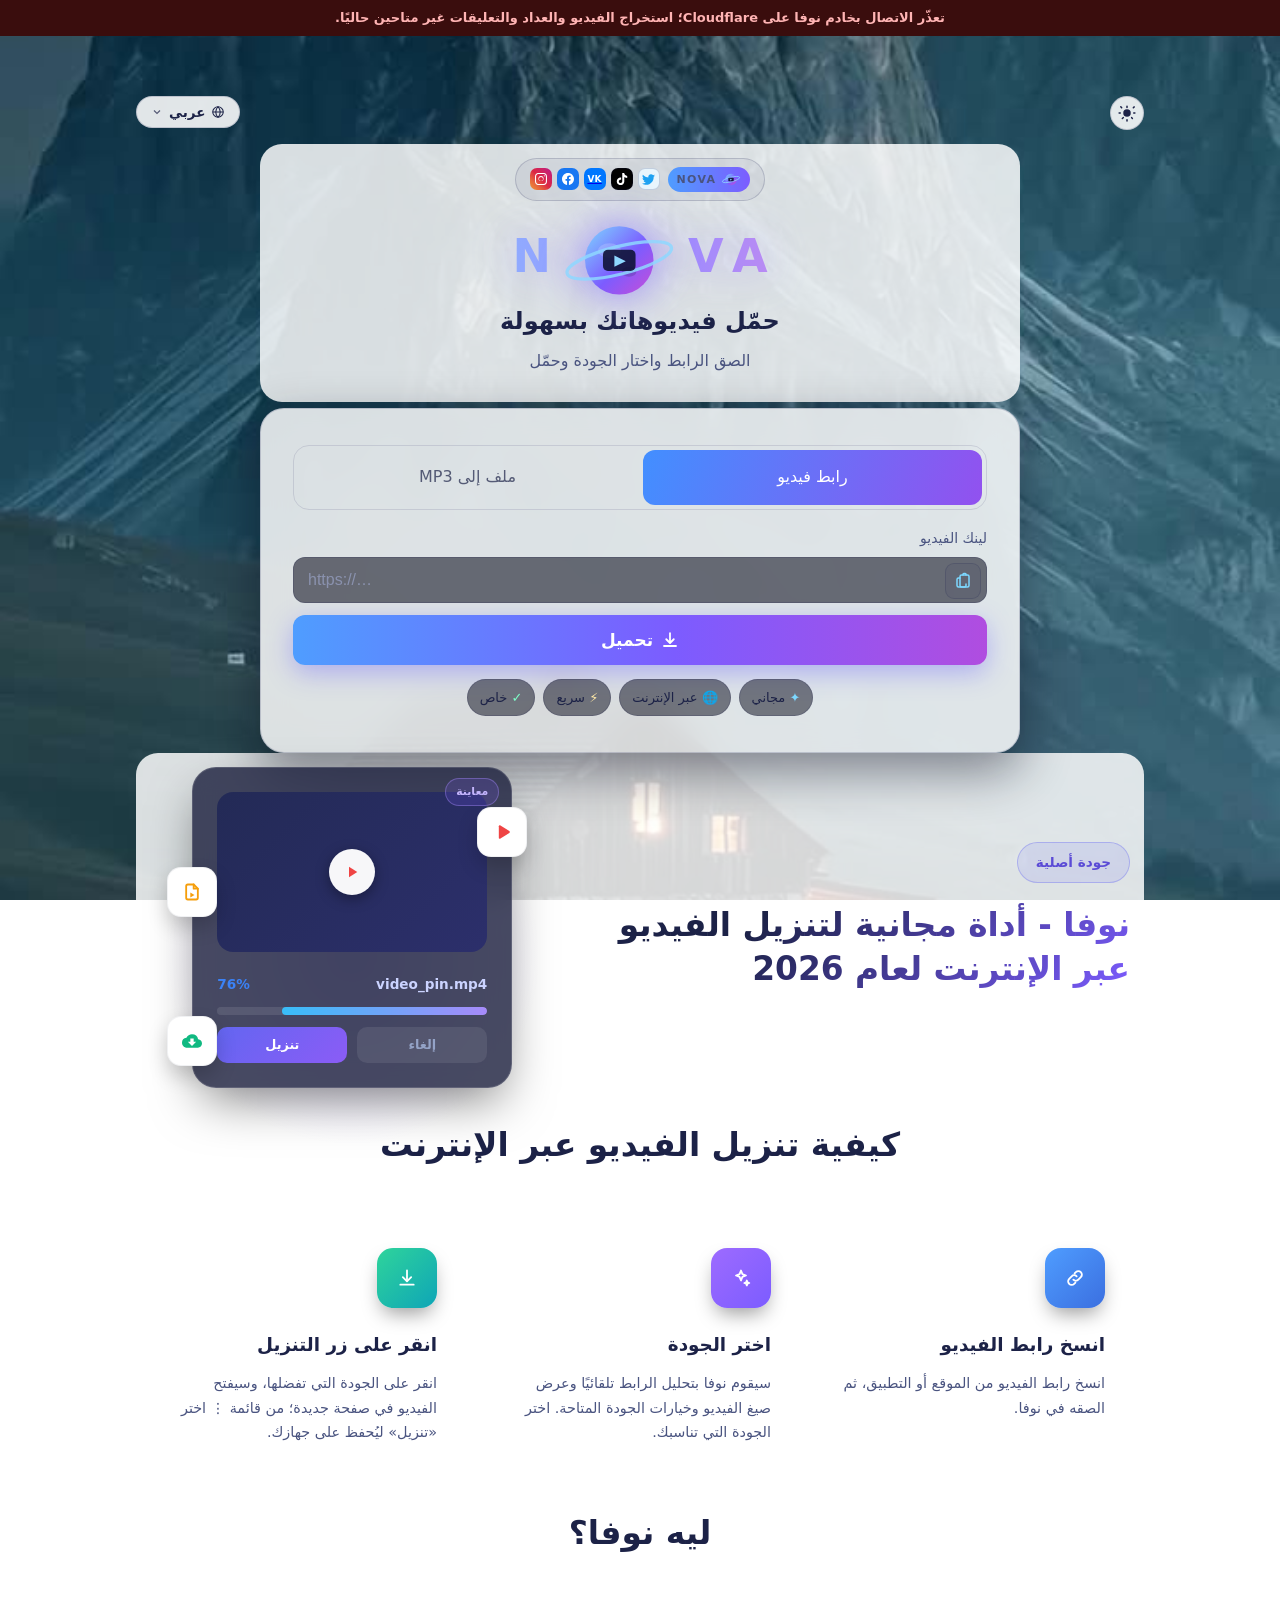
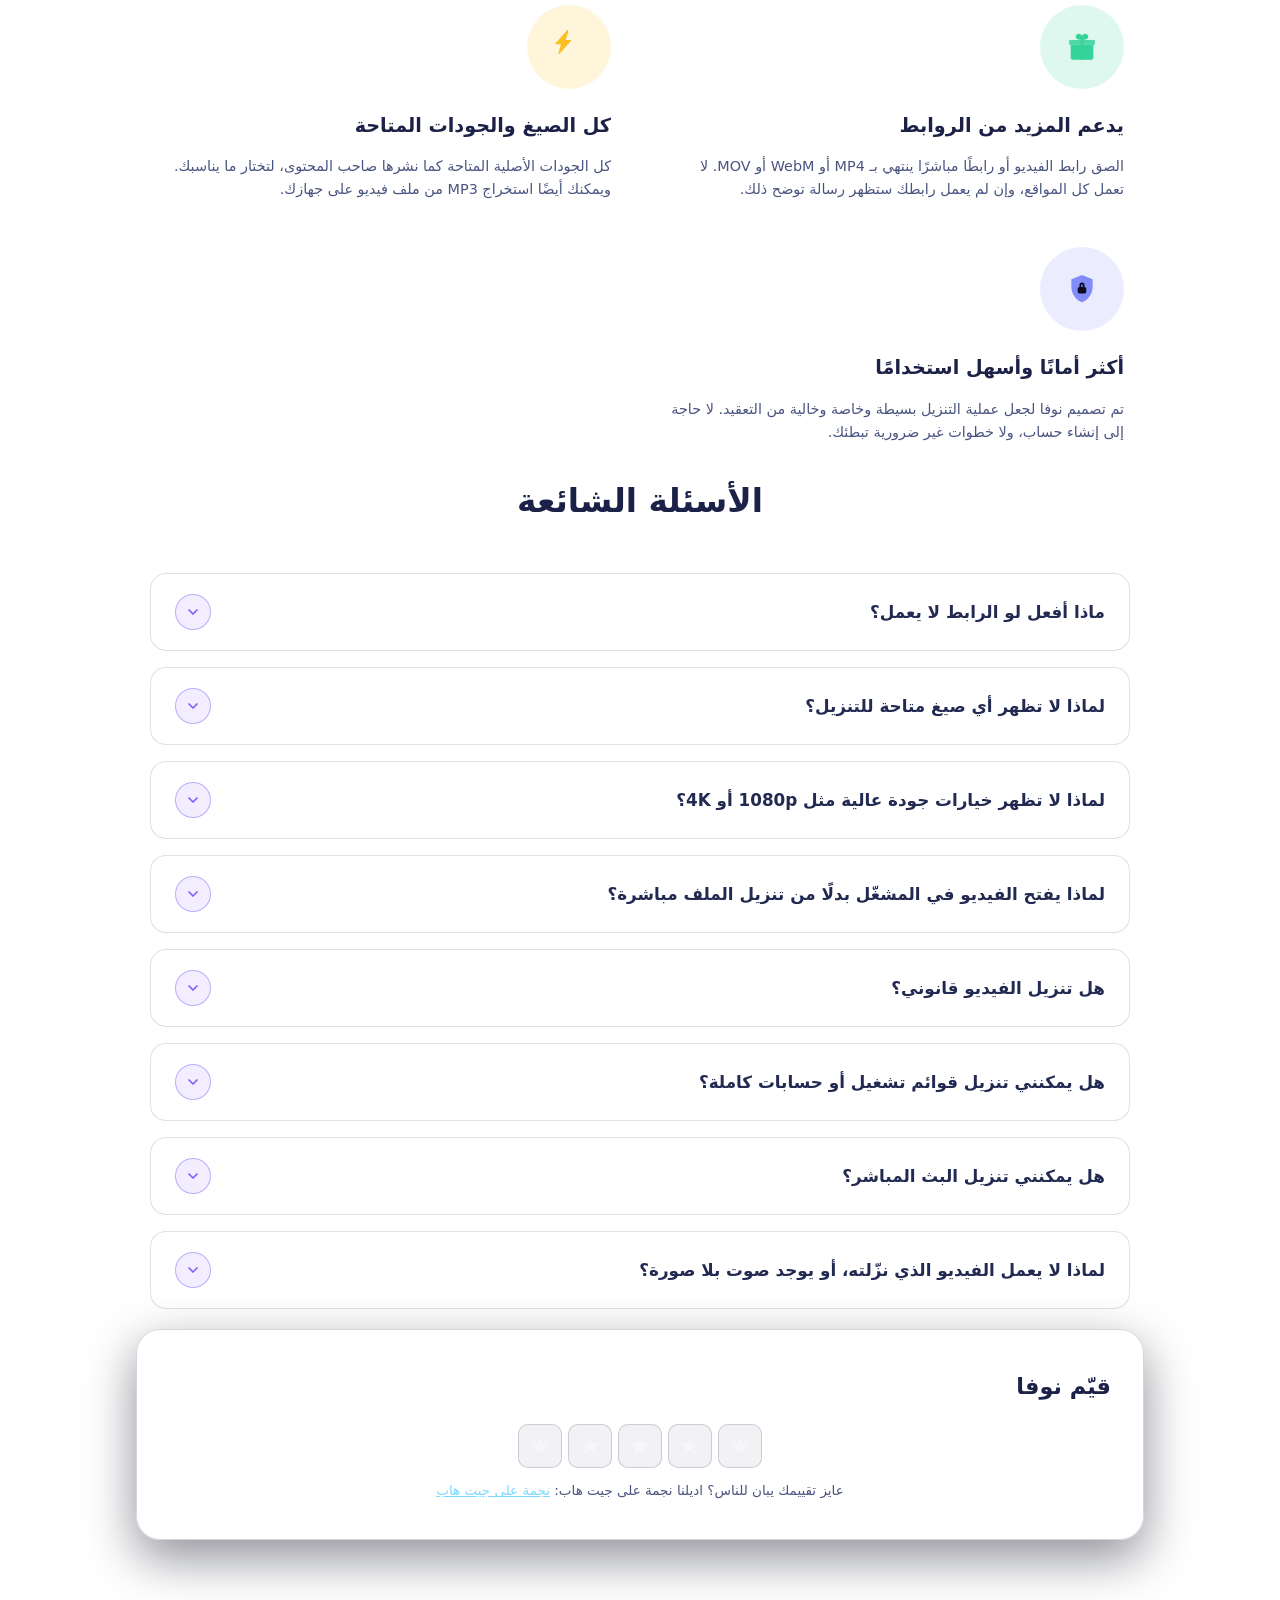
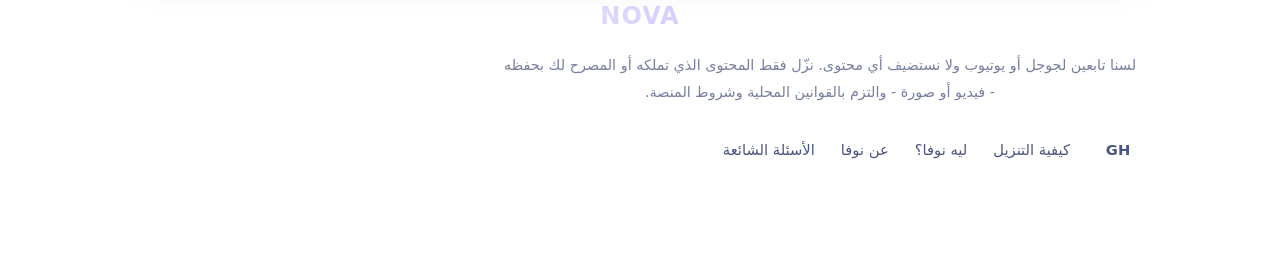
<file: index.html>
<!DOCTYPE html>
<html lang="ar" dir="rtl">
<head>
<meta charset="UTF-8">
<meta name="viewport" content="width=device-width, initial-scale=1.0">
<title>N O V A — حمّل فيديوهاتك بسهولة</title>
<meta name="description" content="نوفا: حمّل فيديوهاتك بسهولة - الصق الرابط واختار الجودة وحمّل. مجاني.">
<meta name="keywords" content="تحميل فيديو, video downloader, nova, نوفا">
<meta name="robots" content="index,follow">
<link rel="canonical" href="https://hady-6.github.io/nova/">
<meta name="theme-color" content="#0d1233">

<meta property="og:site_name" content="NOVA">
<meta property="og:type" content="website">
<meta property="og:title" content="N O V A — حمّل فيديوهاتك بسهولة">
<meta property="og:description" content="الصق اللينك، اختار الجودة، وحمّل. مجاني، وكل حاجة بتتم على جهازك.">
<meta property="og:url" content="https://hady-6.github.io/nova/">
<meta name="twitter:card" content="summary">
<meta name="twitter:title" content="N O V A — حمّل فيديوهاتك بسهولة">
<meta name="twitter:description" content="الصق اللينك، اختار الجودة، وحمّل. مجاني.">
<meta property="og:locale" content="ar_EG">
<script type="application/ld+json">
{"@context":"https://schema.org","@graph":[
{"@type":"WebSite","name":"NOVA — نوفا","alternateName":["NOVA","نوفا"],"url":"https://hady-6.github.io/nova/","description":"نوفا: أداة مجانية عبر الإنترنت لتحميل الفيديوهات من الروابط - بلا حساب ولا تعقيد.","inLanguage":"ar","keywords":"تحميل فيديو, تنزيل فيديو, نوفا, NOVA"},
{"@type":"WebApplication","name":"NOVA — نوفا","url":"https://hady-6.github.io/nova/","applicationCategory":"MultimediaApplication","operatingSystem":"Any","browserRequirements":"Requires JavaScript","inLanguage":["ar","en"],"offers":{"@type":"Offer","price":"0","priceCurrency":"USD"},"description":"الصق رابط الفيديو وحمّله مجانًا، أو استخرج الصوت MP3 من ملف فيديو على جهازك - استخراج الصوت من الملفات يتم محليًا على جهازك."}
]}
</script>
<link rel="icon" href="data:image/svg+xml,%3Csvg xmlns='http://www.w3.org/2000/svg' viewBox='0 0 32 32'%3E%3Ccircle cx='16' cy='16' r='13' fill='%237c5cff'/%3E%3Cellipse cx='16' cy='16' rx='20' ry='6' fill='none' stroke='%237dd8ff' stroke-width='2' transform='rotate(-18 16 16)'/%3E%3C/svg%3E">
<script>try{var st=localStorage.getItem('nova-theme');if(st==='light'||(st===null&&matchMedia('(prefers-color-scheme: light)').matches))document.documentElement.classList.add('light')}catch(e){}</script>
  <link rel="stylesheet" href="prepared-frontend/style.css?v=44">
<style>html.light #social-panel textarea,html.light #social-panel input{background:#fff;color:#1a2040;border:1px solid rgba(26,32,64,.35)}html.light #social-panel textarea::placeholder,html.light #social-panel input::placeholder{color:#5a6280;opacity:1}html:not(.light) #social-panel textarea::placeholder,html:not(.light) #social-panel input::placeholder{color:#aab4e0;opacity:1}</style>
<style>#stats-line{display:none!important}</style>
</head>
<body>
<video id="bgvid" class="bgvid" autoplay muted loop playsinline preload="auto" poster="media/2-bg-poster.jpg" aria-hidden="true"><source src="media/1-bg-muted.mp4" type="video/mp4"></video><div class="bgshade" aria-hidden="true"></div>
<div class="stars" aria-hidden="true"></div>
<div class="stars stars2" aria-hidden="true"></div>
<main class="card">

  <nav class="nav">
    <button id="theme-toggle" class="theme-btn" type="button" data-i18n-title="theme_title" title="الوضع الفاتح / الداكن">
      <svg class="ic-moon" viewBox="0 0 24 24" width="18" height="18" fill="currentColor" aria-hidden="true"><path d="M20.6 14.6A8.5 8.5 0 0 1 9.4 3.4a.7.7 0 0 0-.9-.9 10 10 0 1 0 13 13 .7.7 0 0 0-.9-.9z"/></svg>
      <svg class="ic-sun" viewBox="0 0 24 24" width="18" height="18" fill="currentColor" aria-hidden="true"><path d="M12 17a5 5 0 1 0 0-10 5 5 0 0 0 0 10zm0-15a1 1 0 0 1 1 1v1.5a1 1 0 0 1-2 0V3a1 1 0 0 1 1-1zm0 18a1 1 0 0 1 1 1v1.5a1 1 0 0 1-2 0V21a1 1 0 0 1 1-1zM3 11H1.5a1 1 0 0 0 0 2H3a1 1 0 0 0 0-2zm19.5 0H21a1 1 0 0 0 0 2h1.5a1 1 0 0 0 0-2zM5.6 4.2 4.5 3A1 1 0 0 0 3 4.4l1.1 1.1a1 1 0 1 0 1.5-1.3zm14.3 14.3-1.1-1.1a1 1 0 0 0-1.4 1.4l1 1.1a1 1 0 0 0 1.5-1.4zM20.9 3 19.8 4.2a1 1 0 1 0 1.4 1.4l1.1-1.1A1 1 0 0 0 21 3zM6.2 17.5l-1.1 1a1 1 0 1 0 1.4 1.5l1.1-1.1a1 1 0 1 0-1.4-1.4z"/></svg>
    </button>
    <div class="langdd" id="langdd">
      <button id="lang-btn" class="lang" type="button" aria-haspopup="listbox" aria-expanded="false" aria-label="Language">
        <svg viewBox="0 0 24 24" width="14" height="14" fill="none" stroke="currentColor" stroke-width="1.8" aria-hidden="true"><circle cx="12" cy="12" r="9"/><path d="M3 12h18M12 3c2.5 2.6 3.9 5.7 3.9 9s-1.4 6.4-3.9 9c-2.5-2.6-3.9-5.7-3.9-9S9.5 5.6 12 3z"/></svg>
        <span id="lang-current">عربي</span>
        <svg class="chev" viewBox="0 0 24 24" width="12" height="12" fill="none" stroke="currentColor" stroke-width="2.4" aria-hidden="true"><path d="M6 9l6 6 6-6"/></svg>
      </button>
      <div class="lang-menu" id="lang-menu" role="listbox" hidden></div>
    </div>
  </nav>

  <header>
    <p class="pill"><a class="badge novareset" href="./" aria-label="NOVA - إعادة تحميل الصفحة" title="NOVA"><svg viewBox="86 56 148 96" width="20" height="14" role="img" aria-hidden="true"><circle cx="160" cy="108" r="42" fill="url(#planet)"/><ellipse cx="160" cy="108" rx="66" ry="17" fill="none" stroke="#8fd8ff" stroke-width="6" opacity=".9" transform="rotate(-14 160 108)"/><g transform="translate(160 108)"><rect x="-20" y="-13" width="40" height="26" rx="6" fill="#0d1233" opacity=".9"/><path d="M-6 -6l14 7-14 7z" fill="#8fd8ff"/></g></svg><span class="novareset-t">NOVA</span></a>
      <span class="picons" aria-hidden="true">
        <a class="plink" href="https://www.instagram.com/" target="_blank" rel="noopener" aria-label="Instagram"><span class="ptile ig" title="Instagram"><svg viewBox="0 0 24 24" width="12" height="12" fill="#fff" role="img"><path d="M12 0C8.74 0 8.333.015 7.053.072 5.775.132 4.905.333 4.14.63c-.789.306-1.459.717-2.126 1.384S.935 3.35.63 4.14C.333 4.905.131 5.775.072 7.053.012 8.333 0 8.74 0 12s.015 3.667.072 4.947c.06 1.277.261 2.148.558 2.913.306.788.717 1.459 1.384 2.126.667.666 1.336 1.079 2.126 1.384.766.296 1.636.499 2.913.558C8.333 23.988 8.74 24 12 24s3.667-.015 4.947-.072c1.277-.06 2.148-.262 2.913-.558.788-.306 1.459-.718 2.126-1.384.666-.667 1.079-1.335 1.384-2.126.296-.765.499-1.636.558-2.913.06-1.28.072-1.687.072-4.947s-.015-3.667-.072-4.947c-.06-1.277-.262-2.149-.558-2.913-.306-.789-.718-1.459-1.384-2.126C21.319 1.347 20.651.935 19.86.63c-.765-.297-1.636-.499-2.913-.558C15.667.012 15.26 0 12 0zm0 2.16c3.203 0 3.585.016 4.85.071 1.17.055 1.805.249 2.227.415.562.217.96.477 1.382.896.419.42.679.819.896 1.381.164.422.36 1.057.413 2.227.057 1.266.07 1.646.07 4.85s-.015 3.585-.074 4.85c-.061 1.17-.256 1.805-.421 2.227-.224.562-.479.96-.899 1.382-.419.419-.824.679-1.38.896-.42.164-1.065.36-2.235.413-1.274.057-1.649.07-4.859.07-3.211 0-3.586-.015-4.859-.074-1.171-.061-1.816-.256-2.236-.421-.569-.224-.96-.479-1.379-.899-.421-.419-.69-.824-.9-1.38-.165-.42-.359-1.065-.42-2.235-.045-1.26-.061-1.649-.061-4.844 0-3.196.016-3.586.061-4.861.061-1.17.255-1.814.42-2.234.21-.57.479-.96.9-1.381.419-.419.81-.689 1.379-.898.42-.166 1.051-.361 2.221-.421 1.275-.045 1.65-.06 4.859-.06l.045.03zm0 3.678a5.162 5.162 0 1 0 0 10.324 5.162 5.162 0 0 0 0-10.324zM12 16c-2.21 0-4-1.79-4-4s1.79-4 4-4 4 1.79 4 4-1.79 4-4 4zm7.846-10.405a1.206 1.206 0 0 1-2.41 0 1.206 1.206 0 0 1 2.41 0z"/></svg></span></a>
        <a class="plink" href="https://www.facebook.com/" target="_blank" rel="noopener" aria-label="Facebook"><span class="ptile fb" title="Facebook"><svg viewBox="0 0 24 24" width="12" height="12" fill="#fff" role="img"><path d="M24 12.073c0-6.627-5.373-12-12-12s-12 5.373-12 12c0 5.99 4.388 10.954 10.125 11.854v-8.385H7.078v-3.47h3.047V9.43c0-3.007 1.792-4.669 4.533-4.669 1.312 0 2.686.235 2.686.235v2.953H15.83c-1.491 0-1.956.925-1.956 1.874v2.25h3.328l-.532 3.47h-2.796v8.385C19.612 23.027 24 18.062 24 12.073z"/></svg></span></a>
        <a class="plink" href="https://vk.com/" target="_blank" rel="noopener" aria-label="VK"><span class="ptile vk" title="VK">VK</span></a>
        <a class="plink" href="https://www.tiktok.com/" target="_blank" rel="noopener" aria-label="TikTok"><span class="ptile tt" title="TikTok"><svg viewBox="0 0 24 24" width="12" height="12" fill="#fff" role="img"><path d="M12.525.02c1.31-.02 2.61-.01 3.91-.02.08 1.53.63 3.09 1.75 4.17 1.12 1.11 2.7 1.62 4.24 1.79v4.03c-1.44-.05-2.89-.35-4.2-.97-.57-.26-1.1-.59-1.62-.93-.01 2.92.01 5.84-.02 8.75-.08 1.4-.54 2.79-1.35 3.94-1.31 1.92-3.58 3.17-5.91 3.21-1.43.08-2.86-.31-4.08-1.03-2.02-1.19-3.44-3.37-3.65-5.71-.02-.5-.03-1-.01-1.49.18-1.9 1.12-3.72 2.58-4.96 1.66-1.44 3.98-2.13 6.15-1.72.02 1.48-.04 2.96-.04 4.44-.99-.32-2.15-.23-3.02.37-.63.41-1.11 1.04-1.36 1.75-.21.51-.15 1.07-.14 1.61.24 1.64 1.82 3.02 3.5 2.87 1.12-.01 2.19-.66 2.77-1.61.19-.33.4-.67.41-1.06.1-1.79.06-3.57.07-5.36.01-4.03-.01-8.05.02-12.07z"/></svg></span></a>
        <a class="plink" href="https://x.com/" target="_blank" rel="noopener" aria-label="Twitter"><span class="ptile tw" title="Twitter"><svg viewBox="0 0 24 24" width="13" height="13" fill="#1DA1F2" role="img"><path d="M23.953 4.57a10 10 0 0 1-2.825.775 4.958 4.958 0 0 0 2.163-2.723c-.951.555-2.005.959-3.127 1.184a4.92 4.92 0 0 0-8.384 4.482C7.69 8.095 4.067 6.13 1.64 3.162a4.822 4.822 0 0 0-.666 2.475c0 1.71.87 3.213 2.188 4.096a4.904 4.904 0 0 1-2.228-.616v.06a4.923 4.923 0 0 0 3.946 4.827 4.996 4.996 0 0 1-2.212.085 4.936 4.936 0 0 0 4.604 3.417 9.867 9.867 0 0 1-6.102 2.105c-.39 0-.779-.023-1.17-.067a13.995 13.995 0 0 0 7.557 2.209c9.053 0 13.998-7.496 13.998-13.985 0-.21 0-.42-.015-.63A9.935 9.935 0 0 0 24 4.59z"/></svg></span></a>
      </span>
    </p>
    <svg width="0" height="0" style="position:absolute" aria-hidden="true"><defs>
        <linearGradient id="planet" x1="0" y1="0" x2="1" y2="1">
          <stop offset="0" stop-color="#7dd8ff"/><stop offset=".55" stop-color="#7c5cff"/><stop offset="1" stop-color="#c94dd8"/>
        </linearGradient>
        <linearGradient id="arrow" x1="0" y1="0" x2="0" y2="1">
          <stop offset="0" stop-color="#8fe3ff"/><stop offset="1" stop-color="#b79bff"/>
        </linearGradient>
        <radialGradient id="glow" cx=".5" cy=".5" r=".5">
          <stop offset="0" stop-color="#7c5cff" stop-opacity=".55"/><stop offset="1" stop-color="#7c5cff" stop-opacity="0"/>
        </radialGradient>
    </defs></svg>
    <p class="brand" dir="ltr"><span class="bl">N</span><svg class="brand-o" viewBox="86 56 148 96" role="img" aria-label="O"><circle cx="160" cy="108" r="42" fill="url(#planet)"/><ellipse cx="148" cy="96" rx="14" ry="9" fill="#ffffff" opacity=".18"/><ellipse cx="172" cy="122" rx="9" ry="6" fill="#0d1233" opacity=".18"/><ellipse cx="160" cy="108" rx="66" ry="17" fill="none" stroke="#8fd8ff" stroke-width="4" opacity=".85" transform="rotate(-14 160 108)"/><g transform="translate(160 108)"><rect x="-20" y="-13" width="40" height="26" rx="6" fill="#0d1233" opacity=".88"/><path d="M-6 -6l14 7-14 7z" fill="#8fd8ff"/></g></svg><span class="bl">V</span><span class="bl">A</span></p>
    <h1 data-i18n="h1">حمّل فيديوهاتك بسهولة</h1>
    <p class="intro" data-i18n="sub">الصق الرابط واختار الجودة وحمّل</p>
  </header>

  <section class="panel" id="go-panel">
    <label for="url" data-i18n="url_label">لينك الفيديو</label>
    <div class="urlrow">
      <input id="url" type="url" inputmode="url" autocomplete="off" placeholder="https://…" data-i18n-ph="ph">
      <button id="paste" class="paste" type="button" data-i18n-title="paste_title" title="لصق" aria-label="لصق">
        <svg viewBox="0 0 24 24" width="18" height="18" fill="none" stroke="currentColor" stroke-width="2" stroke-linecap="round" stroke-linejoin="round"><rect x="8" y="4" width="12" height="16" rx="2"/><path d="M8 8H6a2 2 0 0 0-2 2v8a2 2 0 0 0 2 2h8a2 2 0 0 0 2-2v-2"/><path d="M12 4V3a1 1 0 0 1 1-1h2a1 1 0 0 1 1 1v1"/></svg>
      </button>
    </div>
    <button id="go" class="primary big" type="button">
      <svg viewBox="0 0 24 24" width="18" height="18" fill="none" stroke="currentColor" stroke-width="2.4" stroke-linecap="round" stroke-linejoin="round"><path d="M12 3v12"/><path d="M7 11l5 5 5-5"/><path d="M4 20h16"/></svg>
      <span data-i18n="go">تحميل</span>
    </button>
    <div id="msg" role="status" aria-live="polite"></div>
    <div class="chips">
      <span class="chip"><i class="dot dc">✦</i> <span data-i18n="chip_free">مجاني</span></span>
      
      <span class="chip"><i class="dot dc">🌐</i> <span data-i18n="chip_online">عبر الإنترنت</span></span>
      <span class="chip"><i class="dot dy">⚡</i> <span data-i18n="chip_fast">سريع</span></span>
      <span class="chip"><i class="dot dg">✓</i> <span data-i18n="chip_private">خاص</span></span>
    </div>
  </section>

  <section id="pin-result" class="panel" hidden>
    <h2><svg class="ic" viewBox="0 0 24 24" width="20" height="20" fill="none" stroke="url(#planet)" stroke-width="2" stroke-linecap="round"><path d="M4 7h16M4 12h10M4 17h13"/></svg> <span data-i18n="choose_quality">اختار الجودة</span></h2>
    <p id="pin-title"></p>
    <div id="variants" class="stack"></div>
  </section>

  <section id="direct-result" class="panel" hidden>
    <h2><span data-i18n="ready_t">جاهز يتحمّل</span></h2>
    <div class="stack"><button id="dl-direct" class="primary" type="button" data-i18n="dl_btn">تحميل الفيديو</button></div>
    <div id="direct-fallback" class="note" hidden>
      <strong data-i18n="fallback_t">التحميل المباشر متعذر</strong>
      <span data-i18n="fallback_b">الموقع اللي عليه الفيديو مانع التحميل من هنا. افتحه من اللينك ده واحفظه من ⋮ ثم «تنزيل»:</span>
      <a id="direct-open" href="#" target="_blank" rel="noopener" data-i18n="fallback_open">فتح الفيديو</a>
    </div>
    <div id="direct-ok" class="note ok" hidden><strong data-i18n="ok_t">اتحمّل ✓</strong> <span data-i18n="ok_b">الفيديو نزل على جهازك.</span></div>
  </section>

  <section class="panel low about" id="about">
    <div class="about-txt">
      <span class="pill-mini" data-i18n="about_chip">جودة أصلية</span>
      <h2><span data-i18n="about_h">نوفا - أداة مجانية لتنزيل الفيديو عبر الإنترنت لعام 2026</span></h2>
    </div>
    <div class="about-mock" aria-hidden="true">
      <div class="mock-blob"></div>
      <div class="mock-card"><span class="mock-demo" data-i18n="mock_demo">معاينة</span>
        <div class="mock-video"><span class="mock-play"><svg viewBox="0 0 24 24" width="18" height="18" fill="#ef4444"><path d="M8 5v14l11-7z"/></svg></span></div>
        <div class="mock-row"><span class="mock-file" dir="ltr">video_pin.mp4</span><span class="mock-pct">85%</span></div>
        <div class="mock-bar"><span></span></div>
        <div class="mock-btns"><span class="mock-cancel" data-i18n="mock_cancel">إلغاء</span><span class="mock-dl" data-i18n="mock_dl">تنزيل</span></div>
      </div>
      <span class="float-ic fi-link" title="تشغيل الفيديو"><svg viewBox="0 0 24 24" width="22" height="22" fill="#ef4444"><path d="M8.5 5.8v12.4c0 .9 1 1.5 1.8 1l9.7-6.2c.7-.5.7-1.5 0-2L10.3 4.8c-.8-.5-1.8.1-1.8 1z"/></svg></span>
      <span class="float-ic fi-vid"><svg viewBox="0 0 24 24" width="20" height="20" fill="none" stroke="#f59e0b" stroke-width="2.2" stroke-linecap="round" stroke-linejoin="round"><path d="M14 3H7a2 2 0 0 0-2 2v14a2 2 0 0 0 2 2h10a2 2 0 0 0 2-2V8z"/><path d="M14 3v5h5"/><path d="M10 12.5l5 3-5 3z" fill="#f59e0b" stroke="none"/></svg></span>
      <span class="float-ic fi-dl"><svg viewBox="0 0 24 24" width="20" height="20" fill="#10b981"><path d="M19.35 10.04A7.49 7.49 0 0 0 12 4C9.11 4 6.6 5.64 5.35 8.04A5.994 5.994 0 0 0 0 14c0 3.31 2.69 6 6 6h13c2.76 0 5-2.24 5-5 0-2.64-2.05-4.78-4.65-4.96zM17 13l-5 5-5-5h3V9h4v4h3z"/></svg></span>
    </div>
  </section>

  <section class="panel low how-sec" id="how">
    <h2><span data-i18n="how_h">كيفية تنزيل الفيديو عبر الإنترنت</span></h2>
    <div class="steps">
      <div class="step">
        <span class="tile blue"><svg viewBox="0 0 24 24" width="20" height="20" fill="none" stroke="#fff" stroke-width="2.2" stroke-linecap="round"><path d="M10 14a4 4 0 0 0 6 0l3-3a4 4 0 0 0-6-6l-1.5 1.5"/><path d="M14 10a4 4 0 0 0-6 0l-3 3a4 4 0 0 0 6 6l1.5-1.5"/></svg></span>
        <div><strong data-i18n="step1_t">انسخ رابط الفيديو</strong><p data-i18n="step1_b">انسخ رابط الفيديو من الموقع أو التطبيق، ثم الصقه في نوفا.</p></div>
      </div>
      <div class="step">
        <span class="tile violet"><svg viewBox="0 0 24 24" width="20" height="20" fill="none" stroke="#fff" stroke-width="2.2" stroke-linecap="round" stroke-linejoin="round"><path d="M12 3l1.7 4.3L18 9l-4.3 1.7L12 15l-1.7-4.3L6 9l4.3-1.7z"/><path d="M19 15l.8 2.2L22 18l-2.2.8L19 21l-.8-2.2L16 18l2.2-.8z"/></svg></span>
        <div><strong data-i18n="step2_t">اختر الجودة</strong><p data-i18n="step2_b">سيقوم نوفا بتحليل الرابط تلقائيًا وعرض صيغ الفيديو وخيارات الجودة المتاحة. اختر الجودة التي تناسبك.</p></div>
      </div>
      <div class="step">
        <span class="tile green"><svg viewBox="0 0 24 24" width="20" height="20" fill="none" stroke="#fff" stroke-width="2.2" stroke-linecap="round" stroke-linejoin="round"><path d="M12 3v12"/><path d="M7 11l5 5 5-5"/><path d="M4 20h16"/></svg></span>
        <div><strong data-i18n="step3_t">انقر على زر التنزيل</strong><p data-i18n="step3_b">انقر على الجودة التي تفضلها، وسيفتح الفيديو في صفحة جديدة؛ من قائمة ⋮ اختر «تنزيل» ليُحفظ على جهازك.</p></div>
      </div>
    </div>
  </section>


  <section class="panel low why-sec" id="why">
    <h2><span data-i18n="feat_h">ليه نوفا؟</span></h2>
    <div class="feat">
      <div class="cell cm">
        <span class="bubble"><svg viewBox="0 0 24 24" width="30" height="30" fill="currentColor"><path d="M4 10.5h16v9a1.5 1.5 0 0 1-1.5 1.5h-13A1.5 1.5 0 0 1 4 19.5v-9z"/><path d="M3 7h18v3.5H3z" opacity=".85"/><path d="M11 7h2v14h-2z" opacity=".85"/><path d="M12 7s-4.5.2-4.5-2.6A2.25 2.25 0 0 1 12 5.6 2.25 2.25 0 0 1 16.5 4.4C16.5 7.2 12 7 12 7z"/></svg></span>
        <strong data-i18n="feat5_t">يدعم المزيد من الروابط</strong>
        <p data-i18n="feat5_b">الصق رابط الفيديو أو رابطًا مباشرًا ينتهي بـ MP4 أو WebM أو MOV. لا تعمل كل المواقع، وإن لم يعمل رابطك ستظهر رسالة توضح ذلك.</p>
      </div>
      <div class="cell ca">
        <span class="bubble"><svg viewBox="0 0 24 24" width="30" height="30" fill="currentColor"><path d="M11.25.68a.5.5 0 0 1 .23.58L9.68 7H13a.5.5 0 0 1 .36.84l-8 9a.5.5 0 0 1-.84-.49L6.32 10H3a.5.5 0 0 1-.36-.84l8-9a.5.5 0 0 1 .61-.48z"/></svg></span>
        <strong data-i18n="feat1_t">كل الصيغ والجودات المتاحة</strong>
        <p data-i18n="feat1_b">كل الجودات الأصلية المتاحة كما نشرها صاحب المحتوى، لتختار ما يناسبك. ويمكنك أيضًا استخراج MP3 من ملف فيديو على جهازك.</p>
      </div>
      <div class="cell cl">
        <span class="bubble"><svg viewBox="0 0 24 24" width="30" height="30" fill="currentColor"><path d="M12 2.2l7.5 3v5.3c0 4.8-3.2 9.2-7.5 10.9-4.3-1.7-7.5-6.1-7.5-10.9V5.2l7.5-3z"/><rect x="9" y="10.5" width="6" height="4.6" rx="1.2" fill="#0d0a1f"/><path d="M10.2 10.5V9.2a1.8 1.8 0 0 1 3.6 0v1.3h-1.3V9.2a.5.5 0 0 0-1 0v1.3h-1.3z" fill="#0d0a1f"/></svg></span>
        <strong data-i18n="feat6_t">أكثر أمانًا وأسهل استخدامًا</strong>
        <p data-i18n="feat6_b">تم تصميم نوفا لجعل عملية التنزيل بسيطة وخاصة وخالية من التعقيد. لا حاجة إلى إنشاء حساب، ولا خطوات غير ضرورية تبطئك.</p>
      </div>

    </div>
  </section>



  <section class="panel low faq-sec" id="faq">
    <h2><span data-i18n="faq_h">الأسئلة الشائعة</span></h2>
    <details>
      <summary data-i18n="faq1_q">ماذا أفعل لو الرابط لا يعمل؟</summary>
      <p data-i18n="faq1_a">افتح الرابط في المتصفح وانسخ العنوان الكامل من شريط العنوان ثم الصقه هنا. بعض الفيديوهات لا يمكن تنزيلها لأن الموقع لا يشارك بياناتها.</p>
    </details>
    <details>
      <summary data-i18n="faq2_q">لماذا لا تظهر أي صيغ متاحة للتنزيل؟</summary>
      <p data-i18n="faq2_a">قد يكون البين قد حُذف أو جُعل خاصًا (سريًا)، أو أن الرابط يحتوي على صورة وليس فيديو. يرجى التحقق من الرسالة المعروضة على الصفحة لمزيد من التفاصيل.</p>
    </details>
    <details>
      <summary data-i18n="faq8_q">لماذا لا تظهر خيارات جودة عالية مثل 1080p أو 4K؟</summary>
      <p data-i18n="faq8_a">تعتمد خيارات الجودة المتاحة على الفيديو الأصلي في المصدر. نعرض أعلى درجات الدقة المتوفرة فعلًا، لكن بعض الفيديوهات لا توفر نسخًا بدقة 1080p أو أعلى لأن صاحب المحتوى نشرها هكذا.</p>
    </details>
    <details>
      <summary data-i18n="faq3_q">لماذا يفتح الفيديو في المشغّل بدلًا من تنزيل الملف مباشرة؟</summary>
      <p data-i18n="faq3_a">مع بعض الفيديوهات قد يفتح زر التنزيل الفيديو في المتصفح بدل أن يبدأ التنزيل، لأن بعض المواقع تمنع التحميل بضغطة واحدة. إذا حدث ذلك، افتح قائمة النقاط الثلاث ⋮ في المشغل واختر «تنزيل».</p>
    </details>
    <details>
      <summary data-i18n="faq7_q">هل تنزيل الفيديو قانوني؟</summary>
      <p data-i18n="faq7_a">يعتمد ذلك على القوانين المحلية في بلدك وعلى طريقة استخدامك للمحتوى. نزّل فقط الفيديوهات التي تملكها، أو الموجودة ضمن الملكية العامة، أو التي لديك إذن بحفظها.</p>
    </details>
    <details>
      <summary data-i18n="faq6_q">هل يمكنني تنزيل قوائم تشغيل أو حسابات كاملة؟</summary>
      <p data-i18n="faq6_a">لا، تنزيل قوائم التشغيل والحسابات الكاملة غير مدعوم حاليًا. لتنزيل عدة فيديوهات، انسخ كل رابط والصقه بشكل منفصل.</p>
    </details>
    <details>
      <summary data-i18n="faq9_q">هل يمكنني تنزيل البث المباشر؟</summary>
      <p data-i18n="faq9_a">لا، لا يمكن تنزيل البث المباشر أثناء استمراره. بعد انتهاء البث ونشر الفيديو كاملًا في المصدر، يمكن تنزيله بالطريقة المعتادة.</p>
    </details>
    <details>
      <summary data-i18n="faq10_q">لماذا لا يعمل الفيديو الذي نزّلته، أو يوجد صوت بلا صورة؟</summary>
      <p data-i18n="faq10_a">جرّب جودة أخرى من القائمة وأعد التنزيل. بعض الروابط تكون فيديو بلا صوت من المصدر نفسه، وبعض المشغّلات لا تدعم كل الصيغ - جرّب مشغّلًا أحدث أو افتح الملف في المتصفح.</p>
    </details>
  </section>

  <section class="panel" id="rate-panel">
    <h2><span data-i18n="rate_h">قيّم نوفا</span></h2>
    <div class="stars-input" id="rate-stars" role="radiogroup" aria-label="rating">
      <button type="button" data-star="1" aria-label="1">★</button>
      <button type="button" data-star="2" aria-label="2">★</button>
      <button type="button" data-star="3" aria-label="3">★</button>
      <button type="button" data-star="4" aria-label="4">★</button>
      <button type="button" data-star="5" aria-label="5">★</button>
    </div>
    <p class="rate-note"><span data-i18n="rate_pub">عايز تقييمك يبان للناس؟ اديلنا نجمة على جيت هاب:</span> <a href="https://github.com/hady-6/nova" target="_blank" rel="noopener" data-i18n="rate_gh">نجمة على جيت هاب</a></p>
  </section>

  <footer>
    <div class="foot-brand" dir="ltr">NOVA</div>
    <p class="advice" data-i18n="footer2">لسنا تابعين لأي منصة ولا نستضيف أي محتوى. نزّل فقط المحتوى الذي تملكه أو المصرح لك بحفظه - فيديو أو صورة - والتزم بالقوانين المحلية وشروط المنصة.</p>
    <div class="foot-links">
      <a class="foot-gh" href="https://github.com/hady-6/nova" target="_blank" rel="noopener" title="GitHub" dir="ltr">GH</a>
      <a href="#how" data-i18n="foot_how">كيفية التنزيل</a>
      <a href="#why" data-i18n="foot_why">ليه نوفا؟</a>
      <a href="#about" data-i18n="foot_about">عن نوفا</a>
      <a href="#faq" data-i18n="foot_faq">الأسئلة الشائعة</a>
    </div>
    <p id="stats-line" class="stats-line" hidden></p>
  </footer>
</main>
<script>
var as=document.createElement('script');as.src='audio.js?v=4';document.body.appendChild(as);
var NB='https://nova-api.alaziziya7.workers.dev';
var ac=new AbortController();setTimeout(function(){ac.abort()},6000);
fetch(NB+'/api/health',{signal:ac.signal}).then(function(r){return r.ok&&r.json()}).then(function(j){return !!(j&&j.ok)}).catch(function(){return false}).then(function(alive){
fetch('nova-app.js?v=4').then(function(r){return r.text()}).then(function(t){
 if(!alive){
  var bn=document.createElement('div');bn.dir='rtl';bn.style.cssText='background:#3a0d0d;color:#ffb4b4;font:600 13px/1.5 system-ui,sans-serif;padding:8px 12px;text-align:center';bn.textContent='تعذّر الاتصال بخادم نوفا على Cloudflare؛ استخراج الفيديو والعداد والتعليقات غير متاحين حاليًا.';document.body.insertBefore(bn,document.body.firstChild);
  var e0=document.createElement('script');e0.textContent=t;document.body.appendChild(e0);
  document.dispatchEvent(new Event('DOMContentLoaded'));
  return;
 }
 t=t.replace("const NOVA_BACKEND = '';","const NOVA_BACKEND = 'https://nova-api.alaziziya7.workers.dev';").replace("const NOVA_PROXY = false;","const NOVA_PROXY = false;");
 var e=document.createElement('script');e.textContent=t;document.body.appendChild(e);
 document.dispatchEvent(new Event('DOMContentLoaded'));
 var rs=document.createElement('script');rs.src='reviews.js?v=3';rs.onload=function(){var o=window.novaSocialPaint;window.novaSocialPaint=function(){if(o)o();if(window.novaReviewsPaint)window.novaReviewsPaint()}};document.body.appendChild(rs);
 var c=document.querySelector('[data-i18n=chip_private]');if(c&&c.parentNode)c.parentNode.remove();var c2=document.querySelector('[data-i18n=chip_nolimits]');if(c2&&c2.parentNode)c2.parentNode.remove();
});
});
</script>
</body>
</html>
</file>
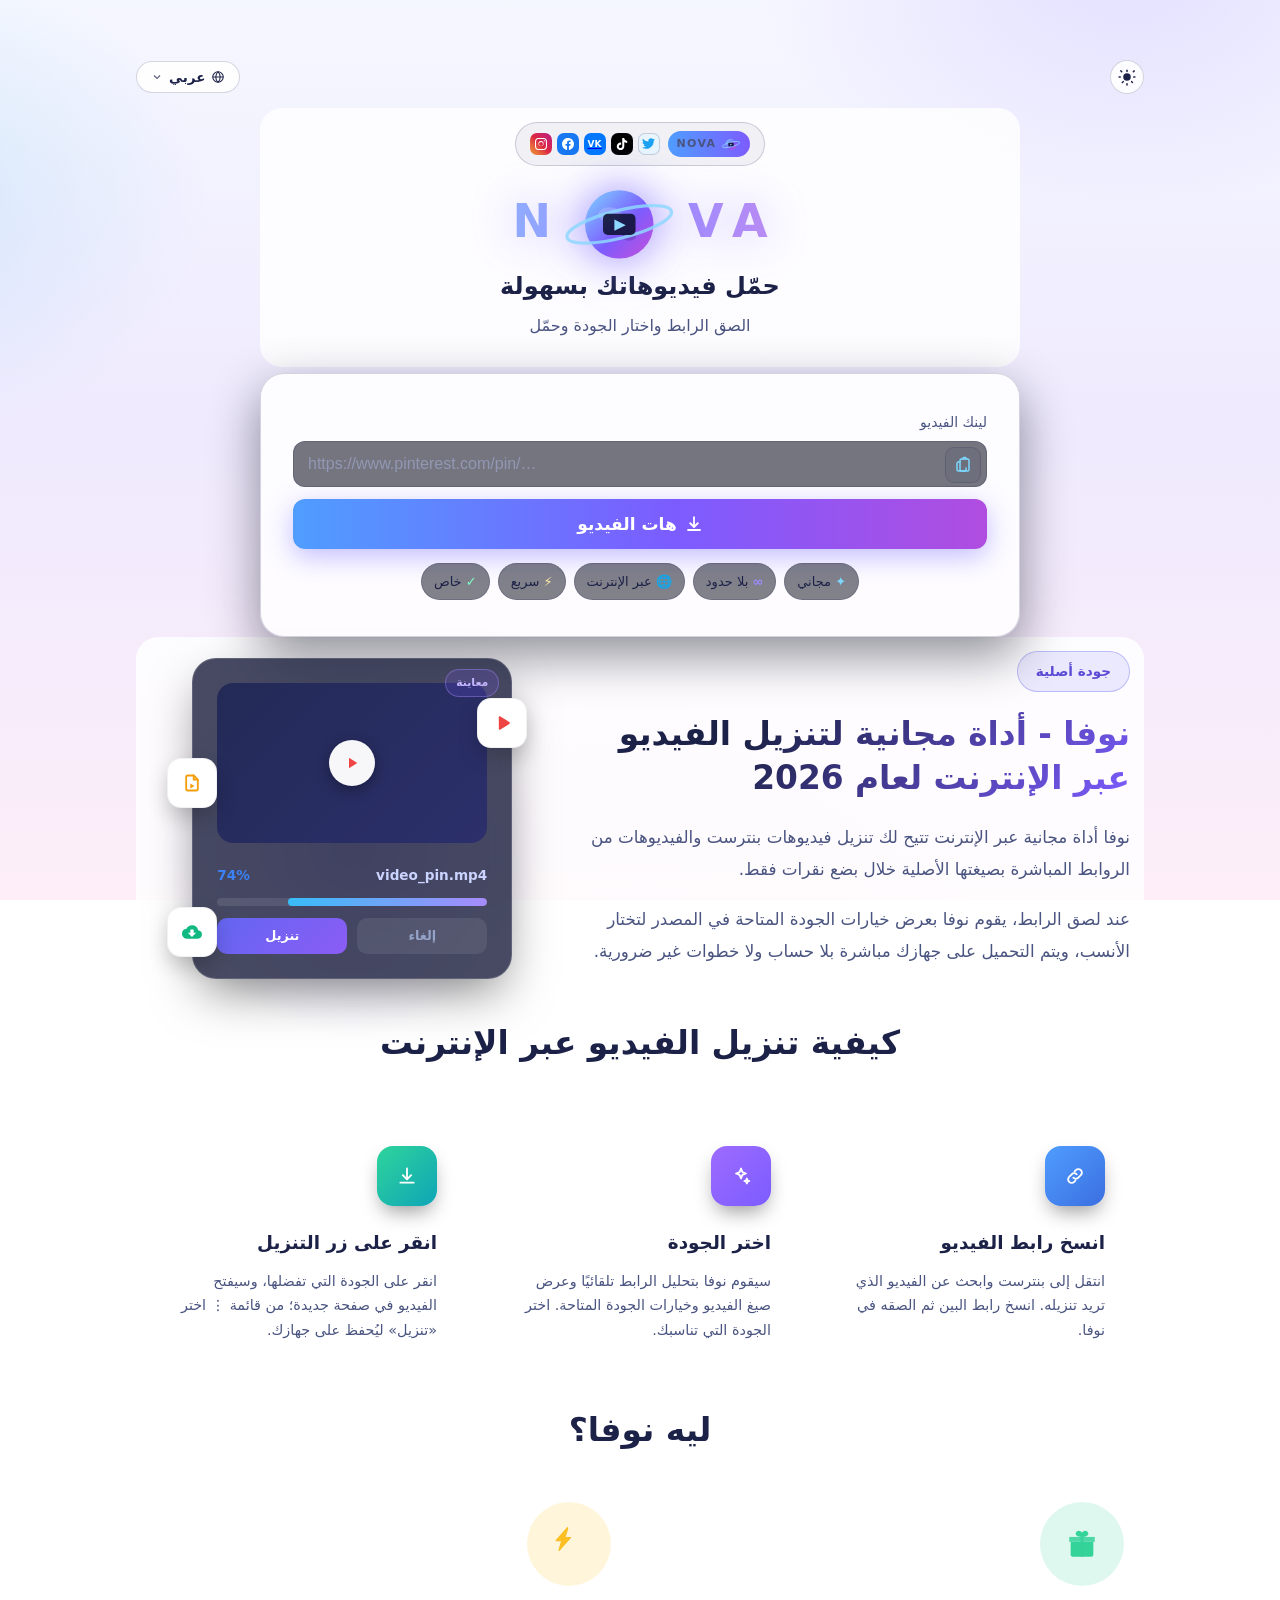
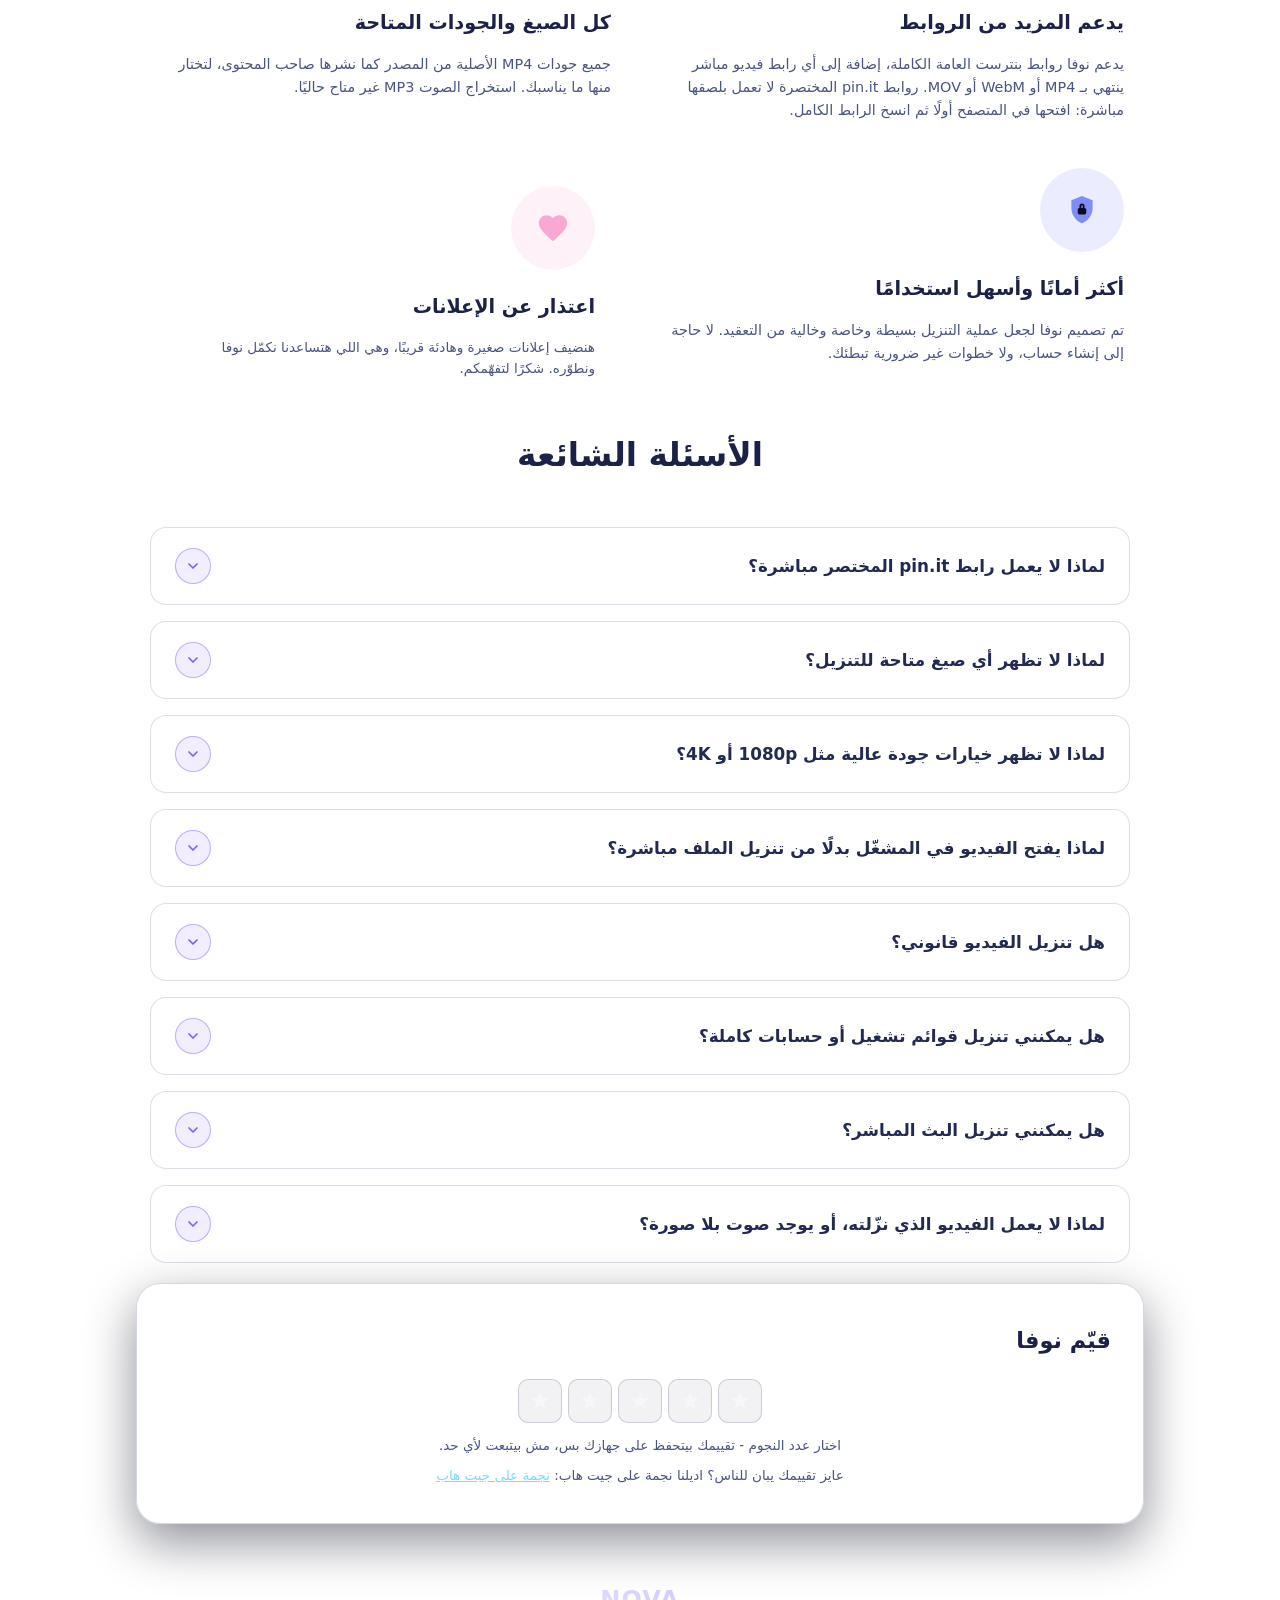
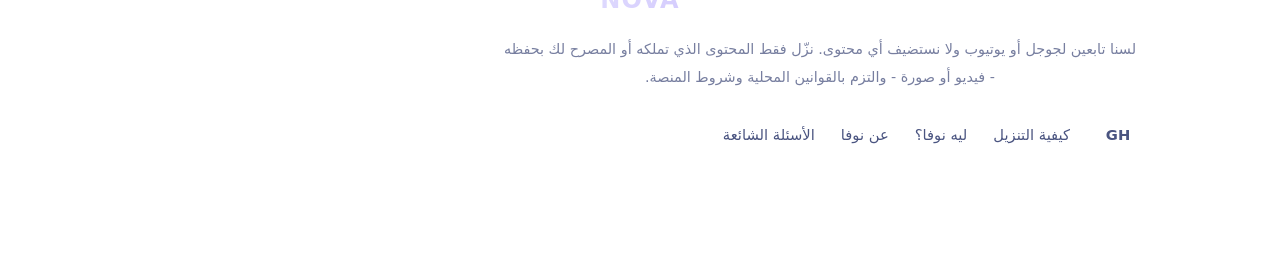
<file: prepared-frontend/index.html>
<!DOCTYPE html>
<html lang="ar" dir="rtl">
<head>
<meta charset="UTF-8">
<meta name="viewport" content="width=device-width, initial-scale=1.0">
<title>N O V A — حمّل فيديوهاتك بسهولة</title>
<meta name="description" content="نوفا: حمّل فيديوهاتك بسهولة - الصق الرابط واختار الجودة وحمّل. مجاني.">
<meta name="keywords" content="تحميل فيديو, بنترست, pinterest video downloader, nova, نوفا, تحميل من بنترست">
<meta name="robots" content="index,follow">
<meta name="theme-color" content="#0d1233">
<link rel="canonical" href="https://hady-6.github.io/nova/">
<meta property="og:site_name" content="NOVA">
<meta property="og:type" content="website">
<meta property="og:title" content="N O V A — حمّل فيديوهاتك بسهولة">
<meta property="og:description" content="الصق اللينك، اختار الجودة، وحمّل. مجاني، وكل حاجة بتتم على جهازك.">
<meta property="og:url" content="https://hady-6.github.io/nova/">
<meta name="twitter:card" content="summary">
<meta name="twitter:title" content="N O V A — حمّل فيديوهاتك بسهولة">
<meta name="twitter:description" content="الصق اللينك، اختار الجودة، وحمّل. مجاني.">
<link rel="icon" href="data:image/svg+xml,%3Csvg xmlns='http://www.w3.org/2000/svg' viewBox='0 0 32 32'%3E%3Ccircle cx='16' cy='16' r='13' fill='%237c5cff'/%3E%3Cellipse cx='16' cy='16' rx='20' ry='6' fill='none' stroke='%237dd8ff' stroke-width='2' transform='rotate(-18 16 16)'/%3E%3C/svg%3E">
<script>try{var st=localStorage.getItem('nova-theme');if(st==='light'||(st===null&&matchMedia('(prefers-color-scheme: light)').matches))document.documentElement.classList.add('light')}catch(e){}</script>
  <link rel="stylesheet" href="style.css?v=44">
</head>
<body>
<div class="stars" aria-hidden="true"></div>
<div class="stars stars2" aria-hidden="true"></div>
<main class="card">

  <nav class="nav">
    <button id="theme-toggle" class="theme-btn" type="button" data-i18n-title="theme_title" title="الوضع الفاتح / الداكن">
      <svg class="ic-moon" viewBox="0 0 24 24" width="18" height="18" fill="currentColor" aria-hidden="true"><path d="M20.6 14.6A8.5 8.5 0 0 1 9.4 3.4a.7.7 0 0 0-.9-.9 10 10 0 1 0 13 13 .7.7 0 0 0-.9-.9z"/></svg>
      <svg class="ic-sun" viewBox="0 0 24 24" width="18" height="18" fill="currentColor" aria-hidden="true"><path d="M12 17a5 5 0 1 0 0-10 5 5 0 0 0 0 10zm0-15a1 1 0 0 1 1 1v1.5a1 1 0 0 1-2 0V3a1 1 0 0 1 1-1zm0 18a1 1 0 0 1 1 1v1.5a1 1 0 0 1-2 0V21a1 1 0 0 1 1-1zM3 11H1.5a1 1 0 0 0 0 2H3a1 1 0 0 0 0-2zm19.5 0H21a1 1 0 0 0 0 2h1.5a1 1 0 0 0 0-2zM5.6 4.2 4.5 3A1 1 0 0 0 3 4.4l1.1 1.1a1 1 0 1 0 1.5-1.3zm14.3 14.3-1.1-1.1a1 1 0 0 0-1.4 1.4l1 1.1a1 1 0 0 0 1.5-1.4zM20.9 3 19.8 4.2a1 1 0 1 0 1.4 1.4l1.1-1.1A1 1 0 0 0 21 3zM6.2 17.5l-1.1 1a1 1 0 1 0 1.4 1.5l1.1-1.1a1 1 0 1 0-1.4-1.4z"/></svg>
    </button>
    <div class="langdd" id="langdd">
      <button id="lang-btn" class="lang" type="button" aria-haspopup="listbox" aria-expanded="false" aria-label="Language">
        <svg viewBox="0 0 24 24" width="14" height="14" fill="none" stroke="currentColor" stroke-width="1.8" aria-hidden="true"><circle cx="12" cy="12" r="9"/><path d="M3 12h18M12 3c2.5 2.6 3.9 5.7 3.9 9s-1.4 6.4-3.9 9c-2.5-2.6-3.9-5.7-3.9-9S9.5 5.6 12 3z"/></svg>
        <span id="lang-current">عربي</span>
        <svg class="chev" viewBox="0 0 24 24" width="12" height="12" fill="none" stroke="currentColor" stroke-width="2.4" aria-hidden="true"><path d="M6 9l6 6 6-6"/></svg>
      </button>
      <div class="lang-menu" id="lang-menu" role="listbox" hidden></div>
    </div>
  </nav>

  <header>
    <p class="pill"><a class="badge novareset" href="./" aria-label="NOVA - إعادة تحميل الصفحة" title="NOVA"><svg viewBox="86 56 148 96" width="20" height="14" role="img" aria-hidden="true"><circle cx="160" cy="108" r="42" fill="url(#planet)"/><ellipse cx="160" cy="108" rx="66" ry="17" fill="none" stroke="#8fd8ff" stroke-width="6" opacity=".9" transform="rotate(-14 160 108)"/><g transform="translate(160 108)"><rect x="-20" y="-13" width="40" height="26" rx="6" fill="#0d1233" opacity=".9"/><path d="M-6 -6l14 7-14 7z" fill="#8fd8ff"/></g></svg><span class="novareset-t">NOVA</span></a>
      <span class="picons" aria-hidden="true">
        <a class="plink" href="https://www.instagram.com/" target="_blank" rel="noopener" aria-label="Instagram"><span class="ptile ig" title="Instagram"><svg viewBox="0 0 24 24" width="12" height="12" fill="#fff" role="img"><path d="M12 0C8.74 0 8.333.015 7.053.072 5.775.132 4.905.333 4.14.63c-.789.306-1.459.717-2.126 1.384S.935 3.35.63 4.14C.333 4.905.131 5.775.072 7.053.012 8.333 0 8.74 0 12s.015 3.667.072 4.947c.06 1.277.261 2.148.558 2.913.306.788.717 1.459 1.384 2.126.667.666 1.336 1.079 2.126 1.384.766.296 1.636.499 2.913.558C8.333 23.988 8.74 24 12 24s3.667-.015 4.947-.072c1.277-.06 2.148-.262 2.913-.558.788-.306 1.459-.718 2.126-1.384.666-.667 1.079-1.335 1.384-2.126.296-.765.499-1.636.558-2.913.06-1.28.072-1.687.072-4.947s-.015-3.667-.072-4.947c-.06-1.277-.262-2.149-.558-2.913-.306-.789-.718-1.459-1.384-2.126C21.319 1.347 20.651.935 19.86.63c-.765-.297-1.636-.499-2.913-.558C15.667.012 15.26 0 12 0zm0 2.16c3.203 0 3.585.016 4.85.071 1.17.055 1.805.249 2.227.415.562.217.96.477 1.382.896.419.42.679.819.896 1.381.164.422.36 1.057.413 2.227.057 1.266.07 1.646.07 4.85s-.015 3.585-.074 4.85c-.061 1.17-.256 1.805-.421 2.227-.224.562-.479.96-.899 1.382-.419.419-.824.679-1.38.896-.42.164-1.065.36-2.235.413-1.274.057-1.649.07-4.859.07-3.211 0-3.586-.015-4.859-.074-1.171-.061-1.816-.256-2.236-.421-.569-.224-.96-.479-1.379-.899-.421-.419-.69-.824-.9-1.38-.165-.42-.359-1.065-.42-2.235-.045-1.26-.061-1.649-.061-4.844 0-3.196.016-3.586.061-4.861.061-1.17.255-1.814.42-2.234.21-.57.479-.96.9-1.381.419-.419.81-.689 1.379-.898.42-.166 1.051-.361 2.221-.421 1.275-.045 1.65-.06 4.859-.06l.045.03zm0 3.678a5.162 5.162 0 1 0 0 10.324 5.162 5.162 0 0 0 0-10.324zM12 16c-2.21 0-4-1.79-4-4s1.79-4 4-4 4 1.79 4 4-1.79 4-4 4zm7.846-10.405a1.206 1.206 0 0 1-2.41 0 1.206 1.206 0 0 1 2.41 0z"/></svg></span></a>
        <a class="plink" href="https://www.facebook.com/" target="_blank" rel="noopener" aria-label="Facebook"><span class="ptile fb" title="Facebook"><svg viewBox="0 0 24 24" width="12" height="12" fill="#fff" role="img"><path d="M24 12.073c0-6.627-5.373-12-12-12s-12 5.373-12 12c0 5.99 4.388 10.954 10.125 11.854v-8.385H7.078v-3.47h3.047V9.43c0-3.007 1.792-4.669 4.533-4.669 1.312 0 2.686.235 2.686.235v2.953H15.83c-1.491 0-1.956.925-1.956 1.874v2.25h3.328l-.532 3.47h-2.796v8.385C19.612 23.027 24 18.062 24 12.073z"/></svg></span></a>
        <a class="plink" href="https://vk.com/" target="_blank" rel="noopener" aria-label="VK"><span class="ptile vk" title="VK">VK</span></a>
        <a class="plink" href="https://www.tiktok.com/" target="_blank" rel="noopener" aria-label="TikTok"><span class="ptile tt" title="TikTok"><svg viewBox="0 0 24 24" width="12" height="12" fill="#fff" role="img"><path d="M12.525.02c1.31-.02 2.61-.01 3.91-.02.08 1.53.63 3.09 1.75 4.17 1.12 1.11 2.7 1.62 4.24 1.79v4.03c-1.44-.05-2.89-.35-4.2-.97-.57-.26-1.1-.59-1.62-.93-.01 2.92.01 5.84-.02 8.75-.08 1.4-.54 2.79-1.35 3.94-1.31 1.92-3.58 3.17-5.91 3.21-1.43.08-2.86-.31-4.08-1.03-2.02-1.19-3.44-3.37-3.65-5.71-.02-.5-.03-1-.01-1.49.18-1.9 1.12-3.72 2.58-4.96 1.66-1.44 3.98-2.13 6.15-1.72.02 1.48-.04 2.96-.04 4.44-.99-.32-2.15-.23-3.02.37-.63.41-1.11 1.04-1.36 1.75-.21.51-.15 1.07-.14 1.61.24 1.64 1.82 3.02 3.5 2.87 1.12-.01 2.19-.66 2.77-1.61.19-.33.4-.67.41-1.06.1-1.79.06-3.57.07-5.36.01-4.03-.01-8.05.02-12.07z"/></svg></span></a>
        <a class="plink" href="https://x.com/" target="_blank" rel="noopener" aria-label="Twitter"><span class="ptile tw" title="Twitter"><svg viewBox="0 0 24 24" width="13" height="13" fill="#1DA1F2" role="img"><path d="M23.953 4.57a10 10 0 0 1-2.825.775 4.958 4.958 0 0 0 2.163-2.723c-.951.555-2.005.959-3.127 1.184a4.92 4.92 0 0 0-8.384 4.482C7.69 8.095 4.067 6.13 1.64 3.162a4.822 4.822 0 0 0-.666 2.475c0 1.71.87 3.213 2.188 4.096a4.904 4.904 0 0 1-2.228-.616v.06a4.923 4.923 0 0 0 3.946 4.827 4.996 4.996 0 0 1-2.212.085 4.936 4.936 0 0 0 4.604 3.417 9.867 9.867 0 0 1-6.102 2.105c-.39 0-.779-.023-1.17-.067a13.995 13.995 0 0 0 7.557 2.209c9.053 0 13.998-7.496 13.998-13.985 0-.21 0-.42-.015-.63A9.935 9.935 0 0 0 24 4.59z"/></svg></span></a>
      </span>
    </p>
    <svg width="0" height="0" style="position:absolute" aria-hidden="true"><defs>
        <linearGradient id="planet" x1="0" y1="0" x2="1" y2="1">
          <stop offset="0" stop-color="#7dd8ff"/><stop offset=".55" stop-color="#7c5cff"/><stop offset="1" stop-color="#c94dd8"/>
        </linearGradient>
        <linearGradient id="arrow" x1="0" y1="0" x2="0" y2="1">
          <stop offset="0" stop-color="#8fe3ff"/><stop offset="1" stop-color="#b79bff"/>
        </linearGradient>
        <radialGradient id="glow" cx=".5" cy=".5" r=".5">
          <stop offset="0" stop-color="#7c5cff" stop-opacity=".55"/><stop offset="1" stop-color="#7c5cff" stop-opacity="0"/>
        </radialGradient>
    </defs></svg>
    <p class="brand" dir="ltr"><span class="bl">N</span><svg class="brand-o" viewBox="86 56 148 96" role="img" aria-label="O"><circle cx="160" cy="108" r="42" fill="url(#planet)"/><ellipse cx="148" cy="96" rx="14" ry="9" fill="#ffffff" opacity=".18"/><ellipse cx="172" cy="122" rx="9" ry="6" fill="#0d1233" opacity=".18"/><ellipse cx="160" cy="108" rx="66" ry="17" fill="none" stroke="#8fd8ff" stroke-width="4" opacity=".85" transform="rotate(-14 160 108)"/><g transform="translate(160 108)"><rect x="-20" y="-13" width="40" height="26" rx="6" fill="#0d1233" opacity=".88"/><path d="M-6 -6l14 7-14 7z" fill="#8fd8ff"/></g></svg><span class="bl">V</span><span class="bl">A</span></p>
    <h1 data-i18n="h1">حمّل فيديوهاتك بسهولة</h1>
    <p class="intro" data-i18n="sub">الصق الرابط واختار الجودة وحمّل</p>
  </header>

  <section class="panel" id="go-panel">
    <label for="url" data-i18n="url_label">لينك الفيديو</label>
    <div class="urlrow">
      <input id="url" type="url" inputmode="url" autocomplete="off" placeholder="https://www.pinterest.com/pin/…" data-i18n-ph="ph">
      <button id="paste" class="paste" type="button" data-i18n-title="paste_title" title="لصق" aria-label="لصق">
        <svg viewBox="0 0 24 24" width="18" height="18" fill="none" stroke="currentColor" stroke-width="2" stroke-linecap="round" stroke-linejoin="round"><rect x="8" y="4" width="12" height="16" rx="2"/><path d="M8 8H6a2 2 0 0 0-2 2v8a2 2 0 0 0 2 2h8a2 2 0 0 0 2-2v-2"/><path d="M12 4V3a1 1 0 0 1 1-1h2a1 1 0 0 1 1 1v1"/></svg>
      </button>
    </div>
    <button id="go" class="primary big" type="button">
      <svg viewBox="0 0 24 24" width="18" height="18" fill="none" stroke="currentColor" stroke-width="2.4" stroke-linecap="round" stroke-linejoin="round"><path d="M12 3v12"/><path d="M7 11l5 5 5-5"/><path d="M4 20h16"/></svg>
      <span data-i18n="go">هات الفيديو</span>
    </button>
    <div id="msg" role="status" aria-live="polite"></div>
    <div class="chips">
      <span class="chip"><i class="dot dc">✦</i> <span data-i18n="chip_free">مجاني</span></span>
      <span class="chip"><i class="dot dv">∞</i> <span data-i18n="chip_nolimits">بلا حدود</span></span>
      <span class="chip"><i class="dot dc">🌐</i> <span data-i18n="chip_online">عبر الإنترنت</span></span>
      <span class="chip"><i class="dot dy">⚡</i> <span data-i18n="chip_fast">سريع</span></span>
      <span class="chip"><i class="dot dg">✓</i> <span data-i18n="chip_private">خاص</span></span>
    </div>
  </section>

  <section id="pin-result" class="panel" hidden>
    <h2><svg class="ic" viewBox="0 0 24 24" width="20" height="20" fill="none" stroke="url(#planet)" stroke-width="2" stroke-linecap="round"><path d="M4 7h16M4 12h10M4 17h13"/></svg> <span data-i18n="choose_quality">اختار الجودة</span></h2>
    <p id="pin-title"></p>
    <div id="variants" class="stack"></div>
    <div class="note">
      <strong data-i18n="howto_save_t">إزاي تحفظه</strong>
      <span data-i18n="howto_save_b">دوس على الجودة، الفيديو هيفتح لوحده في صفحة جديدة. شغّله، ومن ⋮ اختار «تنزيل» وهيتحفظ على موبايلك. بنترست مانعة التحميل بضغطة واحدة من أي موقع خارجي.</span>
    </div>
  </section>

  <section id="direct-result" class="panel" hidden>
    <h2><span data-i18n="ready_t">جاهز يتحمّل</span></h2>
    <div class="stack"><button id="dl-direct" class="primary" type="button" data-i18n="dl_btn">تحميل الفيديو</button></div>
    <div id="direct-fallback" class="note" hidden>
      <strong data-i18n="fallback_t">التحميل المباشر متعذر</strong>
      <span data-i18n="fallback_b">الموقع اللي عليه الفيديو مانع التحميل من هنا. افتحه من اللينك ده واحفظه من ⋮ ثم «تنزيل»:</span>
      <a id="direct-open" href="#" target="_blank" rel="noopener" data-i18n="fallback_open">فتح الفيديو</a>
    </div>
    <div id="direct-ok" class="note ok" hidden><strong data-i18n="ok_t">اتحمّل ✓</strong> <span data-i18n="ok_b">الفيديو نزل على جهازك.</span></div>
  </section>

  <section class="panel low about" id="about">
    <div class="about-txt">
      <span class="pill-mini" data-i18n="about_chip">جودة أصلية</span>
      <h2><span data-i18n="about_h">نوفا - أداة مجانية لتنزيل الفيديو عبر الإنترنت لعام 2026</span></h2>
      <p data-i18n="about_p1">نوفا أداة مجانية عبر الإنترنت تتيح لك تنزيل فيديوهات بنترست والفيديوهات من الروابط المباشرة بصيغتها الأصلية خلال بضع نقرات فقط.</p>
      <p data-i18n="about_p2">عند لصق الرابط، يقوم نوفا بعرض خيارات الجودة المتاحة في المصدر لتختار الأنسب، ويتم التحميل على جهازك مباشرة بلا حساب ولا خطوات غير ضرورية.</p>
    </div>
    <div class="about-mock" aria-hidden="true">
      <div class="mock-blob"></div>
      <div class="mock-card"><span class="mock-demo" data-i18n="mock_demo">معاينة</span>
        <div class="mock-video"><span class="mock-play"><svg viewBox="0 0 24 24" width="18" height="18" fill="#ef4444"><path d="M8 5v14l11-7z"/></svg></span></div>
        <div class="mock-row"><span class="mock-file" dir="ltr">video_pin.mp4</span><span class="mock-pct">85%</span></div>
        <div class="mock-bar"><span></span></div>
        <div class="mock-btns"><span class="mock-cancel" data-i18n="mock_cancel">إلغاء</span><span class="mock-dl" data-i18n="mock_dl">تنزيل</span></div>
      </div>
      <span class="float-ic fi-link" title="تشغيل الفيديو"><svg viewBox="0 0 24 24" width="22" height="22" fill="#ef4444"><path d="M8.5 5.8v12.4c0 .9 1 1.5 1.8 1l9.7-6.2c.7-.5.7-1.5 0-2L10.3 4.8c-.8-.5-1.8.1-1.8 1z"/></svg></span>
      <span class="float-ic fi-vid"><svg viewBox="0 0 24 24" width="20" height="20" fill="none" stroke="#f59e0b" stroke-width="2.2" stroke-linecap="round" stroke-linejoin="round"><path d="M14 3H7a2 2 0 0 0-2 2v14a2 2 0 0 0 2 2h10a2 2 0 0 0 2-2V8z"/><path d="M14 3v5h5"/><path d="M10 12.5l5 3-5 3z" fill="#f59e0b" stroke="none"/></svg></span>
      <span class="float-ic fi-dl"><svg viewBox="0 0 24 24" width="20" height="20" fill="#10b981"><path d="M19.35 10.04A7.49 7.49 0 0 0 12 4C9.11 4 6.6 5.64 5.35 8.04A5.994 5.994 0 0 0 0 14c0 3.31 2.69 6 6 6h13c2.76 0 5-2.24 5-5 0-2.64-2.05-4.78-4.65-4.96zM17 13l-5 5-5-5h3V9h4v4h3z"/></svg></span>
    </div>
  </section>

  <section class="panel low how-sec" id="how">
    <h2><span data-i18n="how_h">كيفية تنزيل الفيديو عبر الإنترنت</span></h2>
    <div class="steps">
      <div class="step">
        <span class="tile blue"><svg viewBox="0 0 24 24" width="20" height="20" fill="none" stroke="#fff" stroke-width="2.2" stroke-linecap="round"><path d="M10 14a4 4 0 0 0 6 0l3-3a4 4 0 0 0-6-6l-1.5 1.5"/><path d="M14 10a4 4 0 0 0-6 0l-3 3a4 4 0 0 0 6 6l1.5-1.5"/></svg></span>
        <div><strong data-i18n="step1_t">انسخ رابط الفيديو</strong><p data-i18n="step1_b">انتقل إلى بنترست وابحث عن الفيديو الذي تريد تنزيله. انسخ رابط البين ثم الصقه في نوفا.</p></div>
      </div>
      <div class="step">
        <span class="tile violet"><svg viewBox="0 0 24 24" width="20" height="20" fill="none" stroke="#fff" stroke-width="2.2" stroke-linecap="round" stroke-linejoin="round"><path d="M12 3l1.7 4.3L18 9l-4.3 1.7L12 15l-1.7-4.3L6 9l4.3-1.7z"/><path d="M19 15l.8 2.2L22 18l-2.2.8L19 21l-.8-2.2L16 18l2.2-.8z"/></svg></span>
        <div><strong data-i18n="step2_t">اختر الجودة</strong><p data-i18n="step2_b">سيقوم نوفا بتحليل الرابط تلقائيًا وعرض صيغ الفيديو وخيارات الجودة المتاحة. اختر الجودة التي تناسبك.</p></div>
      </div>
      <div class="step">
        <span class="tile green"><svg viewBox="0 0 24 24" width="20" height="20" fill="none" stroke="#fff" stroke-width="2.2" stroke-linecap="round" stroke-linejoin="round"><path d="M12 3v12"/><path d="M7 11l5 5 5-5"/><path d="M4 20h16"/></svg></span>
        <div><strong data-i18n="step3_t">انقر على زر التنزيل</strong><p data-i18n="step3_b">انقر على الجودة التي تفضلها، وسيفتح الفيديو في صفحة جديدة؛ من قائمة ⋮ اختر «تنزيل» ليُحفظ على جهازك.</p></div>
      </div>
    </div>
  </section>


  <section class="panel low why-sec" id="why">
    <h2><span data-i18n="feat_h">ليه نوفا؟</span></h2>
    <div class="feat">
      <div class="cell cm">
        <span class="bubble"><svg viewBox="0 0 24 24" width="30" height="30" fill="currentColor"><path d="M4 10.5h16v9a1.5 1.5 0 0 1-1.5 1.5h-13A1.5 1.5 0 0 1 4 19.5v-9z"/><path d="M3 7h18v3.5H3z" opacity=".85"/><path d="M11 7h2v14h-2z" opacity=".85"/><path d="M12 7s-4.5.2-4.5-2.6A2.25 2.25 0 0 1 12 5.6 2.25 2.25 0 0 1 16.5 4.4C16.5 7.2 12 7 12 7z"/></svg></span>
        <strong data-i18n="feat5_t">يدعم المزيد من الروابط</strong>
        <p data-i18n="feat5_b">يدعم نوفا روابط بنترست العامة الكاملة والروابط المختصرة pin.it بعد فتحها، إضافة إلى أي رابط فيديو مباشر ينتهي بـ MP4 أو WebM أو MOV.</p>
      </div>
      <div class="cell ca">
        <span class="bubble"><svg viewBox="0 0 24 24" width="30" height="30" fill="currentColor"><path d="M11.25.68a.5.5 0 0 1 .23.58L9.68 7H13a.5.5 0 0 1 .36.84l-8 9a.5.5 0 0 1-.84-.49L6.32 10H3a.5.5 0 0 1-.36-.84l8-9a.5.5 0 0 1 .61-.48z"/></svg></span>
        <strong data-i18n="feat1_t">كل الصيغ والجودات المتاحة</strong>
        <p data-i18n="feat1_b">جميع جودات MP4 الأصلية من المصدر كما نشرها صاحب المحتوى، لتختار منها ما يناسبك. استخراج الصوت MP3 غير متاح حاليًا.</p>
      </div>
      <div class="cell cl">
        <span class="bubble"><svg viewBox="0 0 24 24" width="30" height="30" fill="currentColor"><path d="M12 2.2l7.5 3v5.3c0 4.8-3.2 9.2-7.5 10.9-4.3-1.7-7.5-6.1-7.5-10.9V5.2l7.5-3z"/><rect x="9" y="10.5" width="6" height="4.6" rx="1.2" fill="#0d0a1f"/><path d="M10.2 10.5V9.2a1.8 1.8 0 0 1 3.6 0v1.3h-1.3V9.2a.5.5 0 0 0-1 0v1.3h-1.3z" fill="#0d0a1f"/></svg></span>
        <strong data-i18n="feat6_t">أكثر أمانًا وأسهل استخدامًا</strong>
        <p data-i18n="feat6_b">تم تصميم نوفا لجعل عملية التنزيل بسيطة وخاصة وخالية من التعقيد. لا حاجة إلى إنشاء حساب، ولا خطوات غير ضرورية تبطئك.</p>
      </div>
      <div class="cell mini cr">
        <span class="bubble"><svg viewBox="0 0 24 24" width="30" height="30" fill="currentColor"><path d="M12 21.35l-1.45-1.32C5.4 15.36 2 12.28 2 8.5 2 5.42 4.42 3 7.5 3c1.74 0 3.41.81 4.5 2.09C13.09 3.81 14.76 3 16.5 3 19.58 3 22 5.42 22 8.5c0 3.78-3.4 6.86-8.55 11.54L12 21.35z"/></svg></span>
        <strong data-i18n="feat4_t">اعتذار عن الإعلانات</strong>
        <p data-i18n="feat4_b">هنضيف إعلانات صغيرة وهادئة قريبًا، وهي اللي هتساعدنا نكمّل نوفا ونطوّره. شكرًا لتفهّمكم.</p>
      </div>

    </div>
  </section>



  <section class="panel low faq-sec" id="faq">
    <h2><span data-i18n="faq_h">الأسئلة الشائعة</span></h2>
    <details>
      <summary data-i18n="faq1_q">لماذا لا يعمل رابط pin.it المختصر مباشرة؟</summary>
      <p data-i18n="faq1_a">روابط pin.it تحتاج أن تُفتح أولًا: افتح الرابط في المتصفح، وسيتحوّل إلى الرابط الطويل؛ انسخه من شريط العنوان ثم الصقه هنا.</p>
    </details>
    <details>
      <summary data-i18n="faq2_q">لماذا لا تظهر أي صيغ متاحة للتنزيل؟</summary>
      <p data-i18n="faq2_a">قد يكون البين قد حُذف أو جُعل خاصًا (سريًا)، أو أن الرابط يحتوي على صورة وليس فيديو. يرجى التحقق من الرسالة المعروضة على الصفحة لمزيد من التفاصيل.</p>
    </details>
    <details>
      <summary data-i18n="faq8_q">لماذا لا تظهر خيارات جودة عالية مثل 1080p أو 4K؟</summary>
      <p data-i18n="faq8_a">تعتمد خيارات الجودة المتاحة على الفيديو الأصلي في المصدر. نعرض أعلى درجات الدقة المتوفرة فعلًا، لكن بعض الفيديوهات لا توفر نسخًا بدقة 1080p أو أعلى لأن صاحب المحتوى نشرها هكذا.</p>
    </details>
    <details>
      <summary data-i18n="faq3_q">لماذا يفتح الفيديو في المشغّل بدلًا من تنزيل الملف مباشرة؟</summary>
      <p data-i18n="faq3_a">بالنسبة لبعض الفيديوهات، قد يؤدي النقر على زر التنزيل إلى فتح الفيديو مباشرة في المتصفح بدلًا من بدء التنزيل تلقائيًا، لأن بنترست تمنع التحميل بضغطة واحدة من المواقع الخارجية. إذا حدث ذلك، انقر على قائمة النقاط الثلاث ⋮ في المشغل واختر «تنزيل».</p>
    </details>
    <details>
      <summary data-i18n="faq7_q">هل تنزيل الفيديو قانوني؟</summary>
      <p data-i18n="faq7_a">يعتمد ذلك على القوانين المحلية في بلدك وعلى طريقة استخدامك للمحتوى. نزّل فقط الفيديوهات التي تملكها، أو الموجودة ضمن الملكية العامة، أو التي لديك إذن بحفظها.</p>
    </details>
    <details>
      <summary data-i18n="faq6_q">هل يمكنني تنزيل قوائم تشغيل أو حسابات كاملة؟</summary>
      <p data-i18n="faq6_a">لا، تنزيل قوائم التشغيل والحسابات الكاملة غير مدعوم حاليًا. لتنزيل عدة فيديوهات، انسخ كل رابط والصقه بشكل منفصل.</p>
    </details>
    <details>
      <summary data-i18n="faq9_q">هل يمكنني تنزيل البث المباشر؟</summary>
      <p data-i18n="faq9_a">لا، لا يمكن تنزيل البث المباشر أثناء استمراره. بعد انتهاء البث ونشر الفيديو كاملًا في المصدر، يمكن تنزيله بالطريقة المعتادة.</p>
    </details>
    <details>
      <summary data-i18n="faq10_q">لماذا لا يعمل الفيديو الذي نزّلته، أو يوجد صوت بلا صورة؟</summary>
      <p data-i18n="faq10_a">جرّب جودة أخرى من القائمة وأعد التنزيل. بعض الروابط تكون فيديو بلا صوت من المصدر نفسه، وبعض المشغّلات لا تدعم كل الصيغ - جرّب مشغّلًا أحدث أو افتح الملف في المتصفح.</p>
    </details>
  </section>

  <section class="panel" id="rate-panel">
    <h2><span data-i18n="rate_h">قيّم نوفا</span></h2>
    <div class="stars-input" id="rate-stars" role="radiogroup" aria-label="rating">
      <button type="button" data-star="1" aria-label="1">★</button>
      <button type="button" data-star="2" aria-label="2">★</button>
      <button type="button" data-star="3" aria-label="3">★</button>
      <button type="button" data-star="4" aria-label="4">★</button>
      <button type="button" data-star="5" aria-label="5">★</button>
    </div>
    <p class="rate-note" id="rate-note" data-i18n="rate_note">اختار عدد النجوم - تقييمك بيتحفظ على جهازك بس، مش بيتبعت لأي حد.</p>
    <p class="rate-note"><span data-i18n="rate_pub">عايز تقييمك يبان للناس؟ اديلنا نجمة على جيت هاب:</span> <a href="https://github.com/hady-6/nova" target="_blank" rel="noopener" data-i18n="rate_gh">نجمة على جيت هاب</a></p>
  </section>

  <footer>
    <div class="foot-brand" dir="ltr">NOVA</div>
    <p class="advice" data-i18n="footer2">لسنا تابعين لبنترست ولا نستضيف أي محتوى. نزّل فقط المحتوى الذي تملكه أو المصرح لك بحفظه - فيديو أو صورة - والتزم بالقوانين المحلية وشروط المنصة.</p>
    <div class="foot-links">
      <a class="foot-gh" href="https://github.com/hady-6/nova" target="_blank" rel="noopener" title="GitHub" dir="ltr">GH</a>
      <a href="#how" data-i18n="foot_how">كيفية التنزيل</a>
      <a href="#why" data-i18n="foot_why">ليه نوفا؟</a>
      <a href="#about" data-i18n="foot_about">عن نوفا</a>
      <a href="#faq" data-i18n="foot_faq">الأسئلة الشائعة</a>
    </div>
    <p id="stats-line" class="stats-line" hidden></p>
  </footer>
</main>
<script src="app.js?v=44"></script>
</body>
</html>
</file>
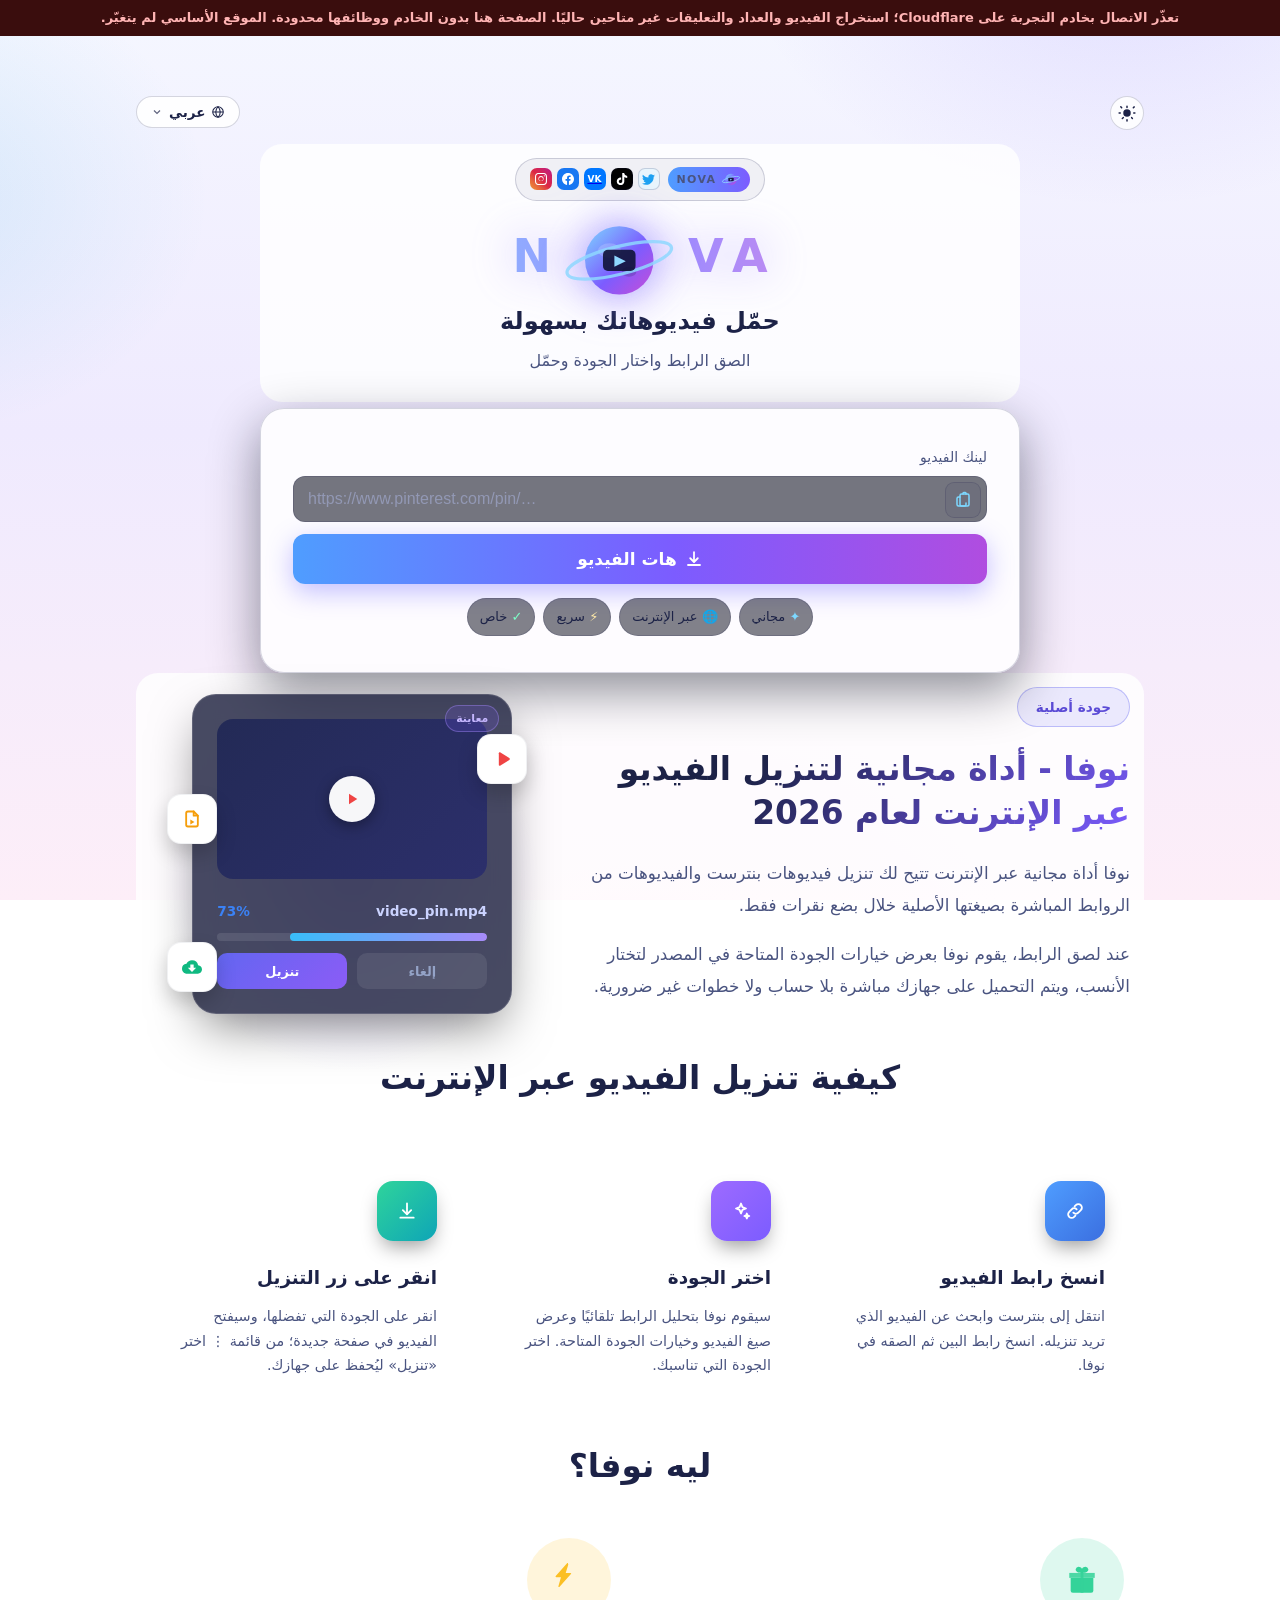
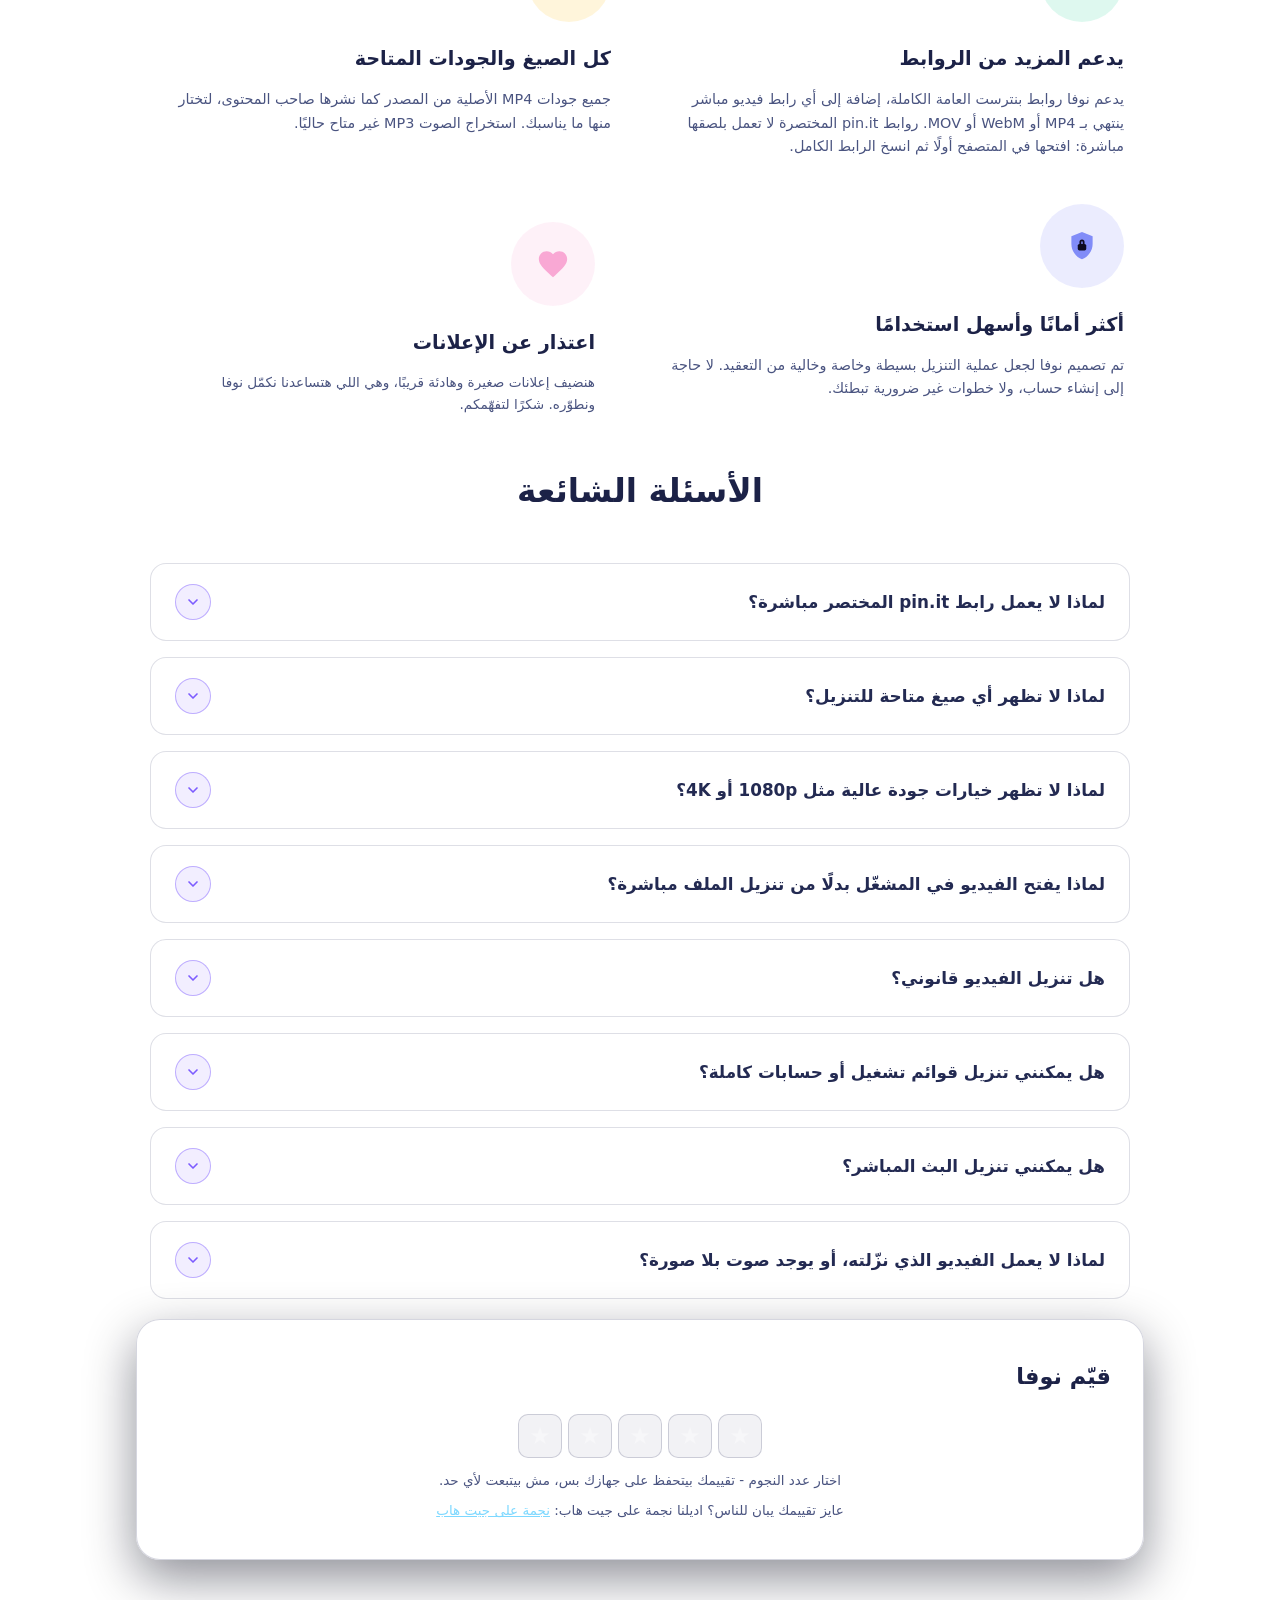
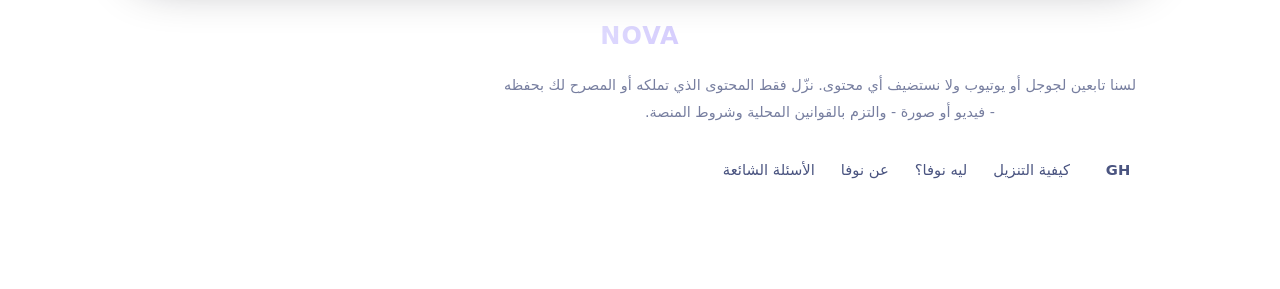
<file: preview-cf/index.html>
<!DOCTYPE html>
<html lang="ar" dir="rtl">
<head>
<meta charset="UTF-8">
<meta name="robots" content="noindex,nofollow">
<meta name="viewport" content="width=device-width, initial-scale=1.0">
<title>N O V A — حمّل فيديوهاتك بسهولة</title>
<meta name="description" content="نوفا: حمّل فيديوهاتك بسهولة - الصق الرابط واختار الجودة وحمّل. مجاني.">
<meta name="keywords" content="تحميل فيديو, بنترست, pinterest video downloader, nova, نوفا, تحميل من بنترست">
<meta name="robots" content="index,follow">
<meta name="theme-color" content="#0d1233">

<meta property="og:site_name" content="NOVA">
<meta property="og:type" content="website">
<meta property="og:title" content="N O V A — حمّل فيديوهاتك بسهولة">
<meta property="og:description" content="الصق اللينك، اختار الجودة، وحمّل. مجاني، وكل حاجة بتتم على جهازك.">
<meta property="og:url" content="https://hady-6.github.io/nova/">
<meta name="twitter:card" content="summary">
<meta name="twitter:title" content="N O V A — حمّل فيديوهاتك بسهولة">
<meta name="twitter:description" content="الصق اللينك، اختار الجودة، وحمّل. مجاني.">
<link rel="icon" href="data:image/svg+xml,%3Csvg xmlns='http://www.w3.org/2000/svg' viewBox='0 0 32 32'%3E%3Ccircle cx='16' cy='16' r='13' fill='%237c5cff'/%3E%3Cellipse cx='16' cy='16' rx='20' ry='6' fill='none' stroke='%237dd8ff' stroke-width='2' transform='rotate(-18 16 16)'/%3E%3C/svg%3E">
<script>try{var st=localStorage.getItem('nova-theme');if(st==='light'||(st===null&&matchMedia('(prefers-color-scheme: light)').matches))document.documentElement.classList.add('light')}catch(e){}</script>
  <link rel="stylesheet" href="../prepared-frontend/style.css?v=44">
<style>html.light #social-panel textarea,html.light #social-panel input{background:#fff;color:#1a2040;border:1px solid rgba(26,32,64,.35)}html.light #social-panel textarea::placeholder,html.light #social-panel input::placeholder{color:#5a6280;opacity:1}html:not(.light) #social-panel textarea::placeholder,html:not(.light) #social-panel input::placeholder{color:#aab4e0;opacity:1}</style>
</head>
<body><div dir="rtl" style="position:static;background:#2a1f00;color:#ffd479;font:600 13px/1.5 system-ui,sans-serif;padding:8px 12px;text-align:center">نسخة تجريبية لـ NOVA على Cloudflare المجاني (قيد الاختبار) · الفيديو يُفتح في تبويب جديد لتحفظه من المتصفح (مش تنزيل بضغطة واحدة) · للخطة المجانية حدود استخدام ولا يوجد تشغيل مضمون · الموقع الأساسي لسه زي ما هو</div>
<div class="stars" aria-hidden="true"></div>
<div class="stars stars2" aria-hidden="true"></div>
<main class="card">

  <nav class="nav">
    <button id="theme-toggle" class="theme-btn" type="button" data-i18n-title="theme_title" title="الوضع الفاتح / الداكن">
      <svg class="ic-moon" viewBox="0 0 24 24" width="18" height="18" fill="currentColor" aria-hidden="true"><path d="M20.6 14.6A8.5 8.5 0 0 1 9.4 3.4a.7.7 0 0 0-.9-.9 10 10 0 1 0 13 13 .7.7 0 0 0-.9-.9z"/></svg>
      <svg class="ic-sun" viewBox="0 0 24 24" width="18" height="18" fill="currentColor" aria-hidden="true"><path d="M12 17a5 5 0 1 0 0-10 5 5 0 0 0 0 10zm0-15a1 1 0 0 1 1 1v1.5a1 1 0 0 1-2 0V3a1 1 0 0 1 1-1zm0 18a1 1 0 0 1 1 1v1.5a1 1 0 0 1-2 0V21a1 1 0 0 1 1-1zM3 11H1.5a1 1 0 0 0 0 2H3a1 1 0 0 0 0-2zm19.5 0H21a1 1 0 0 0 0 2h1.5a1 1 0 0 0 0-2zM5.6 4.2 4.5 3A1 1 0 0 0 3 4.4l1.1 1.1a1 1 0 1 0 1.5-1.3zm14.3 14.3-1.1-1.1a1 1 0 0 0-1.4 1.4l1 1.1a1 1 0 0 0 1.5-1.4zM20.9 3 19.8 4.2a1 1 0 1 0 1.4 1.4l1.1-1.1A1 1 0 0 0 21 3zM6.2 17.5l-1.1 1a1 1 0 1 0 1.4 1.5l1.1-1.1a1 1 0 1 0-1.4-1.4z"/></svg>
    </button>
    <div class="langdd" id="langdd">
      <button id="lang-btn" class="lang" type="button" aria-haspopup="listbox" aria-expanded="false" aria-label="Language">
        <svg viewBox="0 0 24 24" width="14" height="14" fill="none" stroke="currentColor" stroke-width="1.8" aria-hidden="true"><circle cx="12" cy="12" r="9"/><path d="M3 12h18M12 3c2.5 2.6 3.9 5.7 3.9 9s-1.4 6.4-3.9 9c-2.5-2.6-3.9-5.7-3.9-9S9.5 5.6 12 3z"/></svg>
        <span id="lang-current">عربي</span>
        <svg class="chev" viewBox="0 0 24 24" width="12" height="12" fill="none" stroke="currentColor" stroke-width="2.4" aria-hidden="true"><path d="M6 9l6 6 6-6"/></svg>
      </button>
      <div class="lang-menu" id="lang-menu" role="listbox" hidden></div>
    </div>
  </nav>

  <header>
    <p class="pill"><a class="badge novareset" href="./" aria-label="NOVA - إعادة تحميل الصفحة" title="NOVA"><svg viewBox="86 56 148 96" width="20" height="14" role="img" aria-hidden="true"><circle cx="160" cy="108" r="42" fill="url(#planet)"/><ellipse cx="160" cy="108" rx="66" ry="17" fill="none" stroke="#8fd8ff" stroke-width="6" opacity=".9" transform="rotate(-14 160 108)"/><g transform="translate(160 108)"><rect x="-20" y="-13" width="40" height="26" rx="6" fill="#0d1233" opacity=".9"/><path d="M-6 -6l14 7-14 7z" fill="#8fd8ff"/></g></svg><span class="novareset-t">NOVA</span></a>
      <span class="picons" aria-hidden="true">
        <a class="plink" href="https://www.instagram.com/" target="_blank" rel="noopener" aria-label="Instagram"><span class="ptile ig" title="Instagram"><svg viewBox="0 0 24 24" width="12" height="12" fill="#fff" role="img"><path d="M12 0C8.74 0 8.333.015 7.053.072 5.775.132 4.905.333 4.14.63c-.789.306-1.459.717-2.126 1.384S.935 3.35.63 4.14C.333 4.905.131 5.775.072 7.053.012 8.333 0 8.74 0 12s.015 3.667.072 4.947c.06 1.277.261 2.148.558 2.913.306.788.717 1.459 1.384 2.126.667.666 1.336 1.079 2.126 1.384.766.296 1.636.499 2.913.558C8.333 23.988 8.74 24 12 24s3.667-.015 4.947-.072c1.277-.06 2.148-.262 2.913-.558.788-.306 1.459-.718 2.126-1.384.666-.667 1.079-1.335 1.384-2.126.296-.765.499-1.636.558-2.913.06-1.28.072-1.687.072-4.947s-.015-3.667-.072-4.947c-.06-1.277-.262-2.149-.558-2.913-.306-.789-.718-1.459-1.384-2.126C21.319 1.347 20.651.935 19.86.63c-.765-.297-1.636-.499-2.913-.558C15.667.012 15.26 0 12 0zm0 2.16c3.203 0 3.585.016 4.85.071 1.17.055 1.805.249 2.227.415.562.217.96.477 1.382.896.419.42.679.819.896 1.381.164.422.36 1.057.413 2.227.057 1.266.07 1.646.07 4.85s-.015 3.585-.074 4.85c-.061 1.17-.256 1.805-.421 2.227-.224.562-.479.96-.899 1.382-.419.419-.824.679-1.38.896-.42.164-1.065.36-2.235.413-1.274.057-1.649.07-4.859.07-3.211 0-3.586-.015-4.859-.074-1.171-.061-1.816-.256-2.236-.421-.569-.224-.96-.479-1.379-.899-.421-.419-.69-.824-.9-1.38-.165-.42-.359-1.065-.42-2.235-.045-1.26-.061-1.649-.061-4.844 0-3.196.016-3.586.061-4.861.061-1.17.255-1.814.42-2.234.21-.57.479-.96.9-1.381.419-.419.81-.689 1.379-.898.42-.166 1.051-.361 2.221-.421 1.275-.045 1.65-.06 4.859-.06l.045.03zm0 3.678a5.162 5.162 0 1 0 0 10.324 5.162 5.162 0 0 0 0-10.324zM12 16c-2.21 0-4-1.79-4-4s1.79-4 4-4 4 1.79 4 4-1.79 4-4 4zm7.846-10.405a1.206 1.206 0 0 1-2.41 0 1.206 1.206 0 0 1 2.41 0z"/></svg></span></a>
        <a class="plink" href="https://www.facebook.com/" target="_blank" rel="noopener" aria-label="Facebook"><span class="ptile fb" title="Facebook"><svg viewBox="0 0 24 24" width="12" height="12" fill="#fff" role="img"><path d="M24 12.073c0-6.627-5.373-12-12-12s-12 5.373-12 12c0 5.99 4.388 10.954 10.125 11.854v-8.385H7.078v-3.47h3.047V9.43c0-3.007 1.792-4.669 4.533-4.669 1.312 0 2.686.235 2.686.235v2.953H15.83c-1.491 0-1.956.925-1.956 1.874v2.25h3.328l-.532 3.47h-2.796v8.385C19.612 23.027 24 18.062 24 12.073z"/></svg></span></a>
        <a class="plink" href="https://vk.com/" target="_blank" rel="noopener" aria-label="VK"><span class="ptile vk" title="VK">VK</span></a>
        <a class="plink" href="https://www.tiktok.com/" target="_blank" rel="noopener" aria-label="TikTok"><span class="ptile tt" title="TikTok"><svg viewBox="0 0 24 24" width="12" height="12" fill="#fff" role="img"><path d="M12.525.02c1.31-.02 2.61-.01 3.91-.02.08 1.53.63 3.09 1.75 4.17 1.12 1.11 2.7 1.62 4.24 1.79v4.03c-1.44-.05-2.89-.35-4.2-.97-.57-.26-1.1-.59-1.62-.93-.01 2.92.01 5.84-.02 8.75-.08 1.4-.54 2.79-1.35 3.94-1.31 1.92-3.58 3.17-5.91 3.21-1.43.08-2.86-.31-4.08-1.03-2.02-1.19-3.44-3.37-3.65-5.71-.02-.5-.03-1-.01-1.49.18-1.9 1.12-3.72 2.58-4.96 1.66-1.44 3.98-2.13 6.15-1.72.02 1.48-.04 2.96-.04 4.44-.99-.32-2.15-.23-3.02.37-.63.41-1.11 1.04-1.36 1.75-.21.51-.15 1.07-.14 1.61.24 1.64 1.82 3.02 3.5 2.87 1.12-.01 2.19-.66 2.77-1.61.19-.33.4-.67.41-1.06.1-1.79.06-3.57.07-5.36.01-4.03-.01-8.05.02-12.07z"/></svg></span></a>
        <a class="plink" href="https://x.com/" target="_blank" rel="noopener" aria-label="Twitter"><span class="ptile tw" title="Twitter"><svg viewBox="0 0 24 24" width="13" height="13" fill="#1DA1F2" role="img"><path d="M23.953 4.57a10 10 0 0 1-2.825.775 4.958 4.958 0 0 0 2.163-2.723c-.951.555-2.005.959-3.127 1.184a4.92 4.92 0 0 0-8.384 4.482C7.69 8.095 4.067 6.13 1.64 3.162a4.822 4.822 0 0 0-.666 2.475c0 1.71.87 3.213 2.188 4.096a4.904 4.904 0 0 1-2.228-.616v.06a4.923 4.923 0 0 0 3.946 4.827 4.996 4.996 0 0 1-2.212.085 4.936 4.936 0 0 0 4.604 3.417 9.867 9.867 0 0 1-6.102 2.105c-.39 0-.779-.023-1.17-.067a13.995 13.995 0 0 0 7.557 2.209c9.053 0 13.998-7.496 13.998-13.985 0-.21 0-.42-.015-.63A9.935 9.935 0 0 0 24 4.59z"/></svg></span></a>
      </span>
    </p>
    <svg width="0" height="0" style="position:absolute" aria-hidden="true"><defs>
        <linearGradient id="planet" x1="0" y1="0" x2="1" y2="1">
          <stop offset="0" stop-color="#7dd8ff"/><stop offset=".55" stop-color="#7c5cff"/><stop offset="1" stop-color="#c94dd8"/>
        </linearGradient>
        <linearGradient id="arrow" x1="0" y1="0" x2="0" y2="1">
          <stop offset="0" stop-color="#8fe3ff"/><stop offset="1" stop-color="#b79bff"/>
        </linearGradient>
        <radialGradient id="glow" cx=".5" cy=".5" r=".5">
          <stop offset="0" stop-color="#7c5cff" stop-opacity=".55"/><stop offset="1" stop-color="#7c5cff" stop-opacity="0"/>
        </radialGradient>
    </defs></svg>
    <p class="brand" dir="ltr"><span class="bl">N</span><svg class="brand-o" viewBox="86 56 148 96" role="img" aria-label="O"><circle cx="160" cy="108" r="42" fill="url(#planet)"/><ellipse cx="148" cy="96" rx="14" ry="9" fill="#ffffff" opacity=".18"/><ellipse cx="172" cy="122" rx="9" ry="6" fill="#0d1233" opacity=".18"/><ellipse cx="160" cy="108" rx="66" ry="17" fill="none" stroke="#8fd8ff" stroke-width="4" opacity=".85" transform="rotate(-14 160 108)"/><g transform="translate(160 108)"><rect x="-20" y="-13" width="40" height="26" rx="6" fill="#0d1233" opacity=".88"/><path d="M-6 -6l14 7-14 7z" fill="#8fd8ff"/></g></svg><span class="bl">V</span><span class="bl">A</span></p>
    <h1 data-i18n="h1">حمّل فيديوهاتك بسهولة</h1>
    <p class="intro" data-i18n="sub">الصق الرابط واختار الجودة وحمّل</p>
  </header>

  <section class="panel" id="go-panel">
    <label for="url" data-i18n="url_label">لينك الفيديو</label>
    <div class="urlrow">
      <input id="url" type="url" inputmode="url" autocomplete="off" placeholder="https://www.pinterest.com/pin/…" data-i18n-ph="ph">
      <button id="paste" class="paste" type="button" data-i18n-title="paste_title" title="لصق" aria-label="لصق">
        <svg viewBox="0 0 24 24" width="18" height="18" fill="none" stroke="currentColor" stroke-width="2" stroke-linecap="round" stroke-linejoin="round"><rect x="8" y="4" width="12" height="16" rx="2"/><path d="M8 8H6a2 2 0 0 0-2 2v8a2 2 0 0 0 2 2h8a2 2 0 0 0 2-2v-2"/><path d="M12 4V3a1 1 0 0 1 1-1h2a1 1 0 0 1 1 1v1"/></svg>
      </button>
    </div>
    <button id="go" class="primary big" type="button">
      <svg viewBox="0 0 24 24" width="18" height="18" fill="none" stroke="currentColor" stroke-width="2.4" stroke-linecap="round" stroke-linejoin="round"><path d="M12 3v12"/><path d="M7 11l5 5 5-5"/><path d="M4 20h16"/></svg>
      <span data-i18n="go">هات الفيديو</span>
    </button>
    <div id="msg" role="status" aria-live="polite"></div>
    <div class="chips">
      <span class="chip"><i class="dot dc">✦</i> <span data-i18n="chip_free">مجاني</span></span>
      
      <span class="chip"><i class="dot dc">🌐</i> <span data-i18n="chip_online">عبر الإنترنت</span></span>
      <span class="chip"><i class="dot dy">⚡</i> <span data-i18n="chip_fast">سريع</span></span>
      <span class="chip"><i class="dot dg">✓</i> <span data-i18n="chip_private">خاص</span></span>
    </div>
  </section>

  <section id="pin-result" class="panel" hidden>
    <h2><svg class="ic" viewBox="0 0 24 24" width="20" height="20" fill="none" stroke="url(#planet)" stroke-width="2" stroke-linecap="round"><path d="M4 7h16M4 12h10M4 17h13"/></svg> <span data-i18n="choose_quality">اختار الجودة</span></h2>
    <p id="pin-title"></p>
    <div id="variants" class="stack"></div>
    <div class="note">
      <strong data-i18n="howto_save_t">إزاي تحفظه</strong>
      <span data-i18n="howto_save_b">دوس على الجودة، الفيديو هيفتح لوحده في صفحة جديدة. شغّله، ومن ⋮ اختار «تنزيل» وهيتحفظ على موبايلك. بنترست مانعة التحميل بضغطة واحدة من أي موقع خارجي.</span>
    </div>
  </section>

  <section id="direct-result" class="panel" hidden>
    <h2><span data-i18n="ready_t">جاهز يتحمّل</span></h2>
    <div class="stack"><button id="dl-direct" class="primary" type="button" data-i18n="dl_btn">تحميل الفيديو</button></div>
    <div id="direct-fallback" class="note" hidden>
      <strong data-i18n="fallback_t">التحميل المباشر متعذر</strong>
      <span data-i18n="fallback_b">الموقع اللي عليه الفيديو مانع التحميل من هنا. افتحه من اللينك ده واحفظه من ⋮ ثم «تنزيل»:</span>
      <a id="direct-open" href="#" target="_blank" rel="noopener" data-i18n="fallback_open">فتح الفيديو</a>
    </div>
    <div id="direct-ok" class="note ok" hidden><strong data-i18n="ok_t">اتحمّل ✓</strong> <span data-i18n="ok_b">الفيديو نزل على جهازك.</span></div>
  </section>

  <section class="panel low about" id="about">
    <div class="about-txt">
      <span class="pill-mini" data-i18n="about_chip">جودة أصلية</span>
      <h2><span data-i18n="about_h">نوفا - أداة مجانية لتنزيل الفيديو عبر الإنترنت لعام 2026</span></h2>
      <p data-i18n="about_p1">نوفا أداة مجانية عبر الإنترنت تتيح لك تنزيل فيديوهات بنترست والفيديوهات من الروابط المباشرة بصيغتها الأصلية خلال بضع نقرات فقط.</p>
      <p data-i18n="about_p2">عند لصق الرابط، يقوم نوفا بعرض خيارات الجودة المتاحة في المصدر لتختار الأنسب، ويتم التحميل على جهازك مباشرة بلا حساب ولا خطوات غير ضرورية.</p>
    </div>
    <div class="about-mock" aria-hidden="true">
      <div class="mock-blob"></div>
      <div class="mock-card"><span class="mock-demo" data-i18n="mock_demo">معاينة</span>
        <div class="mock-video"><span class="mock-play"><svg viewBox="0 0 24 24" width="18" height="18" fill="#ef4444"><path d="M8 5v14l11-7z"/></svg></span></div>
        <div class="mock-row"><span class="mock-file" dir="ltr">video_pin.mp4</span><span class="mock-pct">85%</span></div>
        <div class="mock-bar"><span></span></div>
        <div class="mock-btns"><span class="mock-cancel" data-i18n="mock_cancel">إلغاء</span><span class="mock-dl" data-i18n="mock_dl">تنزيل</span></div>
      </div>
      <span class="float-ic fi-link" title="تشغيل الفيديو"><svg viewBox="0 0 24 24" width="22" height="22" fill="#ef4444"><path d="M8.5 5.8v12.4c0 .9 1 1.5 1.8 1l9.7-6.2c.7-.5.7-1.5 0-2L10.3 4.8c-.8-.5-1.8.1-1.8 1z"/></svg></span>
      <span class="float-ic fi-vid"><svg viewBox="0 0 24 24" width="20" height="20" fill="none" stroke="#f59e0b" stroke-width="2.2" stroke-linecap="round" stroke-linejoin="round"><path d="M14 3H7a2 2 0 0 0-2 2v14a2 2 0 0 0 2 2h10a2 2 0 0 0 2-2V8z"/><path d="M14 3v5h5"/><path d="M10 12.5l5 3-5 3z" fill="#f59e0b" stroke="none"/></svg></span>
      <span class="float-ic fi-dl"><svg viewBox="0 0 24 24" width="20" height="20" fill="#10b981"><path d="M19.35 10.04A7.49 7.49 0 0 0 12 4C9.11 4 6.6 5.64 5.35 8.04A5.994 5.994 0 0 0 0 14c0 3.31 2.69 6 6 6h13c2.76 0 5-2.24 5-5 0-2.64-2.05-4.78-4.65-4.96zM17 13l-5 5-5-5h3V9h4v4h3z"/></svg></span>
    </div>
  </section>

  <section class="panel low how-sec" id="how">
    <h2><span data-i18n="how_h">كيفية تنزيل الفيديو عبر الإنترنت</span></h2>
    <div class="steps">
      <div class="step">
        <span class="tile blue"><svg viewBox="0 0 24 24" width="20" height="20" fill="none" stroke="#fff" stroke-width="2.2" stroke-linecap="round"><path d="M10 14a4 4 0 0 0 6 0l3-3a4 4 0 0 0-6-6l-1.5 1.5"/><path d="M14 10a4 4 0 0 0-6 0l-3 3a4 4 0 0 0 6 6l1.5-1.5"/></svg></span>
        <div><strong data-i18n="step1_t">انسخ رابط الفيديو</strong><p data-i18n="step1_b">انتقل إلى بنترست وابحث عن الفيديو الذي تريد تنزيله. انسخ رابط البين ثم الصقه في نوفا.</p></div>
      </div>
      <div class="step">
        <span class="tile violet"><svg viewBox="0 0 24 24" width="20" height="20" fill="none" stroke="#fff" stroke-width="2.2" stroke-linecap="round" stroke-linejoin="round"><path d="M12 3l1.7 4.3L18 9l-4.3 1.7L12 15l-1.7-4.3L6 9l4.3-1.7z"/><path d="M19 15l.8 2.2L22 18l-2.2.8L19 21l-.8-2.2L16 18l2.2-.8z"/></svg></span>
        <div><strong data-i18n="step2_t">اختر الجودة</strong><p data-i18n="step2_b">سيقوم نوفا بتحليل الرابط تلقائيًا وعرض صيغ الفيديو وخيارات الجودة المتاحة. اختر الجودة التي تناسبك.</p></div>
      </div>
      <div class="step">
        <span class="tile green"><svg viewBox="0 0 24 24" width="20" height="20" fill="none" stroke="#fff" stroke-width="2.2" stroke-linecap="round" stroke-linejoin="round"><path d="M12 3v12"/><path d="M7 11l5 5 5-5"/><path d="M4 20h16"/></svg></span>
        <div><strong data-i18n="step3_t">انقر على زر التنزيل</strong><p data-i18n="step3_b">انقر على الجودة التي تفضلها، وسيفتح الفيديو في صفحة جديدة؛ من قائمة ⋮ اختر «تنزيل» ليُحفظ على جهازك.</p></div>
      </div>
    </div>
  </section>


  <section class="panel low why-sec" id="why">
    <h2><span data-i18n="feat_h">ليه نوفا؟</span></h2>
    <div class="feat">
      <div class="cell cm">
        <span class="bubble"><svg viewBox="0 0 24 24" width="30" height="30" fill="currentColor"><path d="M4 10.5h16v9a1.5 1.5 0 0 1-1.5 1.5h-13A1.5 1.5 0 0 1 4 19.5v-9z"/><path d="M3 7h18v3.5H3z" opacity=".85"/><path d="M11 7h2v14h-2z" opacity=".85"/><path d="M12 7s-4.5.2-4.5-2.6A2.25 2.25 0 0 1 12 5.6 2.25 2.25 0 0 1 16.5 4.4C16.5 7.2 12 7 12 7z"/></svg></span>
        <strong data-i18n="feat5_t">يدعم المزيد من الروابط</strong>
        <p data-i18n="feat5_b">يدعم نوفا روابط بنترست العامة الكاملة والروابط المختصرة pin.it بعد فتحها، إضافة إلى أي رابط فيديو مباشر ينتهي بـ MP4 أو WebM أو MOV.</p>
      </div>
      <div class="cell ca">
        <span class="bubble"><svg viewBox="0 0 24 24" width="30" height="30" fill="currentColor"><path d="M11.25.68a.5.5 0 0 1 .23.58L9.68 7H13a.5.5 0 0 1 .36.84l-8 9a.5.5 0 0 1-.84-.49L6.32 10H3a.5.5 0 0 1-.36-.84l8-9a.5.5 0 0 1 .61-.48z"/></svg></span>
        <strong data-i18n="feat1_t">كل الصيغ والجودات المتاحة</strong>
        <p data-i18n="feat1_b">جميع جودات MP4 الأصلية من المصدر كما نشرها صاحب المحتوى، لتختار منها ما يناسبك. استخراج الصوت MP3 غير متاح حاليًا.</p>
      </div>
      <div class="cell cl">
        <span class="bubble"><svg viewBox="0 0 24 24" width="30" height="30" fill="currentColor"><path d="M12 2.2l7.5 3v5.3c0 4.8-3.2 9.2-7.5 10.9-4.3-1.7-7.5-6.1-7.5-10.9V5.2l7.5-3z"/><rect x="9" y="10.5" width="6" height="4.6" rx="1.2" fill="#0d0a1f"/><path d="M10.2 10.5V9.2a1.8 1.8 0 0 1 3.6 0v1.3h-1.3V9.2a.5.5 0 0 0-1 0v1.3h-1.3z" fill="#0d0a1f"/></svg></span>
        <strong data-i18n="feat6_t">أكثر أمانًا وأسهل استخدامًا</strong>
        <p data-i18n="feat6_b">تم تصميم نوفا لجعل عملية التنزيل بسيطة وخاصة وخالية من التعقيد. لا حاجة إلى إنشاء حساب، ولا خطوات غير ضرورية تبطئك.</p>
      </div>
      <div class="cell mini cr">
        <span class="bubble"><svg viewBox="0 0 24 24" width="30" height="30" fill="currentColor"><path d="M12 21.35l-1.45-1.32C5.4 15.36 2 12.28 2 8.5 2 5.42 4.42 3 7.5 3c1.74 0 3.41.81 4.5 2.09C13.09 3.81 14.76 3 16.5 3 19.58 3 22 5.42 22 8.5c0 3.78-3.4 6.86-8.55 11.54L12 21.35z"/></svg></span>
        <strong data-i18n="feat4_t">اعتذار عن الإعلانات</strong>
        <p data-i18n="feat4_b">هنضيف إعلانات صغيرة وهادئة قريبًا، وهي اللي هتساعدنا نكمّل نوفا ونطوّره. شكرًا لتفهّمكم.</p>
      </div>

    </div>
  </section>



  <section class="panel low faq-sec" id="faq">
    <h2><span data-i18n="faq_h">الأسئلة الشائعة</span></h2>
    <details>
      <summary data-i18n="faq1_q">لماذا لا يعمل رابط pin.it المختصر مباشرة؟</summary>
      <p data-i18n="faq1_a">روابط pin.it تحتاج أن تُفتح أولًا: افتح الرابط في المتصفح، وسيتحوّل إلى الرابط الطويل؛ انسخه من شريط العنوان ثم الصقه هنا.</p>
    </details>
    <details>
      <summary data-i18n="faq2_q">لماذا لا تظهر أي صيغ متاحة للتنزيل؟</summary>
      <p data-i18n="faq2_a">قد يكون البين قد حُذف أو جُعل خاصًا (سريًا)، أو أن الرابط يحتوي على صورة وليس فيديو. يرجى التحقق من الرسالة المعروضة على الصفحة لمزيد من التفاصيل.</p>
    </details>
    <details>
      <summary data-i18n="faq8_q">لماذا لا تظهر خيارات جودة عالية مثل 1080p أو 4K؟</summary>
      <p data-i18n="faq8_a">تعتمد خيارات الجودة المتاحة على الفيديو الأصلي في المصدر. نعرض أعلى درجات الدقة المتوفرة فعلًا، لكن بعض الفيديوهات لا توفر نسخًا بدقة 1080p أو أعلى لأن صاحب المحتوى نشرها هكذا.</p>
    </details>
    <details>
      <summary data-i18n="faq3_q">لماذا يفتح الفيديو في المشغّل بدلًا من تنزيل الملف مباشرة؟</summary>
      <p data-i18n="faq3_a">بالنسبة لبعض الفيديوهات، قد يؤدي النقر على زر التنزيل إلى فتح الفيديو مباشرة في المتصفح بدلًا من بدء التنزيل تلقائيًا، لأن بنترست تمنع التحميل بضغطة واحدة من المواقع الخارجية. إذا حدث ذلك، انقر على قائمة النقاط الثلاث ⋮ في المشغل واختر «تنزيل».</p>
    </details>
    <details>
      <summary data-i18n="faq7_q">هل تنزيل الفيديو قانوني؟</summary>
      <p data-i18n="faq7_a">يعتمد ذلك على القوانين المحلية في بلدك وعلى طريقة استخدامك للمحتوى. نزّل فقط الفيديوهات التي تملكها، أو الموجودة ضمن الملكية العامة، أو التي لديك إذن بحفظها.</p>
    </details>
    <details>
      <summary data-i18n="faq6_q">هل يمكنني تنزيل قوائم تشغيل أو حسابات كاملة؟</summary>
      <p data-i18n="faq6_a">لا، تنزيل قوائم التشغيل والحسابات الكاملة غير مدعوم حاليًا. لتنزيل عدة فيديوهات، انسخ كل رابط والصقه بشكل منفصل.</p>
    </details>
    <details>
      <summary data-i18n="faq9_q">هل يمكنني تنزيل البث المباشر؟</summary>
      <p data-i18n="faq9_a">لا، لا يمكن تنزيل البث المباشر أثناء استمراره. بعد انتهاء البث ونشر الفيديو كاملًا في المصدر، يمكن تنزيله بالطريقة المعتادة.</p>
    </details>
    <details>
      <summary data-i18n="faq10_q">لماذا لا يعمل الفيديو الذي نزّلته، أو يوجد صوت بلا صورة؟</summary>
      <p data-i18n="faq10_a">جرّب جودة أخرى من القائمة وأعد التنزيل. بعض الروابط تكون فيديو بلا صوت من المصدر نفسه، وبعض المشغّلات لا تدعم كل الصيغ - جرّب مشغّلًا أحدث أو افتح الملف في المتصفح.</p>
    </details>
  </section>

  <section class="panel" id="rate-panel">
    <h2><span data-i18n="rate_h">قيّم نوفا</span></h2>
    <div class="stars-input" id="rate-stars" role="radiogroup" aria-label="rating">
      <button type="button" data-star="1" aria-label="1">★</button>
      <button type="button" data-star="2" aria-label="2">★</button>
      <button type="button" data-star="3" aria-label="3">★</button>
      <button type="button" data-star="4" aria-label="4">★</button>
      <button type="button" data-star="5" aria-label="5">★</button>
    </div>
    <p class="rate-note" id="rate-note" data-i18n="rate_note">اختار عدد النجوم - تقييمك بيتحفظ على جهازك بس، مش بيتبعت لأي حد.</p>
    <p class="rate-note"><span data-i18n="rate_pub">عايز تقييمك يبان للناس؟ اديلنا نجمة على جيت هاب:</span> <a href="https://github.com/hady-6/nova" target="_blank" rel="noopener" data-i18n="rate_gh">نجمة على جيت هاب</a></p>
  </section>

  <footer>
    <div class="foot-brand" dir="ltr">NOVA</div>
    <p class="advice" data-i18n="footer2">لسنا تابعين لبنترست ولا نستضيف أي محتوى. نزّل فقط المحتوى الذي تملكه أو المصرح لك بحفظه - فيديو أو صورة - والتزم بالقوانين المحلية وشروط المنصة.</p>
    <div class="foot-links">
      <a class="foot-gh" href="https://github.com/hady-6/nova" target="_blank" rel="noopener" title="GitHub" dir="ltr">GH</a>
      <a href="#how" data-i18n="foot_how">كيفية التنزيل</a>
      <a href="#why" data-i18n="foot_why">ليه نوفا؟</a>
      <a href="#about" data-i18n="foot_about">عن نوفا</a>
      <a href="#faq" data-i18n="foot_faq">الأسئلة الشائعة</a>
    </div>
    <p id="stats-line" class="stats-line" hidden></p>
  </footer>
</main>
<script>
var NB='https://nova-api.alaziziya7.workers.dev';
var ac=new AbortController();setTimeout(function(){ac.abort()},6000);
fetch(NB+'/api/health',{signal:ac.signal}).then(function(r){return r.ok&&r.json()}).then(function(j){return !!(j&&j.ok)}).catch(function(){return false}).then(function(alive){
fetch('../prepared-frontend/app.js?v=44').then(function(r){return r.text()}).then(function(t){
 if(!alive){
  var bn=document.querySelector('body > div[dir=rtl]');
  if(bn){bn.style.background='#3a0d0d';bn.style.color='#ffb4b4';bn.textContent='تعذّر الاتصال بخادم التجربة على Cloudflare؛ استخراج الفيديو والعداد والتعليقات غير متاحين حاليًا. الصفحة هنا بدون الخادم ووظائفها محدودة. الموقع الأساسي لم يتغيّر.';}
  var e0=document.createElement('script');e0.textContent=t;document.body.appendChild(e0);
  document.dispatchEvent(new Event('DOMContentLoaded'));
  return;
 }
var AR={"feat2_b": "في هذه النسخة التجريبية يمر رابطك عبر خادم الاختبار الخاص بنوفا على Cloudflare لاستخراج الفيديو، أما الفيديو نفسه فيُفتح مباشرة من Pinterest في تبويب جديد لتحفظه من المتصفح. لا حسابات، والعداد والتعليقات والتقييمات تُحفظ في قاعدة بيانات Cloudflare D1، وللخطة المجانية حدود استخدام.", "about_p2": "في هذه النسخة التجريبية يمر رابطك عبر خادم الاختبار الخاص بنوفا على Cloudflare لاستخراج الفيديو فقط، ويُحفظ عدّاد الزوار والتعليقات والتقييمات في قاعدة بيانات Cloudflare D1 المجانية، ولها حدود استخدام.", "fmt_b2": "تحويل الصيغ - مثل استخراج MP3 - غير متاح في هذه النسخة التجريبية.", "faq1_q": "هل يعمل رابط pin.it المختصر؟", "faq1_a": "جرّب لصق الرابط المختصر مباشرة. اختُبرت ثلاثة روابط مختصرة بنجاح في هذه النسخة، من بينها رابط فيديو بصيغة HLS فقط. إن لم يعمل رابطك افتحه في المتصفح وانسخ الرابط الطويل. بعض البينات لا تتاح للتنزيل إن لم يشارك Pinterest بيانات الفيديو.", "feat5_b": "يدعم نوفا روابط بنترست العامة وأي رابط فيديو مباشر ينتهي بـ MP4 أو WebM أو MOV. روابط pin.it المختصرة تعمل في هذه النسخة التجريبية؛ إن لم يعمل رابطك افتحه في المتصفح وانسخ الرابط الطويل."},EN={"feat2_b": "In this test version your link passes through NOVA's Cloudflare test server to find the video; the video itself opens directly from Pinterest in a new tab for you to save from the browser. No accounts. The counter, comments and ratings are stored in a Cloudflare D1 database, and the free plan has usage limits.", "about_p2": "In this test version your link passes through NOVA's Cloudflare test server only to find the video, and the visitor counter, comments and ratings are stored in a free Cloudflare D1 database, which has usage limits.", "fmt_b2": "Format conversion - like extracting MP3 - is not available in this test version.", "faq1_q": "Does a short pin.it link work?", "faq1_a": "Try pasting the short link directly. Three short links were tested successfully in this version, including a pin with HLS-only video. If yours does not work, open it in your browser and copy the full link. Some pins cannot be downloaded if Pinterest does not share their video data.", "feat5_b": "NOVA supports public Pinterest links and any direct video link ending in MP4, WebM or MOV. Short pin.it links work in this test version; if yours does not, open it in the browser and copy the full link."};
 t=t.replace(/(\b(feat2_b|about_p2|fmt_b2|faq1_q|faq1_a|feat5_b)): '((?:[^'\\]|\\.)*)'/g,function(m,k,k2,v){var ar=/[\u0600-\u06FF]/.test(v);return k+": '"+(ar?AR:EN)[k2].replace(/'/g,"\\'")+"'"});
 t=t.replace(/"(feat2_b|about_p2|fmt_b2|faq1_q|faq1_a|feat5_b)": "((?:[^"\\\\]|\\\\.)*)"/g,function(m,k){return JSON.stringify(k)+": "+JSON.stringify(EN[k])});
 t=t.replace("const NOVA_BACKEND = '';","const NOVA_BACKEND = 'https://nova-api.alaziziya7.workers.dev';").replace("const NOVA_PROXY = false;","const NOVA_PROXY = false;");
 var e=document.createElement('script');e.textContent=t;document.body.appendChild(e);
 document.dispatchEvent(new Event('DOMContentLoaded'));
 var rs=document.createElement('script');rs.src='reviews.js?v=2';rs.onload=function(){var o=window.novaSocialPaint;window.novaSocialPaint=function(){if(o)o();if(window.novaReviewsPaint)window.novaReviewsPaint()}};document.body.appendChild(rs);var as=document.createElement('script');as.src='audio.js?v=1';document.body.appendChild(as);
 var c=document.querySelector('[data-i18n=chip_private]');if(c&&c.parentNode)c.parentNode.remove();var c2=document.querySelector('[data-i18n=chip_nolimits]');if(c2&&c2.parentNode)c2.parentNode.remove();
});
});
</script>
</body>
</html>
</file>
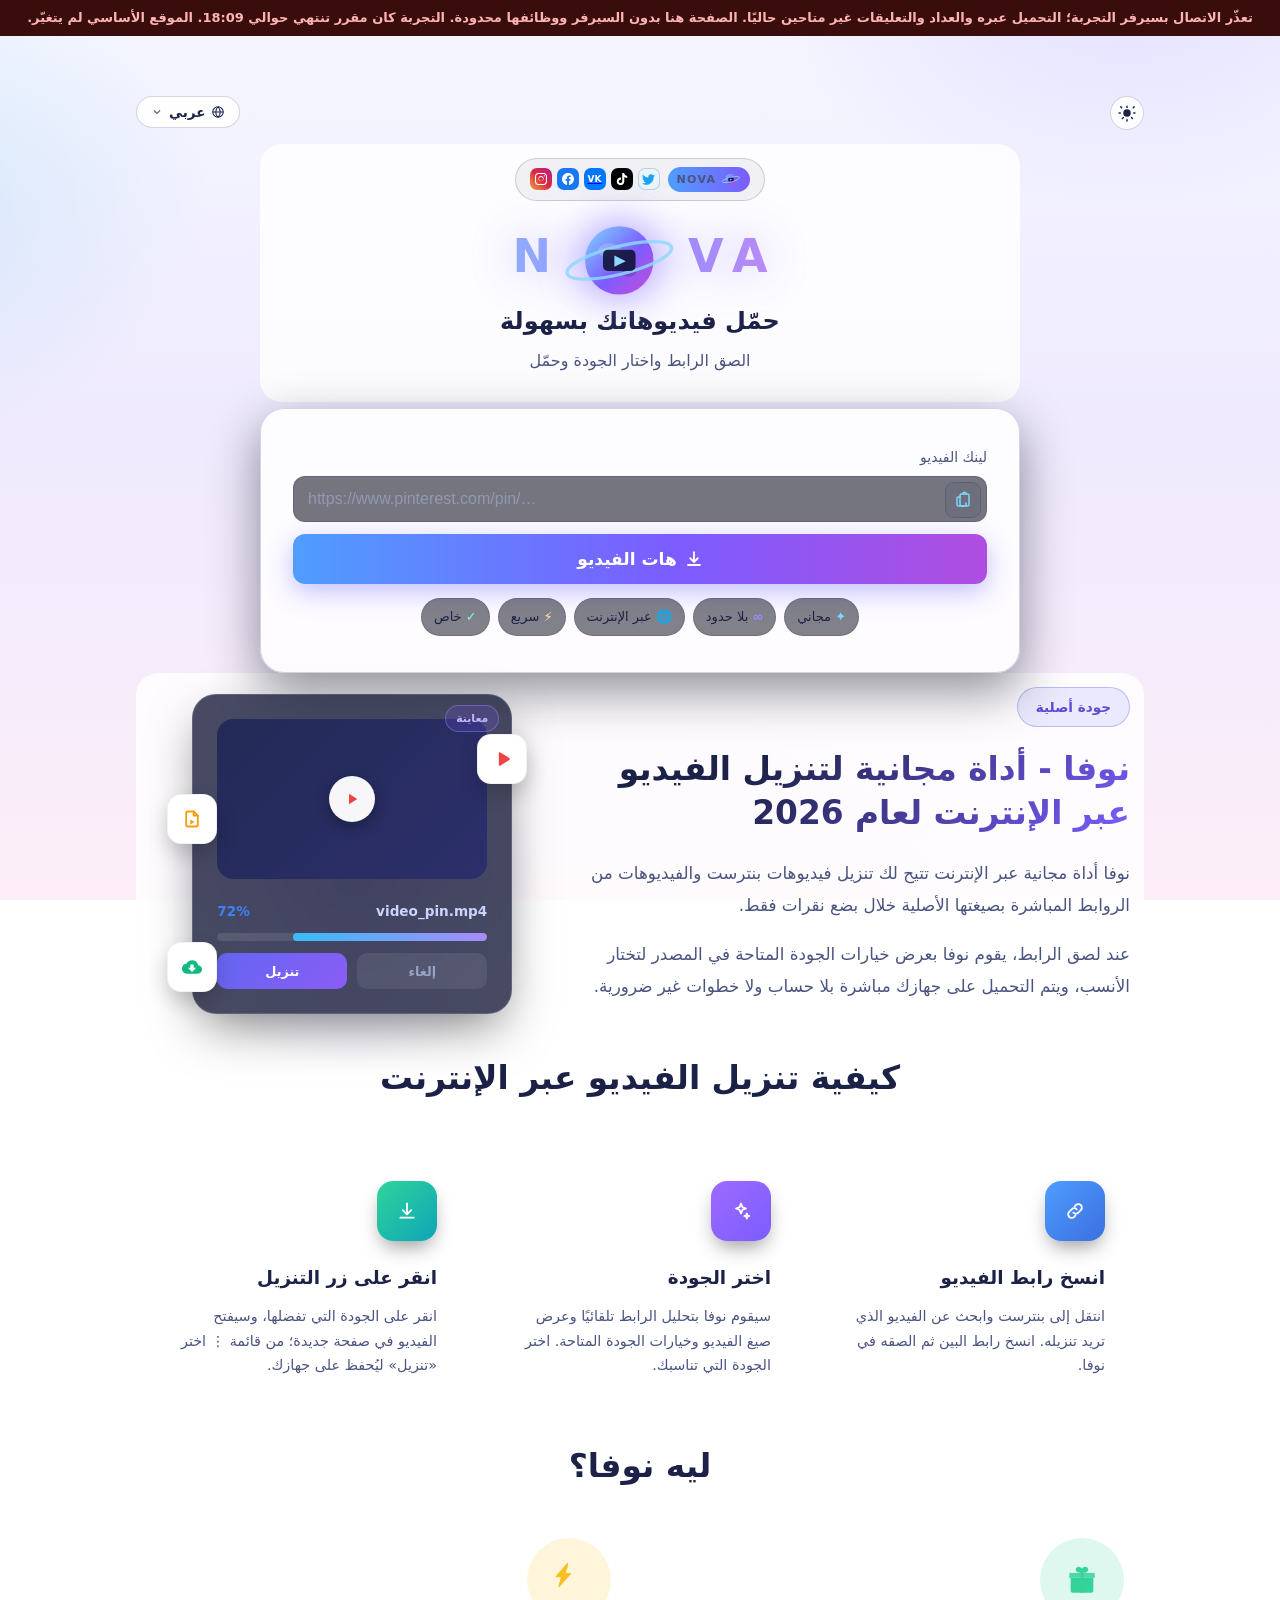
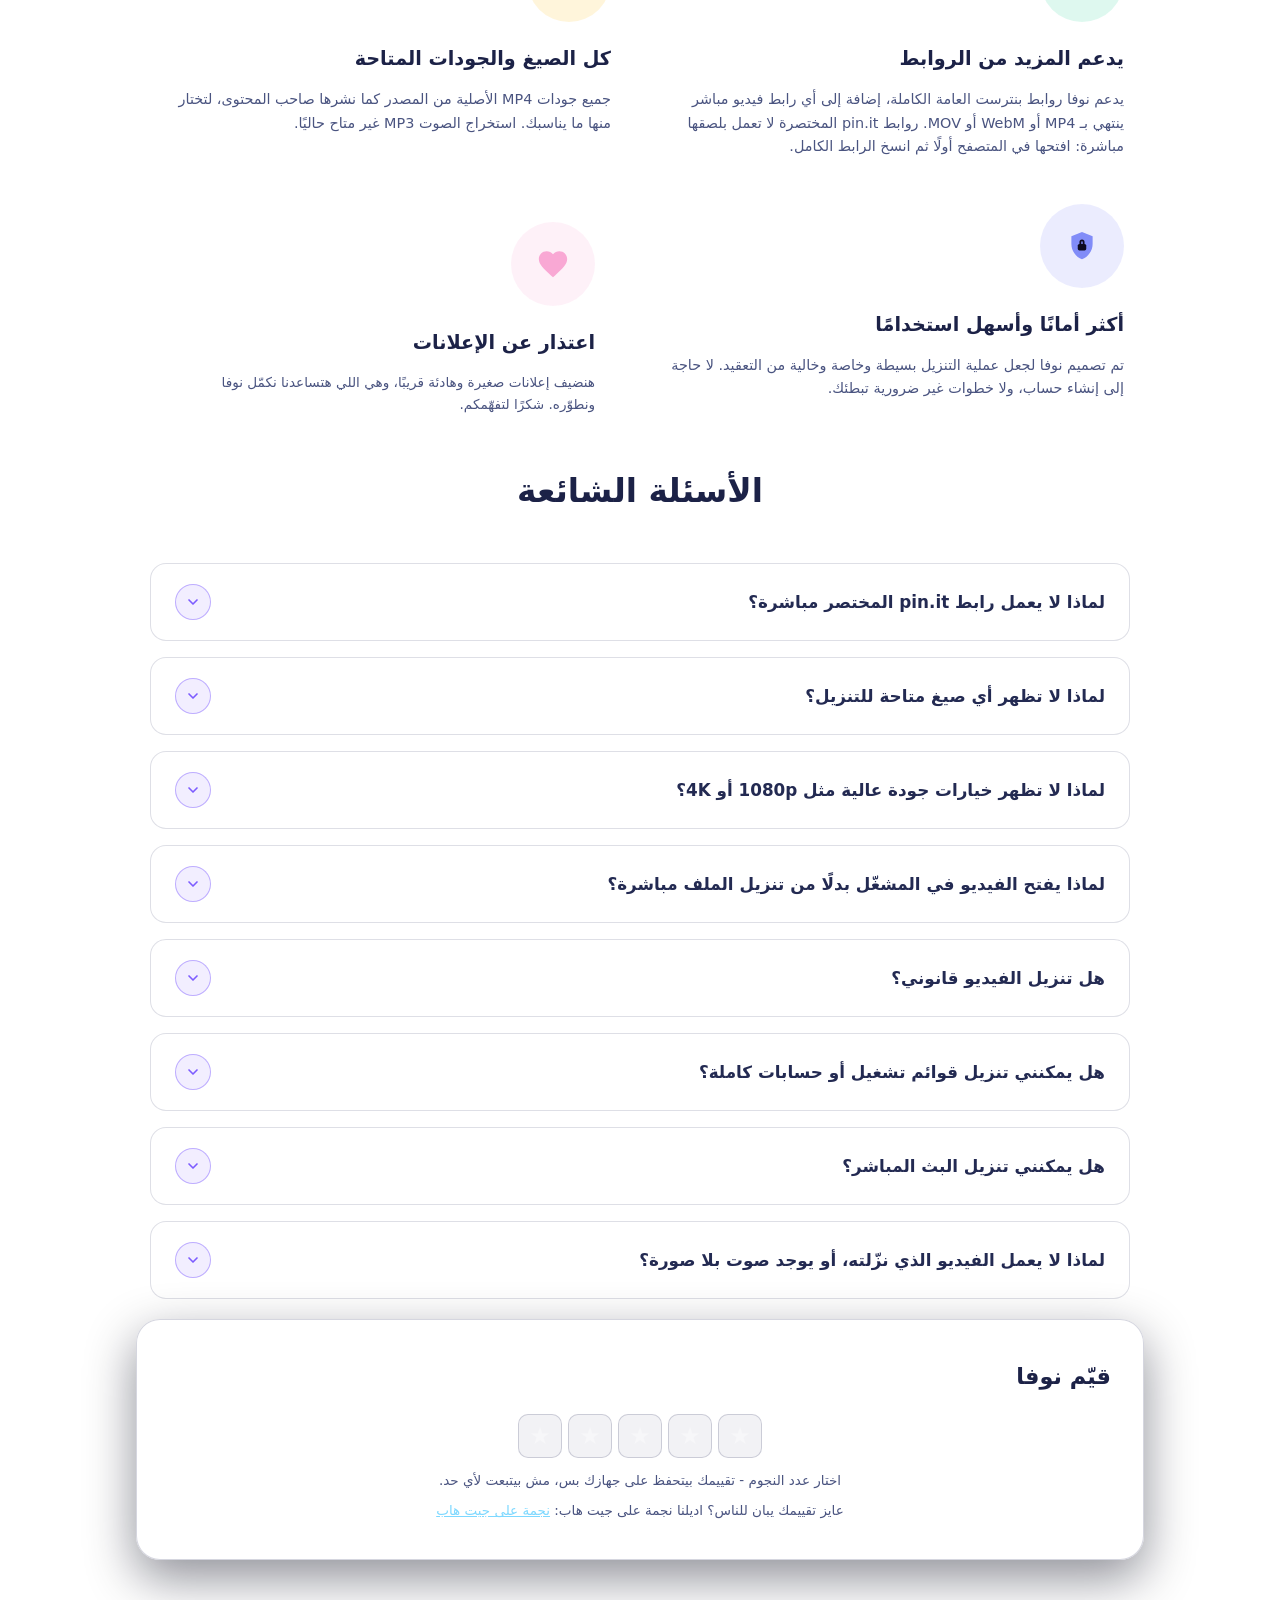
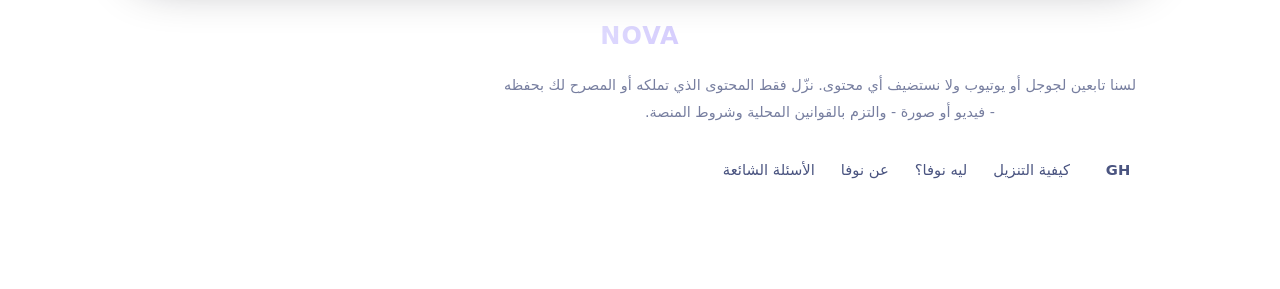
<file: preview/index.html>
<!DOCTYPE html>
<html lang="ar" dir="rtl">
<head>
<meta charset="UTF-8">
<meta name="robots" content="noindex,nofollow">
<meta name="viewport" content="width=device-width, initial-scale=1.0">
<title>N O V A — حمّل فيديوهاتك بسهولة</title>
<meta name="description" content="نوفا: حمّل فيديوهاتك بسهولة - الصق الرابط واختار الجودة وحمّل. مجاني.">
<meta name="keywords" content="تحميل فيديو, بنترست, pinterest video downloader, nova, نوفا, تحميل من بنترست">
<meta name="robots" content="index,follow">
<meta name="theme-color" content="#0d1233">

<meta property="og:site_name" content="NOVA">
<meta property="og:type" content="website">
<meta property="og:title" content="N O V A — حمّل فيديوهاتك بسهولة">
<meta property="og:description" content="الصق اللينك، اختار الجودة، وحمّل. مجاني، وكل حاجة بتتم على جهازك.">
<meta property="og:url" content="https://hady-6.github.io/nova/">
<meta name="twitter:card" content="summary">
<meta name="twitter:title" content="N O V A — حمّل فيديوهاتك بسهولة">
<meta name="twitter:description" content="الصق اللينك، اختار الجودة، وحمّل. مجاني.">
<link rel="icon" href="data:image/svg+xml,%3Csvg xmlns='http://www.w3.org/2000/svg' viewBox='0 0 32 32'%3E%3Ccircle cx='16' cy='16' r='13' fill='%237c5cff'/%3E%3Cellipse cx='16' cy='16' rx='20' ry='6' fill='none' stroke='%237dd8ff' stroke-width='2' transform='rotate(-18 16 16)'/%3E%3C/svg%3E">
<script>try{var st=localStorage.getItem('nova-theme');if(st==='light'||(st===null&&matchMedia('(prefers-color-scheme: light)').matches))document.documentElement.classList.add('light')}catch(e){}</script>
  <link rel="stylesheet" href="../prepared-frontend/style.css?v=44">
</head>
<body><div dir="rtl" style="position:sticky;top:0;z-index:99;background:#2a1f00;color:#ffd479;font:600 13px/1.5 system-ui,sans-serif;padding:8px 12px;text-align:center">نسخة تجريبية مؤقتة لـ NOVA · السيرفر التجريبي بيقفل بعد حوالي ساعة من تشغيله، والعداد والتعليقات والتقييمات ممكن تضيع في أي وقت · الموقع الأساسي لسه زي ما هو</div>
<div class="stars" aria-hidden="true"></div>
<div class="stars stars2" aria-hidden="true"></div>
<main class="card">

  <nav class="nav">
    <button id="theme-toggle" class="theme-btn" type="button" data-i18n-title="theme_title" title="الوضع الفاتح / الداكن">
      <svg class="ic-moon" viewBox="0 0 24 24" width="18" height="18" fill="currentColor" aria-hidden="true"><path d="M20.6 14.6A8.5 8.5 0 0 1 9.4 3.4a.7.7 0 0 0-.9-.9 10 10 0 1 0 13 13 .7.7 0 0 0-.9-.9z"/></svg>
      <svg class="ic-sun" viewBox="0 0 24 24" width="18" height="18" fill="currentColor" aria-hidden="true"><path d="M12 17a5 5 0 1 0 0-10 5 5 0 0 0 0 10zm0-15a1 1 0 0 1 1 1v1.5a1 1 0 0 1-2 0V3a1 1 0 0 1 1-1zm0 18a1 1 0 0 1 1 1v1.5a1 1 0 0 1-2 0V21a1 1 0 0 1 1-1zM3 11H1.5a1 1 0 0 0 0 2H3a1 1 0 0 0 0-2zm19.5 0H21a1 1 0 0 0 0 2h1.5a1 1 0 0 0 0-2zM5.6 4.2 4.5 3A1 1 0 0 0 3 4.4l1.1 1.1a1 1 0 1 0 1.5-1.3zm14.3 14.3-1.1-1.1a1 1 0 0 0-1.4 1.4l1 1.1a1 1 0 0 0 1.5-1.4zM20.9 3 19.8 4.2a1 1 0 1 0 1.4 1.4l1.1-1.1A1 1 0 0 0 21 3zM6.2 17.5l-1.1 1a1 1 0 1 0 1.4 1.5l1.1-1.1a1 1 0 1 0-1.4-1.4z"/></svg>
    </button>
    <div class="langdd" id="langdd">
      <button id="lang-btn" class="lang" type="button" aria-haspopup="listbox" aria-expanded="false" aria-label="Language">
        <svg viewBox="0 0 24 24" width="14" height="14" fill="none" stroke="currentColor" stroke-width="1.8" aria-hidden="true"><circle cx="12" cy="12" r="9"/><path d="M3 12h18M12 3c2.5 2.6 3.9 5.7 3.9 9s-1.4 6.4-3.9 9c-2.5-2.6-3.9-5.7-3.9-9S9.5 5.6 12 3z"/></svg>
        <span id="lang-current">عربي</span>
        <svg class="chev" viewBox="0 0 24 24" width="12" height="12" fill="none" stroke="currentColor" stroke-width="2.4" aria-hidden="true"><path d="M6 9l6 6 6-6"/></svg>
      </button>
      <div class="lang-menu" id="lang-menu" role="listbox" hidden></div>
    </div>
  </nav>

  <header>
    <p class="pill"><a class="badge novareset" href="./" aria-label="NOVA - إعادة تحميل الصفحة" title="NOVA"><svg viewBox="86 56 148 96" width="20" height="14" role="img" aria-hidden="true"><circle cx="160" cy="108" r="42" fill="url(#planet)"/><ellipse cx="160" cy="108" rx="66" ry="17" fill="none" stroke="#8fd8ff" stroke-width="6" opacity=".9" transform="rotate(-14 160 108)"/><g transform="translate(160 108)"><rect x="-20" y="-13" width="40" height="26" rx="6" fill="#0d1233" opacity=".9"/><path d="M-6 -6l14 7-14 7z" fill="#8fd8ff"/></g></svg><span class="novareset-t">NOVA</span></a>
      <span class="picons" aria-hidden="true">
        <a class="plink" href="https://www.instagram.com/" target="_blank" rel="noopener" aria-label="Instagram"><span class="ptile ig" title="Instagram"><svg viewBox="0 0 24 24" width="12" height="12" fill="#fff" role="img"><path d="M12 0C8.74 0 8.333.015 7.053.072 5.775.132 4.905.333 4.14.63c-.789.306-1.459.717-2.126 1.384S.935 3.35.63 4.14C.333 4.905.131 5.775.072 7.053.012 8.333 0 8.74 0 12s.015 3.667.072 4.947c.06 1.277.261 2.148.558 2.913.306.788.717 1.459 1.384 2.126.667.666 1.336 1.079 2.126 1.384.766.296 1.636.499 2.913.558C8.333 23.988 8.74 24 12 24s3.667-.015 4.947-.072c1.277-.06 2.148-.262 2.913-.558.788-.306 1.459-.718 2.126-1.384.666-.667 1.079-1.335 1.384-2.126.296-.765.499-1.636.558-2.913.06-1.28.072-1.687.072-4.947s-.015-3.667-.072-4.947c-.06-1.277-.262-2.149-.558-2.913-.306-.789-.718-1.459-1.384-2.126C21.319 1.347 20.651.935 19.86.63c-.765-.297-1.636-.499-2.913-.558C15.667.012 15.26 0 12 0zm0 2.16c3.203 0 3.585.016 4.85.071 1.17.055 1.805.249 2.227.415.562.217.96.477 1.382.896.419.42.679.819.896 1.381.164.422.36 1.057.413 2.227.057 1.266.07 1.646.07 4.85s-.015 3.585-.074 4.85c-.061 1.17-.256 1.805-.421 2.227-.224.562-.479.96-.899 1.382-.419.419-.824.679-1.38.896-.42.164-1.065.36-2.235.413-1.274.057-1.649.07-4.859.07-3.211 0-3.586-.015-4.859-.074-1.171-.061-1.816-.256-2.236-.421-.569-.224-.96-.479-1.379-.899-.421-.419-.69-.824-.9-1.38-.165-.42-.359-1.065-.42-2.235-.045-1.26-.061-1.649-.061-4.844 0-3.196.016-3.586.061-4.861.061-1.17.255-1.814.42-2.234.21-.57.479-.96.9-1.381.419-.419.81-.689 1.379-.898.42-.166 1.051-.361 2.221-.421 1.275-.045 1.65-.06 4.859-.06l.045.03zm0 3.678a5.162 5.162 0 1 0 0 10.324 5.162 5.162 0 0 0 0-10.324zM12 16c-2.21 0-4-1.79-4-4s1.79-4 4-4 4 1.79 4 4-1.79 4-4 4zm7.846-10.405a1.206 1.206 0 0 1-2.41 0 1.206 1.206 0 0 1 2.41 0z"/></svg></span></a>
        <a class="plink" href="https://www.facebook.com/" target="_blank" rel="noopener" aria-label="Facebook"><span class="ptile fb" title="Facebook"><svg viewBox="0 0 24 24" width="12" height="12" fill="#fff" role="img"><path d="M24 12.073c0-6.627-5.373-12-12-12s-12 5.373-12 12c0 5.99 4.388 10.954 10.125 11.854v-8.385H7.078v-3.47h3.047V9.43c0-3.007 1.792-4.669 4.533-4.669 1.312 0 2.686.235 2.686.235v2.953H15.83c-1.491 0-1.956.925-1.956 1.874v2.25h3.328l-.532 3.47h-2.796v8.385C19.612 23.027 24 18.062 24 12.073z"/></svg></span></a>
        <a class="plink" href="https://vk.com/" target="_blank" rel="noopener" aria-label="VK"><span class="ptile vk" title="VK">VK</span></a>
        <a class="plink" href="https://www.tiktok.com/" target="_blank" rel="noopener" aria-label="TikTok"><span class="ptile tt" title="TikTok"><svg viewBox="0 0 24 24" width="12" height="12" fill="#fff" role="img"><path d="M12.525.02c1.31-.02 2.61-.01 3.91-.02.08 1.53.63 3.09 1.75 4.17 1.12 1.11 2.7 1.62 4.24 1.79v4.03c-1.44-.05-2.89-.35-4.2-.97-.57-.26-1.1-.59-1.62-.93-.01 2.92.01 5.84-.02 8.75-.08 1.4-.54 2.79-1.35 3.94-1.31 1.92-3.58 3.17-5.91 3.21-1.43.08-2.86-.31-4.08-1.03-2.02-1.19-3.44-3.37-3.65-5.71-.02-.5-.03-1-.01-1.49.18-1.9 1.12-3.72 2.58-4.96 1.66-1.44 3.98-2.13 6.15-1.72.02 1.48-.04 2.96-.04 4.44-.99-.32-2.15-.23-3.02.37-.63.41-1.11 1.04-1.36 1.75-.21.51-.15 1.07-.14 1.61.24 1.64 1.82 3.02 3.5 2.87 1.12-.01 2.19-.66 2.77-1.61.19-.33.4-.67.41-1.06.1-1.79.06-3.57.07-5.36.01-4.03-.01-8.05.02-12.07z"/></svg></span></a>
        <a class="plink" href="https://x.com/" target="_blank" rel="noopener" aria-label="Twitter"><span class="ptile tw" title="Twitter"><svg viewBox="0 0 24 24" width="13" height="13" fill="#1DA1F2" role="img"><path d="M23.953 4.57a10 10 0 0 1-2.825.775 4.958 4.958 0 0 0 2.163-2.723c-.951.555-2.005.959-3.127 1.184a4.92 4.92 0 0 0-8.384 4.482C7.69 8.095 4.067 6.13 1.64 3.162a4.822 4.822 0 0 0-.666 2.475c0 1.71.87 3.213 2.188 4.096a4.904 4.904 0 0 1-2.228-.616v.06a4.923 4.923 0 0 0 3.946 4.827 4.996 4.996 0 0 1-2.212.085 4.936 4.936 0 0 0 4.604 3.417 9.867 9.867 0 0 1-6.102 2.105c-.39 0-.779-.023-1.17-.067a13.995 13.995 0 0 0 7.557 2.209c9.053 0 13.998-7.496 13.998-13.985 0-.21 0-.42-.015-.63A9.935 9.935 0 0 0 24 4.59z"/></svg></span></a>
      </span>
    </p>
    <svg width="0" height="0" style="position:absolute" aria-hidden="true"><defs>
        <linearGradient id="planet" x1="0" y1="0" x2="1" y2="1">
          <stop offset="0" stop-color="#7dd8ff"/><stop offset=".55" stop-color="#7c5cff"/><stop offset="1" stop-color="#c94dd8"/>
        </linearGradient>
        <linearGradient id="arrow" x1="0" y1="0" x2="0" y2="1">
          <stop offset="0" stop-color="#8fe3ff"/><stop offset="1" stop-color="#b79bff"/>
        </linearGradient>
        <radialGradient id="glow" cx=".5" cy=".5" r=".5">
          <stop offset="0" stop-color="#7c5cff" stop-opacity=".55"/><stop offset="1" stop-color="#7c5cff" stop-opacity="0"/>
        </radialGradient>
    </defs></svg>
    <p class="brand" dir="ltr"><span class="bl">N</span><svg class="brand-o" viewBox="86 56 148 96" role="img" aria-label="O"><circle cx="160" cy="108" r="42" fill="url(#planet)"/><ellipse cx="148" cy="96" rx="14" ry="9" fill="#ffffff" opacity=".18"/><ellipse cx="172" cy="122" rx="9" ry="6" fill="#0d1233" opacity=".18"/><ellipse cx="160" cy="108" rx="66" ry="17" fill="none" stroke="#8fd8ff" stroke-width="4" opacity=".85" transform="rotate(-14 160 108)"/><g transform="translate(160 108)"><rect x="-20" y="-13" width="40" height="26" rx="6" fill="#0d1233" opacity=".88"/><path d="M-6 -6l14 7-14 7z" fill="#8fd8ff"/></g></svg><span class="bl">V</span><span class="bl">A</span></p>
    <h1 data-i18n="h1">حمّل فيديوهاتك بسهولة</h1>
    <p class="intro" data-i18n="sub">الصق الرابط واختار الجودة وحمّل</p>
  </header>

  <section class="panel" id="go-panel">
    <label for="url" data-i18n="url_label">لينك الفيديو</label>
    <div class="urlrow">
      <input id="url" type="url" inputmode="url" autocomplete="off" placeholder="https://www.pinterest.com/pin/…" data-i18n-ph="ph">
      <button id="paste" class="paste" type="button" data-i18n-title="paste_title" title="لصق" aria-label="لصق">
        <svg viewBox="0 0 24 24" width="18" height="18" fill="none" stroke="currentColor" stroke-width="2" stroke-linecap="round" stroke-linejoin="round"><rect x="8" y="4" width="12" height="16" rx="2"/><path d="M8 8H6a2 2 0 0 0-2 2v8a2 2 0 0 0 2 2h8a2 2 0 0 0 2-2v-2"/><path d="M12 4V3a1 1 0 0 1 1-1h2a1 1 0 0 1 1 1v1"/></svg>
      </button>
    </div>
    <button id="go" class="primary big" type="button">
      <svg viewBox="0 0 24 24" width="18" height="18" fill="none" stroke="currentColor" stroke-width="2.4" stroke-linecap="round" stroke-linejoin="round"><path d="M12 3v12"/><path d="M7 11l5 5 5-5"/><path d="M4 20h16"/></svg>
      <span data-i18n="go">هات الفيديو</span>
    </button>
    <div id="msg" role="status" aria-live="polite"></div>
    <div class="chips">
      <span class="chip"><i class="dot dc">✦</i> <span data-i18n="chip_free">مجاني</span></span>
      <span class="chip"><i class="dot dv">∞</i> <span data-i18n="chip_nolimits">بلا حدود</span></span>
      <span class="chip"><i class="dot dc">🌐</i> <span data-i18n="chip_online">عبر الإنترنت</span></span>
      <span class="chip"><i class="dot dy">⚡</i> <span data-i18n="chip_fast">سريع</span></span>
      <span class="chip"><i class="dot dg">✓</i> <span data-i18n="chip_private">خاص</span></span>
    </div>
  </section>

  <section id="pin-result" class="panel" hidden>
    <h2><svg class="ic" viewBox="0 0 24 24" width="20" height="20" fill="none" stroke="url(#planet)" stroke-width="2" stroke-linecap="round"><path d="M4 7h16M4 12h10M4 17h13"/></svg> <span data-i18n="choose_quality">اختار الجودة</span></h2>
    <p id="pin-title"></p>
    <div id="variants" class="stack"></div>
    <div class="note">
      <strong data-i18n="howto_save_t">إزاي تحفظه</strong>
      <span data-i18n="howto_save_b">دوس على الجودة، الفيديو هيفتح لوحده في صفحة جديدة. شغّله، ومن ⋮ اختار «تنزيل» وهيتحفظ على موبايلك. بنترست مانعة التحميل بضغطة واحدة من أي موقع خارجي.</span>
    </div>
  </section>

  <section id="direct-result" class="panel" hidden>
    <h2><span data-i18n="ready_t">جاهز يتحمّل</span></h2>
    <div class="stack"><button id="dl-direct" class="primary" type="button" data-i18n="dl_btn">تحميل الفيديو</button></div>
    <div id="direct-fallback" class="note" hidden>
      <strong data-i18n="fallback_t">التحميل المباشر متعذر</strong>
      <span data-i18n="fallback_b">الموقع اللي عليه الفيديو مانع التحميل من هنا. افتحه من اللينك ده واحفظه من ⋮ ثم «تنزيل»:</span>
      <a id="direct-open" href="#" target="_blank" rel="noopener" data-i18n="fallback_open">فتح الفيديو</a>
    </div>
    <div id="direct-ok" class="note ok" hidden><strong data-i18n="ok_t">اتحمّل ✓</strong> <span data-i18n="ok_b">الفيديو نزل على جهازك.</span></div>
  </section>

  <section class="panel low about" id="about">
    <div class="about-txt">
      <span class="pill-mini" data-i18n="about_chip">جودة أصلية</span>
      <h2><span data-i18n="about_h">نوفا - أداة مجانية لتنزيل الفيديو عبر الإنترنت لعام 2026</span></h2>
      <p data-i18n="about_p1">نوفا أداة مجانية عبر الإنترنت تتيح لك تنزيل فيديوهات بنترست والفيديوهات من الروابط المباشرة بصيغتها الأصلية خلال بضع نقرات فقط.</p>
      <p data-i18n="about_p2">عند لصق الرابط، يقوم نوفا بعرض خيارات الجودة المتاحة في المصدر لتختار الأنسب، ويتم التحميل على جهازك مباشرة بلا حساب ولا خطوات غير ضرورية.</p>
    </div>
    <div class="about-mock" aria-hidden="true">
      <div class="mock-blob"></div>
      <div class="mock-card"><span class="mock-demo" data-i18n="mock_demo">معاينة</span>
        <div class="mock-video"><span class="mock-play"><svg viewBox="0 0 24 24" width="18" height="18" fill="#ef4444"><path d="M8 5v14l11-7z"/></svg></span></div>
        <div class="mock-row"><span class="mock-file" dir="ltr">video_pin.mp4</span><span class="mock-pct">85%</span></div>
        <div class="mock-bar"><span></span></div>
        <div class="mock-btns"><span class="mock-cancel" data-i18n="mock_cancel">إلغاء</span><span class="mock-dl" data-i18n="mock_dl">تنزيل</span></div>
      </div>
      <span class="float-ic fi-link" title="تشغيل الفيديو"><svg viewBox="0 0 24 24" width="22" height="22" fill="#ef4444"><path d="M8.5 5.8v12.4c0 .9 1 1.5 1.8 1l9.7-6.2c.7-.5.7-1.5 0-2L10.3 4.8c-.8-.5-1.8.1-1.8 1z"/></svg></span>
      <span class="float-ic fi-vid"><svg viewBox="0 0 24 24" width="20" height="20" fill="none" stroke="#f59e0b" stroke-width="2.2" stroke-linecap="round" stroke-linejoin="round"><path d="M14 3H7a2 2 0 0 0-2 2v14a2 2 0 0 0 2 2h10a2 2 0 0 0 2-2V8z"/><path d="M14 3v5h5"/><path d="M10 12.5l5 3-5 3z" fill="#f59e0b" stroke="none"/></svg></span>
      <span class="float-ic fi-dl"><svg viewBox="0 0 24 24" width="20" height="20" fill="#10b981"><path d="M19.35 10.04A7.49 7.49 0 0 0 12 4C9.11 4 6.6 5.64 5.35 8.04A5.994 5.994 0 0 0 0 14c0 3.31 2.69 6 6 6h13c2.76 0 5-2.24 5-5 0-2.64-2.05-4.78-4.65-4.96zM17 13l-5 5-5-5h3V9h4v4h3z"/></svg></span>
    </div>
  </section>

  <section class="panel low how-sec" id="how">
    <h2><span data-i18n="how_h">كيفية تنزيل الفيديو عبر الإنترنت</span></h2>
    <div class="steps">
      <div class="step">
        <span class="tile blue"><svg viewBox="0 0 24 24" width="20" height="20" fill="none" stroke="#fff" stroke-width="2.2" stroke-linecap="round"><path d="M10 14a4 4 0 0 0 6 0l3-3a4 4 0 0 0-6-6l-1.5 1.5"/><path d="M14 10a4 4 0 0 0-6 0l-3 3a4 4 0 0 0 6 6l1.5-1.5"/></svg></span>
        <div><strong data-i18n="step1_t">انسخ رابط الفيديو</strong><p data-i18n="step1_b">انتقل إلى بنترست وابحث عن الفيديو الذي تريد تنزيله. انسخ رابط البين ثم الصقه في نوفا.</p></div>
      </div>
      <div class="step">
        <span class="tile violet"><svg viewBox="0 0 24 24" width="20" height="20" fill="none" stroke="#fff" stroke-width="2.2" stroke-linecap="round" stroke-linejoin="round"><path d="M12 3l1.7 4.3L18 9l-4.3 1.7L12 15l-1.7-4.3L6 9l4.3-1.7z"/><path d="M19 15l.8 2.2L22 18l-2.2.8L19 21l-.8-2.2L16 18l2.2-.8z"/></svg></span>
        <div><strong data-i18n="step2_t">اختر الجودة</strong><p data-i18n="step2_b">سيقوم نوفا بتحليل الرابط تلقائيًا وعرض صيغ الفيديو وخيارات الجودة المتاحة. اختر الجودة التي تناسبك.</p></div>
      </div>
      <div class="step">
        <span class="tile green"><svg viewBox="0 0 24 24" width="20" height="20" fill="none" stroke="#fff" stroke-width="2.2" stroke-linecap="round" stroke-linejoin="round"><path d="M12 3v12"/><path d="M7 11l5 5 5-5"/><path d="M4 20h16"/></svg></span>
        <div><strong data-i18n="step3_t">انقر على زر التنزيل</strong><p data-i18n="step3_b">انقر على الجودة التي تفضلها، وسيفتح الفيديو في صفحة جديدة؛ من قائمة ⋮ اختر «تنزيل» ليُحفظ على جهازك.</p></div>
      </div>
    </div>
  </section>


  <section class="panel low why-sec" id="why">
    <h2><span data-i18n="feat_h">ليه نوفا؟</span></h2>
    <div class="feat">
      <div class="cell cm">
        <span class="bubble"><svg viewBox="0 0 24 24" width="30" height="30" fill="currentColor"><path d="M4 10.5h16v9a1.5 1.5 0 0 1-1.5 1.5h-13A1.5 1.5 0 0 1 4 19.5v-9z"/><path d="M3 7h18v3.5H3z" opacity=".85"/><path d="M11 7h2v14h-2z" opacity=".85"/><path d="M12 7s-4.5.2-4.5-2.6A2.25 2.25 0 0 1 12 5.6 2.25 2.25 0 0 1 16.5 4.4C16.5 7.2 12 7 12 7z"/></svg></span>
        <strong data-i18n="feat5_t">يدعم المزيد من الروابط</strong>
        <p data-i18n="feat5_b">يدعم نوفا روابط بنترست العامة الكاملة والروابط المختصرة pin.it بعد فتحها، إضافة إلى أي رابط فيديو مباشر ينتهي بـ MP4 أو WebM أو MOV.</p>
      </div>
      <div class="cell ca">
        <span class="bubble"><svg viewBox="0 0 24 24" width="30" height="30" fill="currentColor"><path d="M11.25.68a.5.5 0 0 1 .23.58L9.68 7H13a.5.5 0 0 1 .36.84l-8 9a.5.5 0 0 1-.84-.49L6.32 10H3a.5.5 0 0 1-.36-.84l8-9a.5.5 0 0 1 .61-.48z"/></svg></span>
        <strong data-i18n="feat1_t">كل الصيغ والجودات المتاحة</strong>
        <p data-i18n="feat1_b">جميع جودات MP4 الأصلية من المصدر كما نشرها صاحب المحتوى، لتختار منها ما يناسبك. استخراج الصوت MP3 غير متاح حاليًا.</p>
      </div>
      <div class="cell cl">
        <span class="bubble"><svg viewBox="0 0 24 24" width="30" height="30" fill="currentColor"><path d="M12 2.2l7.5 3v5.3c0 4.8-3.2 9.2-7.5 10.9-4.3-1.7-7.5-6.1-7.5-10.9V5.2l7.5-3z"/><rect x="9" y="10.5" width="6" height="4.6" rx="1.2" fill="#0d0a1f"/><path d="M10.2 10.5V9.2a1.8 1.8 0 0 1 3.6 0v1.3h-1.3V9.2a.5.5 0 0 0-1 0v1.3h-1.3z" fill="#0d0a1f"/></svg></span>
        <strong data-i18n="feat6_t">أكثر أمانًا وأسهل استخدامًا</strong>
        <p data-i18n="feat6_b">تم تصميم نوفا لجعل عملية التنزيل بسيطة وخاصة وخالية من التعقيد. لا حاجة إلى إنشاء حساب، ولا خطوات غير ضرورية تبطئك.</p>
      </div>
      <div class="cell mini cr">
        <span class="bubble"><svg viewBox="0 0 24 24" width="30" height="30" fill="currentColor"><path d="M12 21.35l-1.45-1.32C5.4 15.36 2 12.28 2 8.5 2 5.42 4.42 3 7.5 3c1.74 0 3.41.81 4.5 2.09C13.09 3.81 14.76 3 16.5 3 19.58 3 22 5.42 22 8.5c0 3.78-3.4 6.86-8.55 11.54L12 21.35z"/></svg></span>
        <strong data-i18n="feat4_t">اعتذار عن الإعلانات</strong>
        <p data-i18n="feat4_b">هنضيف إعلانات صغيرة وهادئة قريبًا، وهي اللي هتساعدنا نكمّل نوفا ونطوّره. شكرًا لتفهّمكم.</p>
      </div>

    </div>
  </section>



  <section class="panel low faq-sec" id="faq">
    <h2><span data-i18n="faq_h">الأسئلة الشائعة</span></h2>
    <details>
      <summary data-i18n="faq1_q">لماذا لا يعمل رابط pin.it المختصر مباشرة؟</summary>
      <p data-i18n="faq1_a">روابط pin.it تحتاج أن تُفتح أولًا: افتح الرابط في المتصفح، وسيتحوّل إلى الرابط الطويل؛ انسخه من شريط العنوان ثم الصقه هنا.</p>
    </details>
    <details>
      <summary data-i18n="faq2_q">لماذا لا تظهر أي صيغ متاحة للتنزيل؟</summary>
      <p data-i18n="faq2_a">قد يكون البين قد حُذف أو جُعل خاصًا (سريًا)، أو أن الرابط يحتوي على صورة وليس فيديو. يرجى التحقق من الرسالة المعروضة على الصفحة لمزيد من التفاصيل.</p>
    </details>
    <details>
      <summary data-i18n="faq8_q">لماذا لا تظهر خيارات جودة عالية مثل 1080p أو 4K؟</summary>
      <p data-i18n="faq8_a">تعتمد خيارات الجودة المتاحة على الفيديو الأصلي في المصدر. نعرض أعلى درجات الدقة المتوفرة فعلًا، لكن بعض الفيديوهات لا توفر نسخًا بدقة 1080p أو أعلى لأن صاحب المحتوى نشرها هكذا.</p>
    </details>
    <details>
      <summary data-i18n="faq3_q">لماذا يفتح الفيديو في المشغّل بدلًا من تنزيل الملف مباشرة؟</summary>
      <p data-i18n="faq3_a">بالنسبة لبعض الفيديوهات، قد يؤدي النقر على زر التنزيل إلى فتح الفيديو مباشرة في المتصفح بدلًا من بدء التنزيل تلقائيًا، لأن بنترست تمنع التحميل بضغطة واحدة من المواقع الخارجية. إذا حدث ذلك، انقر على قائمة النقاط الثلاث ⋮ في المشغل واختر «تنزيل».</p>
    </details>
    <details>
      <summary data-i18n="faq7_q">هل تنزيل الفيديو قانوني؟</summary>
      <p data-i18n="faq7_a">يعتمد ذلك على القوانين المحلية في بلدك وعلى طريقة استخدامك للمحتوى. نزّل فقط الفيديوهات التي تملكها، أو الموجودة ضمن الملكية العامة، أو التي لديك إذن بحفظها.</p>
    </details>
    <details>
      <summary data-i18n="faq6_q">هل يمكنني تنزيل قوائم تشغيل أو حسابات كاملة؟</summary>
      <p data-i18n="faq6_a">لا، تنزيل قوائم التشغيل والحسابات الكاملة غير مدعوم حاليًا. لتنزيل عدة فيديوهات، انسخ كل رابط والصقه بشكل منفصل.</p>
    </details>
    <details>
      <summary data-i18n="faq9_q">هل يمكنني تنزيل البث المباشر؟</summary>
      <p data-i18n="faq9_a">لا، لا يمكن تنزيل البث المباشر أثناء استمراره. بعد انتهاء البث ونشر الفيديو كاملًا في المصدر، يمكن تنزيله بالطريقة المعتادة.</p>
    </details>
    <details>
      <summary data-i18n="faq10_q">لماذا لا يعمل الفيديو الذي نزّلته، أو يوجد صوت بلا صورة؟</summary>
      <p data-i18n="faq10_a">جرّب جودة أخرى من القائمة وأعد التنزيل. بعض الروابط تكون فيديو بلا صوت من المصدر نفسه، وبعض المشغّلات لا تدعم كل الصيغ - جرّب مشغّلًا أحدث أو افتح الملف في المتصفح.</p>
    </details>
  </section>

  <section class="panel" id="rate-panel">
    <h2><span data-i18n="rate_h">قيّم نوفا</span></h2>
    <div class="stars-input" id="rate-stars" role="radiogroup" aria-label="rating">
      <button type="button" data-star="1" aria-label="1">★</button>
      <button type="button" data-star="2" aria-label="2">★</button>
      <button type="button" data-star="3" aria-label="3">★</button>
      <button type="button" data-star="4" aria-label="4">★</button>
      <button type="button" data-star="5" aria-label="5">★</button>
    </div>
    <p class="rate-note" id="rate-note" data-i18n="rate_note">اختار عدد النجوم - تقييمك بيتحفظ على جهازك بس، مش بيتبعت لأي حد.</p>
    <p class="rate-note"><span data-i18n="rate_pub">عايز تقييمك يبان للناس؟ اديلنا نجمة على جيت هاب:</span> <a href="https://github.com/hady-6/nova" target="_blank" rel="noopener" data-i18n="rate_gh">نجمة على جيت هاب</a></p>
  </section>

  <footer>
    <div class="foot-brand" dir="ltr">NOVA</div>
    <p class="advice" data-i18n="footer2">لسنا تابعين لبنترست ولا نستضيف أي محتوى. نزّل فقط المحتوى الذي تملكه أو المصرح لك بحفظه - فيديو أو صورة - والتزم بالقوانين المحلية وشروط المنصة.</p>
    <div class="foot-links">
      <a class="foot-gh" href="https://github.com/hady-6/nova" target="_blank" rel="noopener" title="GitHub" dir="ltr">GH</a>
      <a href="#how" data-i18n="foot_how">كيفية التنزيل</a>
      <a href="#why" data-i18n="foot_why">ليه نوفا؟</a>
      <a href="#about" data-i18n="foot_about">عن نوفا</a>
      <a href="#faq" data-i18n="foot_faq">الأسئلة الشائعة</a>
    </div>
    <p id="stats-line" class="stats-line" hidden></p>
  </footer>
</main>
<script>
var NB='https://nova-gflgfdkh.b4a.run';
var ac=new AbortController();setTimeout(function(){ac.abort()},6000);
fetch(NB+'/api/health',{signal:ac.signal}).then(function(r){return r.ok&&r.json()}).then(function(j){return !!(j&&j.ok)}).catch(function(){return false}).then(function(alive){
fetch('../prepared-frontend/app.js?v=44').then(function(r){return r.text()}).then(function(t){
 if(!alive){
  var bn=document.querySelector('body > div[dir=rtl]');
  if(bn){bn.style.background='#3a0d0d';bn.style.color='#ffb4b4';bn.textContent='تعذّر الاتصال بسيرفر التجربة؛ التحميل عبره والعداد والتعليقات غير متاحين حاليًا. الصفحة هنا بدون السيرفر ووظائفها محدودة. التجربة كان مقرر تنتهي حوالي 18:09. الموقع الأساسي لم يتغيّر.';}
  var e0=document.createElement('script');e0.textContent=t;document.body.appendChild(e0);
  document.dispatchEvent(new Event('DOMContentLoaded'));
  return;
 }
var AR={"feat2_b": "في هذه النسخة التجريبية يمر رابطك والفيديو عبر خادم الاختبار الخاص بنوفا. لا حسابات، لكن العداد والتعليقات والتقييمات تُحفظ مؤقتًا هناك وقد تضيع.", "about_p2": "في هذه النسخة التجريبية يُجلب الفيديو ويمر عبر خادم الاختبار الخاص بنوفا، ويُحفظ عدّاد الزوار والتعليقات والتقييمات مؤقتًا هناك.", "fmt_b2": "تحويل الصيغ - مثل استخراج MP3 - غير متاح في هذه النسخة التجريبية.", "faq1_q": "هل يعمل رابط pin.it المختصر؟", "faq1_a": "جرّب لصق الرابط المختصر مباشرة (جُرّب رابط واحد بنجاح). إن لم يعمل افتحه في المتصفح وانسخ الرابط الطويل. بعض البينات لا تتاح للتنزيل إن لم يشارك Pinterest بيانات الفيديو.", "feat5_b": "يدعم نوفا روابط بنترست العامة وأي رابط فيديو مباشر ينتهي بـ MP4 أو WebM أو MOV. روابط pin.it المختصرة قد تعمل في هذه النسخة التجريبية؛ إن لم تعمل افتحها في المتصفح وانسخ الرابط الطويل."},EN={"feat2_b": "In this test version your link and the video pass through NOVA's test server. No accounts, but the counter, comments and ratings are stored there temporarily and may be lost.", "about_p2": "In this test version the video is fetched and passed through NOVA's test server, and the visitor counter, comments and ratings are stored there temporarily.", "fmt_b2": "Format conversion - like extracting MP3 - is not available in this test version.", "faq1_q": "Does a short pin.it link work?", "faq1_a": "Try pasting the short link directly (one link was tested successfully). If it does not work, open it in your browser and copy the full link. Some pins cannot be downloaded if Pinterest does not share their video data.", "feat5_b": "NOVA supports public Pinterest links and any direct video link ending in MP4, WebM or MOV. Short pin.it links may work in this test version; if not, open them in the browser and copy the full link."};
 t=t.replace(/(\b(feat2_b|about_p2|fmt_b2|faq1_q|faq1_a|feat5_b)): '((?:[^'\\]|\\.)*)'/g,function(m,k,k2,v){var ar=/[\u0600-\u06FF]/.test(v);return k+": '"+(ar?AR:EN)[k2].replace(/'/g,"\\'")+"'"});
 t=t.replace(/"(feat2_b|about_p2|fmt_b2|faq1_q|faq1_a|feat5_b)": "((?:[^"\\\\]|\\\\.)*)"/g,function(m,k){return JSON.stringify(k)+": "+JSON.stringify(EN[k])});
 t=t.replace("const NOVA_BACKEND = '';","const NOVA_BACKEND = 'https://nova-gflgfdkh.b4a.run';").replace("const NOVA_PROXY = false;","const NOVA_PROXY = true;");
 var e=document.createElement('script');e.textContent=t;document.body.appendChild(e);
 document.dispatchEvent(new Event('DOMContentLoaded'));
 var c=document.querySelector('[data-i18n=chip_private]');if(c&&c.parentNode)c.parentNode.remove();
});
});
</script>
</body>
</html>
</file>
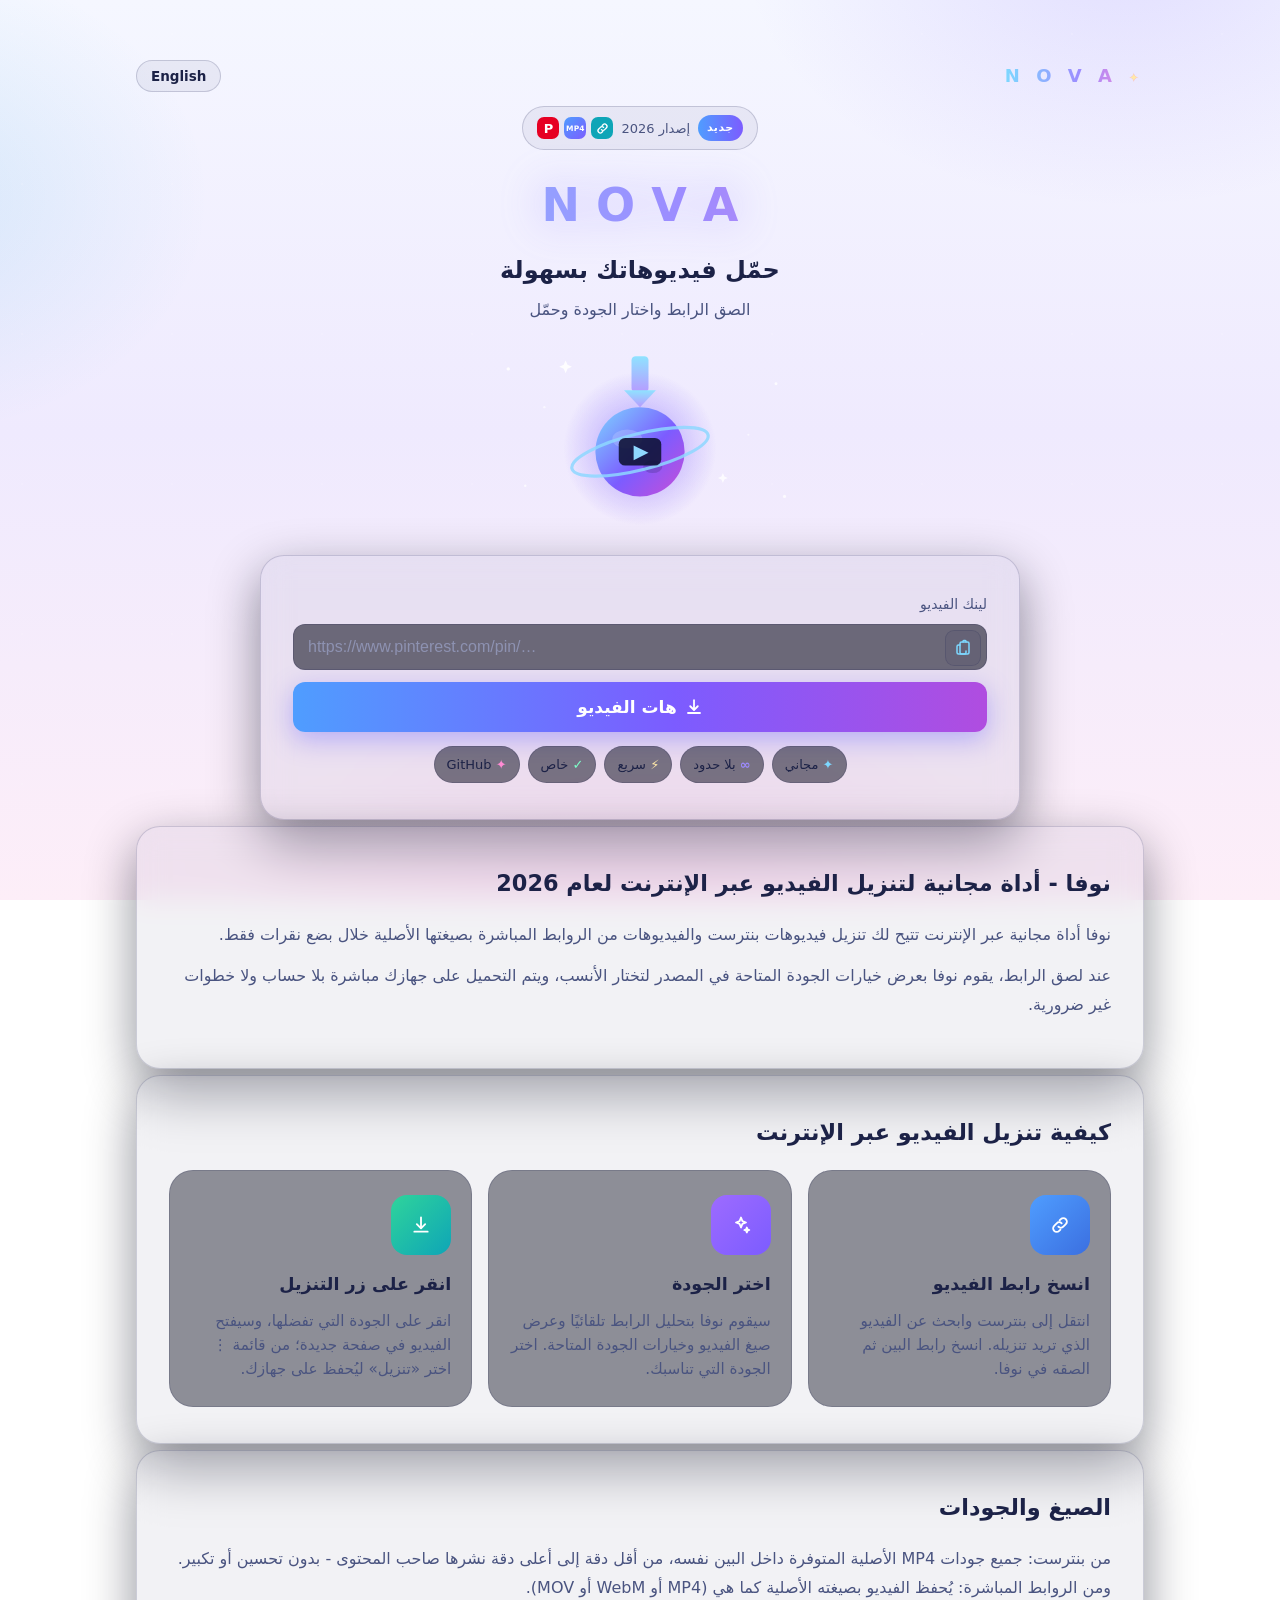
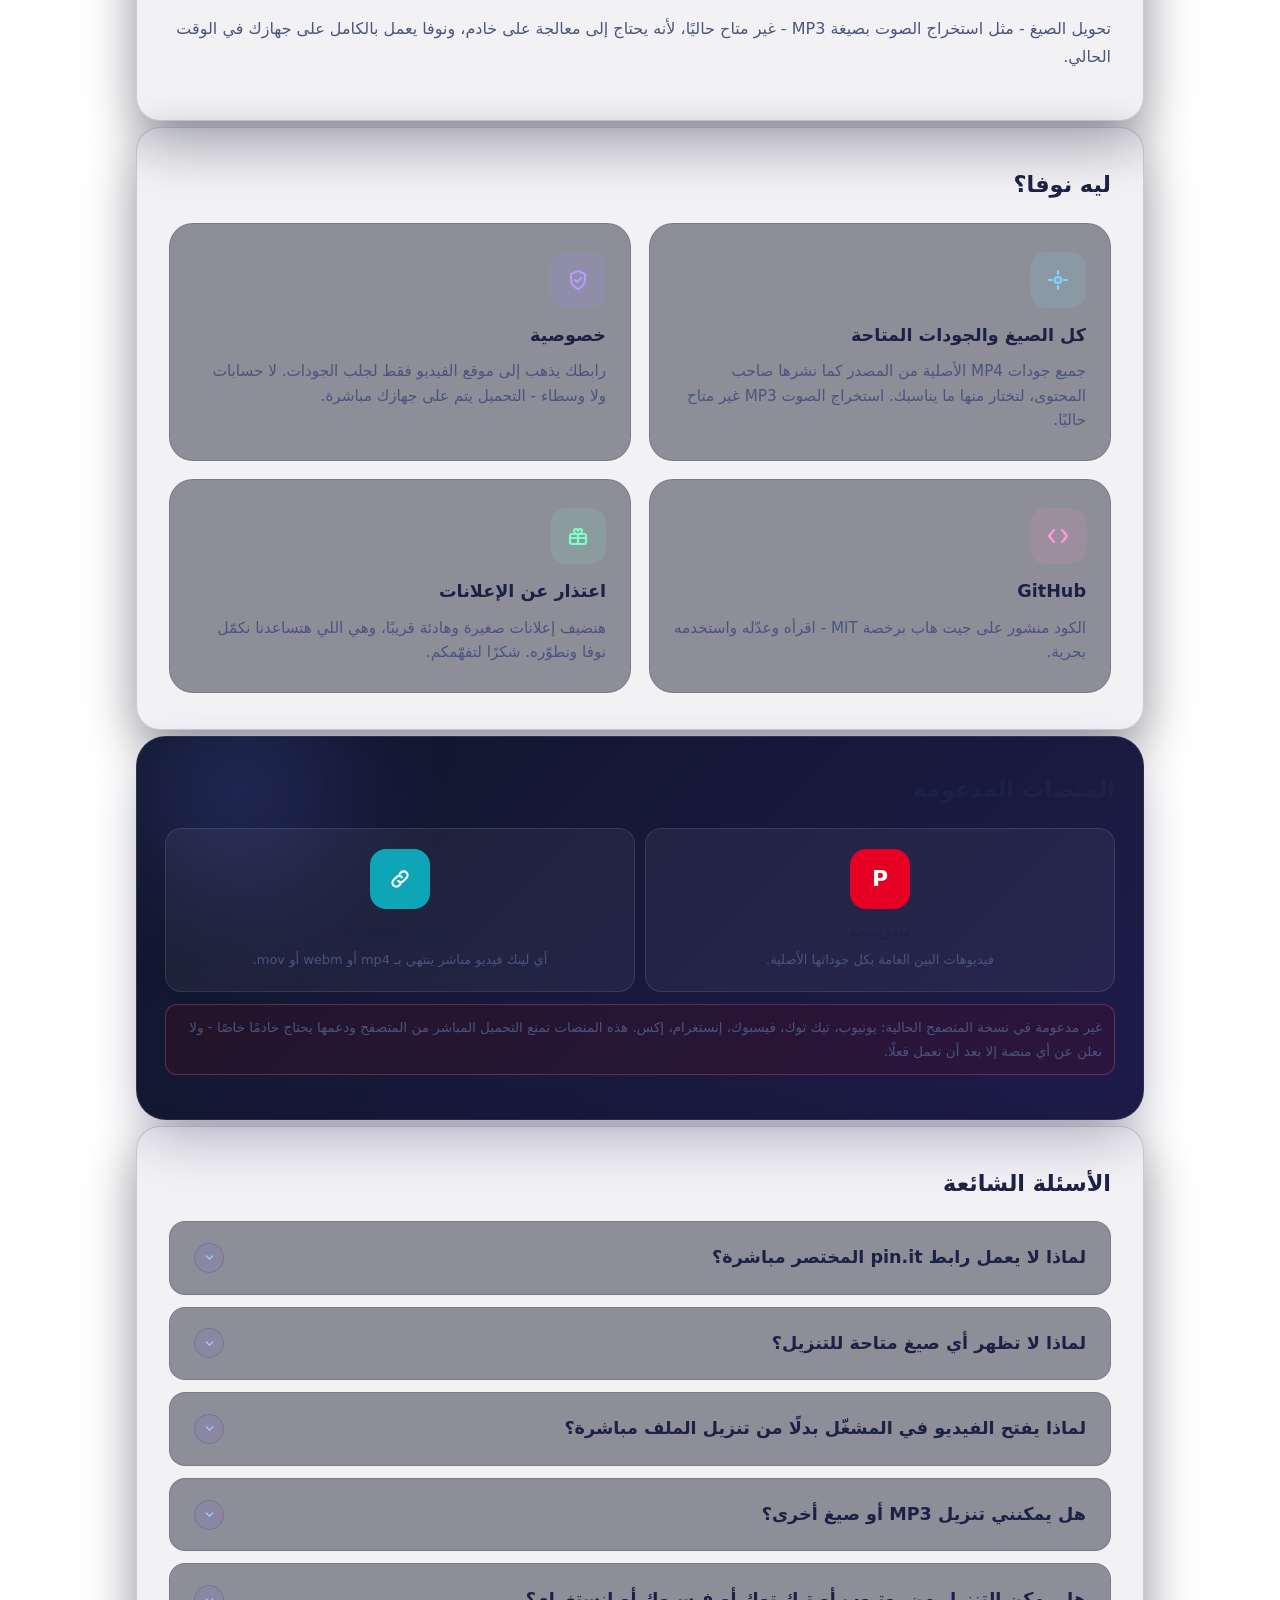
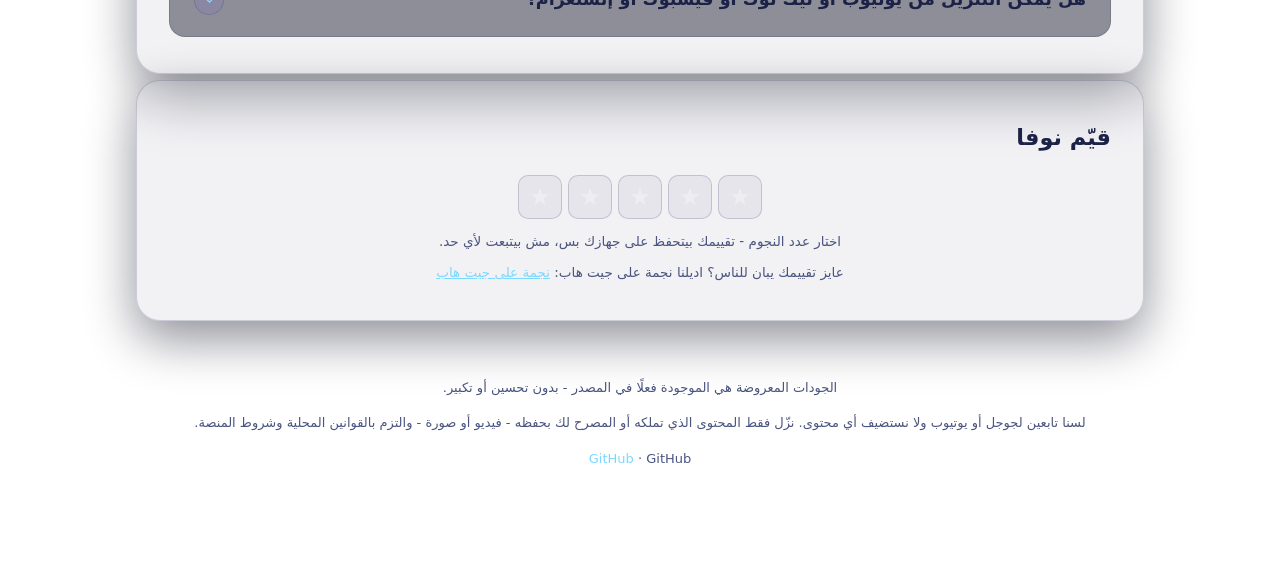
<file: 1-index.html>
<!DOCTYPE html>
<html lang="ar" dir="rtl">
<head>
<meta charset="UTF-8">
<meta name="viewport" content="width=device-width, initial-scale=1.0">
<title>N O V A — حمّل فيديوهاتك بسهولة</title>
<meta name="description" content="نوفا: حمّل فيديوهاتك بسهولة - الصق الرابط واختار الجودة وحمّل. مجاني ومفتوح المصدر.">
<meta name="keywords" content="تحميل فيديو, بنترست, pinterest video downloader, nova, نوفا, تحميل من بنترست">
<meta name="robots" content="index,follow">
<meta name="theme-color" content="#0d1233">
<link rel="canonical" href="https://hady-6.github.io/nova/">
<meta property="og:site_name" content="NOVA">
<meta property="og:type" content="website">
<meta property="og:title" content="N O V A — حمّل فيديوهاتك بسهولة">
<meta property="og:description" content="الصق اللينك، اختار الجودة، وحمّل. مجاني ومفتوح المصدر، وكل حاجة بتتم على جهازك.">
<meta property="og:url" content="https://hady-6.github.io/nova/">
<meta name="twitter:card" content="summary">
<meta name="twitter:title" content="N O V A — حمّل فيديوهاتك بسهولة">
<meta name="twitter:description" content="الصق اللينك، اختار الجودة، وحمّل. مجاني ومفتوح المصدر.">
<link rel="icon" href="data:image/svg+xml,%3Csvg xmlns='http://www.w3.org/2000/svg' viewBox='0 0 32 32'%3E%3Ccircle cx='16' cy='16' r='13' fill='%237c5cff'/%3E%3Cellipse cx='16' cy='16' rx='20' ry='6' fill='none' stroke='%237dd8ff' stroke-width='2' transform='rotate(-18 16 16)'/%3E%3C/svg%3E">
<link rel="stylesheet" href="style.css">
</head>
<body>
<div class="stars" aria-hidden="true"></div>
<div class="stars stars2" aria-hidden="true"></div>
<main class="card">

  <nav class="nav">
    <span class="nav-brand" dir="ltr">N O V A <span class="spark">✦</span></span>
    <button id="lang-toggle" class="lang" type="button" aria-label="Language">English</button>
  </nav>

  <header>
    <p class="pill"><span class="badge" data-i18n="pill_badge">مفتوح المصدر</span> <span data-i18n="pill_text">نسخة 2026 · مجاني بالكامل</span>
      <span class="picons" aria-hidden="true">
        <span class="ptile pin">P</span>
        <span class="ptile mp4">MP4</span>
        <span class="ptile link"><svg viewBox="0 0 24 24" width="13" height="13" fill="none" stroke="#fff" stroke-width="2.4" stroke-linecap="round"><path d="M10 14a4 4 0 0 0 6 0l3-3a4 4 0 0 0-6-6l-1.5 1.5"/><path d="M14 10a4 4 0 0 0-6 0l-3 3a4 4 0 0 0 6 6L12.5 17.5"/></svg></span>
      </span>
    </p>
    <p class="brand" dir="ltr">N O V A</p>
    <h1 data-i18n="h1">حمّل فيديوهاتك بسهولة</h1>
    <p class="intro" data-i18n="sub">الصق الرابط واختار الجودة وحمّل</p>
    <svg class="hero" viewBox="0 0 320 200" role="img" aria-label="رسم توضيحي: كوكب وسط النجوم وسهم تحميل">
      <defs>
        <linearGradient id="planet" x1="0" y1="0" x2="1" y2="1">
          <stop offset="0" stop-color="#7dd8ff"/><stop offset=".55" stop-color="#7c5cff"/><stop offset="1" stop-color="#c94dd8"/>
        </linearGradient>
        <linearGradient id="arrow" x1="0" y1="0" x2="0" y2="1">
          <stop offset="0" stop-color="#8fe3ff"/><stop offset="1" stop-color="#b79bff"/>
        </linearGradient>
        <radialGradient id="glow" cx=".5" cy=".5" r=".5">
          <stop offset="0" stop-color="#7c5cff" stop-opacity=".55"/><stop offset="1" stop-color="#7c5cff" stop-opacity="0"/>
        </radialGradient>
      </defs>
      <circle cx="160" cy="105" r="72" fill="url(#glow)"/>
      <g fill="#fff">
        <circle cx="36" cy="30" r="1.6" opacity=".9"/><circle cx="70" cy="66" r="1.1" opacity=".6"/>
        <circle cx="288" cy="44" r="1.4" opacity=".8"/><circle cx="262" cy="92" r="1" opacity=".55"/>
        <circle cx="52" cy="140" r="1.2" opacity=".7"/><circle cx="296" cy="150" r="1.5" opacity=".75"/>
        <path d="M90 22l1.8 4.2 4.2 1.8-4.2 1.8L90 34l-1.8-4.2L84 28l4.2-1.8z" opacity=".9"/>
        <path d="M238 128l1.4 3.3 3.3 1.4-3.3 1.4-1.4 3.3-1.4-3.3-3.3-1.4 3.3-1.4z" opacity=".8"/>
      </g>
      <circle cx="160" cy="108" r="42" fill="url(#planet)"/>
      <ellipse cx="148" cy="96" rx="14" ry="9" fill="#ffffff" opacity=".18"/>
      <ellipse cx="172" cy="122" rx="9" ry="6" fill="#0d1233" opacity=".18"/>
      <ellipse cx="160" cy="108" rx="66" ry="17" fill="none" stroke="#8fd8ff" stroke-width="3" opacity=".85" transform="rotate(-14 160 108)"/>
      <g transform="translate(160 108)">
        <rect x="-20" y="-13" width="40" height="26" rx="6" fill="#0d1233" opacity=".88"/>
        <path d="M-6 -6l14 7-14 7z" fill="#8fd8ff"/>
      </g>
      <g fill="url(#arrow)">
        <rect x="152" y="18" width="16" height="34" rx="4"/>
        <path d="M160 66l-15-16h30z"/>
      </g>
    </svg>
  </header>

  <section class="panel" id="go-panel">
    <label for="url" data-i18n="url_label">لينك الفيديو</label>
    <div class="urlrow">
      <input id="url" type="url" inputmode="url" autocomplete="off" placeholder="https://www.pinterest.com/pin/…" data-i18n-ph="ph">
      <button id="paste" class="paste" type="button" data-i18n-title="paste_title" title="لصق" aria-label="لصق">
        <svg viewBox="0 0 24 24" width="18" height="18" fill="none" stroke="currentColor" stroke-width="2" stroke-linecap="round" stroke-linejoin="round"><rect x="8" y="4" width="12" height="16" rx="2"/><path d="M8 8H6a2 2 0 0 0-2 2v8a2 2 0 0 0 2 2h8a2 2 0 0 0 2-2v-2"/><path d="M12 4V3a1 1 0 0 1 1-1h2a1 1 0 0 1 1 1v1"/></svg>
      </button>
    </div>
    <button id="go" class="primary big" type="button">
      <svg viewBox="0 0 24 24" width="18" height="18" fill="none" stroke="currentColor" stroke-width="2.4" stroke-linecap="round" stroke-linejoin="round"><path d="M12 3v12"/><path d="M7 11l5 5 5-5"/><path d="M4 20h16"/></svg>
      <span data-i18n="go">هات الفيديو</span>
    </button>
    <div id="msg" role="status" aria-live="polite"></div>
    <div class="chips">
      <span class="chip"><i class="dot dc">✦</i> <span data-i18n="chip_free">مجاني</span></span>
      <span class="chip"><i class="dot dv">∞</i> <span data-i18n="chip_nolimits">بلا حدود</span></span>
      <span class="chip"><i class="dot dy">⚡</i> <span data-i18n="chip_fast">سريع</span></span>
      <span class="chip"><i class="dot dg">✓</i> <span data-i18n="chip_private">خاص</span></span>
      <span class="chip"><i class="dot dp">✦</i> <span data-i18n="chip_oss">مفتوح المصدر</span></span>
    </div>
  </section>

  <section id="pin-result" class="panel" hidden>
    <h2><svg class="ic" viewBox="0 0 24 24" width="20" height="20" fill="none" stroke="url(#planet)" stroke-width="2" stroke-linecap="round"><path d="M4 7h16M4 12h10M4 17h13"/></svg> <span data-i18n="choose_quality">اختار الجودة</span></h2>
    <p id="pin-title"></p>
    <div id="variants" class="stack"></div>
    <div class="note">
      <strong data-i18n="howto_save_t">إزاي تحفظه</strong>
      <span data-i18n="howto_save_b">دوس على الجودة، الفيديو هيفتح لوحده في صفحة جديدة. شغّله، ومن ⋮ اختار «تنزيل» وهيتحفظ على موبايلك. بنترست مانعة التحميل بضغطة واحدة من أي موقع خارجي.</span>
    </div>
  </section>

  <section id="direct-result" class="panel" hidden>
    <h2><span data-i18n="ready_t">جاهز يتحمّل</span></h2>
    <div class="stack"><button id="dl-direct" class="primary" type="button" data-i18n="dl_btn">تحميل الفيديو</button></div>
    <div id="direct-fallback" class="note" hidden>
      <strong data-i18n="fallback_t">التحميل المباشر متعذر</strong>
      <span data-i18n="fallback_b">الموقع اللي عليه الفيديو مانع التحميل من هنا. افتحه من اللينك ده واحفظه من ⋮ ثم «تنزيل»:</span>
      <a id="direct-open" href="#" target="_blank" rel="noopener" data-i18n="fallback_open">فتح الفيديو</a>
    </div>
    <div id="direct-ok" class="note ok" hidden><strong data-i18n="ok_t">اتحمّل ✓</strong> <span data-i18n="ok_b">الفيديو نزل على جهازك.</span></div>
  </section>

  <section class="panel">
    <h2><span data-i18n="about_h">نوفا - أداة مجانية ومفتوحة المصدر لتنزيل الفيديو</span></h2>
    <p data-i18n="about_p1">نوفا أداة بسيطة بتشتغل من المتصفح مباشرة: الصق لينك بين من بنترست أو لينك فيديو مباشر، وهيظهرلك كل الجودات المتاحة فعلًا في المصدر، تختار وتحمّل.</p>
    <p data-i18n="about_p2">مفيش حسابات، مفيش إعلانات، ومفيش حاجة بتتخزن عندنا: الصفحة بتتكلم مع الموقع اللي جاي منه الفيديو وبس، والتحميل بيحصل على جهازك.</p>
  </section>

  <section class="panel">
    <h2><span data-i18n="how_h">إزاي تحمّل؟</span></h2>
    <div class="steps">
      <div class="step">
        <span class="tile blue"><svg viewBox="0 0 24 24" width="20" height="20" fill="none" stroke="#fff" stroke-width="2.2" stroke-linecap="round"><path d="M10 14a4 4 0 0 0 6 0l3-3a4 4 0 0 0-6-6l-1.5 1.5"/><path d="M14 10a4 4 0 0 0-6 0l-3 3a4 4 0 0 0 6 6l1.5-1.5"/></svg></span>
        <div><strong data-i18n="step1_t">انسخ لينك الفيديو</strong><p data-i18n="step1_b">روح بنترست، افتح البين اللي فيه الفيديو، وانسخ اللينك الكامل من شريط العنوان.</p></div>
      </div>
      <div class="step">
        <span class="tile violet"><svg viewBox="0 0 24 24" width="20" height="20" fill="none" stroke="#fff" stroke-width="2.2" stroke-linecap="round" stroke-linejoin="round"><path d="M12 3l1.7 4.3L18 9l-4.3 1.7L12 15l-1.7-4.3L6 9l4.3-1.7z"/><path d="M19 15l.8 2.2L22 18l-2.2.8L19 21l-.8-2.2L16 18l2.2-.8z"/></svg></span>
        <div><strong data-i18n="step2_t">الصقه واختار الجودة</strong><p data-i18n="step2_b">الصق اللينك فوق ودوس «هات الفيديو». نوفا هيعرض كل الجودات الموجودة فعلًا في الفيديو الأصلي.</p></div>
      </div>
      <div class="step">
        <span class="tile green"><svg viewBox="0 0 24 24" width="20" height="20" fill="none" stroke="#fff" stroke-width="2.2" stroke-linecap="round" stroke-linejoin="round"><path d="M12 3v12"/><path d="M7 11l5 5 5-5"/><path d="M4 20h16"/></svg></span>
        <div><strong data-i18n="step3_t">حمّل على جهازك</strong><p data-i18n="step3_b">دوس على الجودة اللي عايزها، الفيديو هيفتح في صفحة جديدة، ومن ⋮ اختار «تنزيل».</p></div>
      </div>
    </div>
  </section>

  <section class="panel">
    <h2><span data-i18n="fmt_h">الصيغ والجودات</span></h2>
    <p data-i18n="fmt_b1">من بنترست: كل جودات الـMP4 الأصلية المتاحة في الفيديو نفسه، من غير تحسين ولا تكبير. ومن اللينكات المباشرة: الفيديو بيتحفظ بصيغته الأصلية زي ما هي (mp4 أو webm أو mov).</p>
    <p data-i18n="fmt_b2">تحويل الصيغ (زي استخراج MP3 صوت بس) مش متاح حاليًا: ده محتاج تحويل حقيقي للملف على سيرفر، ونوفا دلوقتي بيشتغل كله على جهازك من غير سيرفر.</p>
  </section>

  <section class="panel">
    <h2><span data-i18n="feat_h">ليه نوفا؟</span></h2>
    <div class="feat">
      <div class="cell">
        <span class="bubble cb"><svg viewBox="0 0 24 24" width="20" height="20" fill="none" stroke="#7dd8ff" stroke-width="2.2" stroke-linecap="round" stroke-linejoin="round"><path d="M12 15a3 3 0 1 0 0-6 3 3 0 0 0 0 6z"/><path d="M12 2l2.4 4.9L20 8l-4 3.9.9 5.5L12 14.9 7.1 17.4 8 11.9 4 8l5.6-1.1z" opacity=".0"/><path d="M3 12h3M18 12h3M12 3v3M12 18v3"/></svg></span>
        <strong data-i18n="feat1_t">جودات حقيقية</strong>
        <p data-i18n="feat1_b">الجودات المعروضة هي الموجودة فعلًا في المصدر، مفيش أرقام وهمية ولا تكبير.</p>
      </div>
      <div class="cell">
        <span class="bubble cv"><svg viewBox="0 0 24 24" width="20" height="20" fill="none" stroke="#b79bff" stroke-width="2.2" stroke-linecap="round" stroke-linejoin="round"><path d="M12 3l7 3v5c0 4.5-3 8.5-7 10-4-1.5-7-5.5-7-10V6z"/><path d="M9 12l2 2 4-4"/></svg></span>
        <strong data-i18n="feat2_t">خصوصية كاملة</strong>
        <p data-i18n="feat2_b">كل حاجة بتتم على جهازك. مفيش سيرفر بيشوف اللينكات اللي بتحمّلها.</p>
      </div>
      <div class="cell">
        <span class="bubble cp"><svg viewBox="0 0 24 24" width="20" height="20" fill="none" stroke="#ff9bd8" stroke-width="2.2" stroke-linecap="round" stroke-linejoin="round"><path d="M8 6l-5 6 5 6"/><path d="M16 6l5 6-5 6"/></svg></span>
        <strong data-i18n="feat3_t">مفتوح المصدر</strong>
        <p data-i18n="feat3_b">الكود كله متاح على جيت هاب برخصة MIT: اقرأه، عدّله، واستخدمه بحرية.</p>
      </div>
      <div class="cell">
        <span class="bubble cg"><svg viewBox="0 0 24 24" width="20" height="20" fill="none" stroke="#7dffc8" stroke-width="2.2" stroke-linecap="round" stroke-linejoin="round"><rect x="4" y="10" width="16" height="10" rx="2"/><path d="M12 10v10M4 14h16"/><path d="M12 10s-4 0-4-3a2 2 0 0 1 4 0m0 3s4 0 4-3a2 2 0 0 0-4 0"/></svg></span>
        <strong data-i18n="feat4_t">مجاني بلا إعلانات</strong>
        <p data-i18n="feat4_b">مفيش إعلانات منبثقة ولا حسابات ولا خطوات زيادة.</p>
      </div>
    </div>
  </section>

  <section class="panel">
    <h2><span data-i18n="plat_h">المنصات المدعومة</span></h2>
    <div class="ptiles">
      <div class="ptile2">
        <span class="ptile pin big2">P</span>
        <strong data-i18n="plat_pin">بنترست</strong>
        <p data-i18n="plat_pin_b">فيديوهات البين العامة بكل جوداتها الأصلية.</p>
      </div>
      <div class="ptile2">
        <span class="ptile link big2"><svg viewBox="0 0 24 24" width="22" height="22" fill="none" stroke="#fff" stroke-width="2.4" stroke-linecap="round"><path d="M10 14a4 4 0 0 0 6 0l3-3a4 4 0 0 0-6-6l-1.5 1.5"/><path d="M14 10a4 4 0 0 0-6 0l-3 3a4 4 0 0 0 6 6l1.5-1.5"/></svg></span>
        <strong data-i18n="plat_direct">لينكات مباشرة</strong>
        <p data-i18n="plat_direct_b">أي لينك فيديو مباشر ينتهي بـ mp4 أو webm أو mov.</p>
      </div>
    </div>
    <p class="plat-no" data-i18n="plat_no">مش مدعومين حاليًا: يوتيوب، فيسبوك، انستجرام، تويتر/إكس. المواقع دي قافلة التحميل من غير سيرفر خاص.</p>
  </section>

  <section class="panel">
    <h2><span data-i18n="faq_h">الأسئلة الشائعة</span></h2>
    <details>
      <summary data-i18n="faq1_q">ليه لينك pin.it المختصر مش بيشتغل؟</summary>
      <p data-i18n="faq1_a">لينكات pin.it لازم تتفتح الأول: افتح اللينك في المتصفح، هيتحوّل للينك طويل، انسخه من شريط العنوان والصقه هنا.</p>
    </details>
    <details>
      <summary data-i18n="faq2_q">ليه الفيديو بيفتح في المشغل بدل ما ينزل على طول؟</summary>
      <p data-i18n="faq2_a">بنترست مانعة التحميل بضغطة واحدة من المواقع الخارجية. دوس على الجودة، شغّل الفيديو في الصفحة الجديدة، ومن ⋮ اختار «تنزيل».</p>
    </details>
    <details>
      <summary data-i18n="faq3_q">أقدر أحمّل MP3 أو صيغ تانية؟</summary>
      <p data-i18n="faq3_a">حاليًا الفيديو بيتحفظ بصيغته الأصلية (MP4 من بنترست). استخراج الصوت MP3 أو التحويل لصيغ تانية محتاج سيرفر تحويل، ومش متاح في نوفا دلوقتي.</p>
    </details>
    <details>
      <summary data-i18n="faq4_q">بيحمّل من يوتيوب أو فيسبوك أو انستجرام؟</summary>
      <p data-i18n="faq4_a">لأ حاليًا. المنصات دي قافلة التحميل المباشر من المتصفح، ودعمها محتاج سيرفر خاص. نوفا دلوقتي شغال مع بنترست واللينكات المباشرة.</p>
    </details>
    <details>
      <summary data-i18n="faq5_q">التحميل قانوني؟</summary>
      <p data-i18n="faq5_a">حمّل بس المحتوى اللي تملكه أو المسموح لك تحفظه، والتزم بالقوانين المحلية وشروط كل منصة. حقوق المحتوى لأصحابها.</p>
    </details>
  </section>

  <section class="panel" id="rate-panel">
    <h2><span data-i18n="rate_h">قيّم نوفا</span></h2>
    <div class="stars-input" id="rate-stars" role="radiogroup" aria-label="rating">
      <button type="button" data-star="1" aria-label="1">★</button>
      <button type="button" data-star="2" aria-label="2">★</button>
      <button type="button" data-star="3" aria-label="3">★</button>
      <button type="button" data-star="4" aria-label="4">★</button>
      <button type="button" data-star="5" aria-label="5">★</button>
    </div>
    <p class="rate-note" id="rate-note" data-i18n="rate_note">اختار عدد النجوم - تقييمك بيتحفظ على جهازك بس، مش بيتبعت لأي حد.</p>
    <p class="rate-note"><span data-i18n="rate_pub">عايز تقييمك يبان للناس؟ اديلنا نجمة على جيت هاب:</span> <a href="https://github.com/hady-6/nova" target="_blank" rel="noopener" data-i18n="rate_gh">نجمة على جيت هاب</a></p>
  </section>

  <footer>
    <p data-i18n="footer1">الجودات المعروضة هي الموجودة فعلًا في المصدر، مفيش تحسين أو تكبير.</p>
    <p data-i18n="footer2">حمّل بس المحتوى اللي تملكه أو المسموح لك تحفظه، واحترم حقوق أصحاب المحتوى.</p>
    <p><span data-i18n="footer3">مفتوح المصدر برخصة MIT</span> · <a href="https://github.com/hady-6/nova" target="_blank" rel="noopener" dir="ltr">GitHub</a></p>
  </footer>
</main>
<script src="app.js"></script>
</body>
</html>
</file>
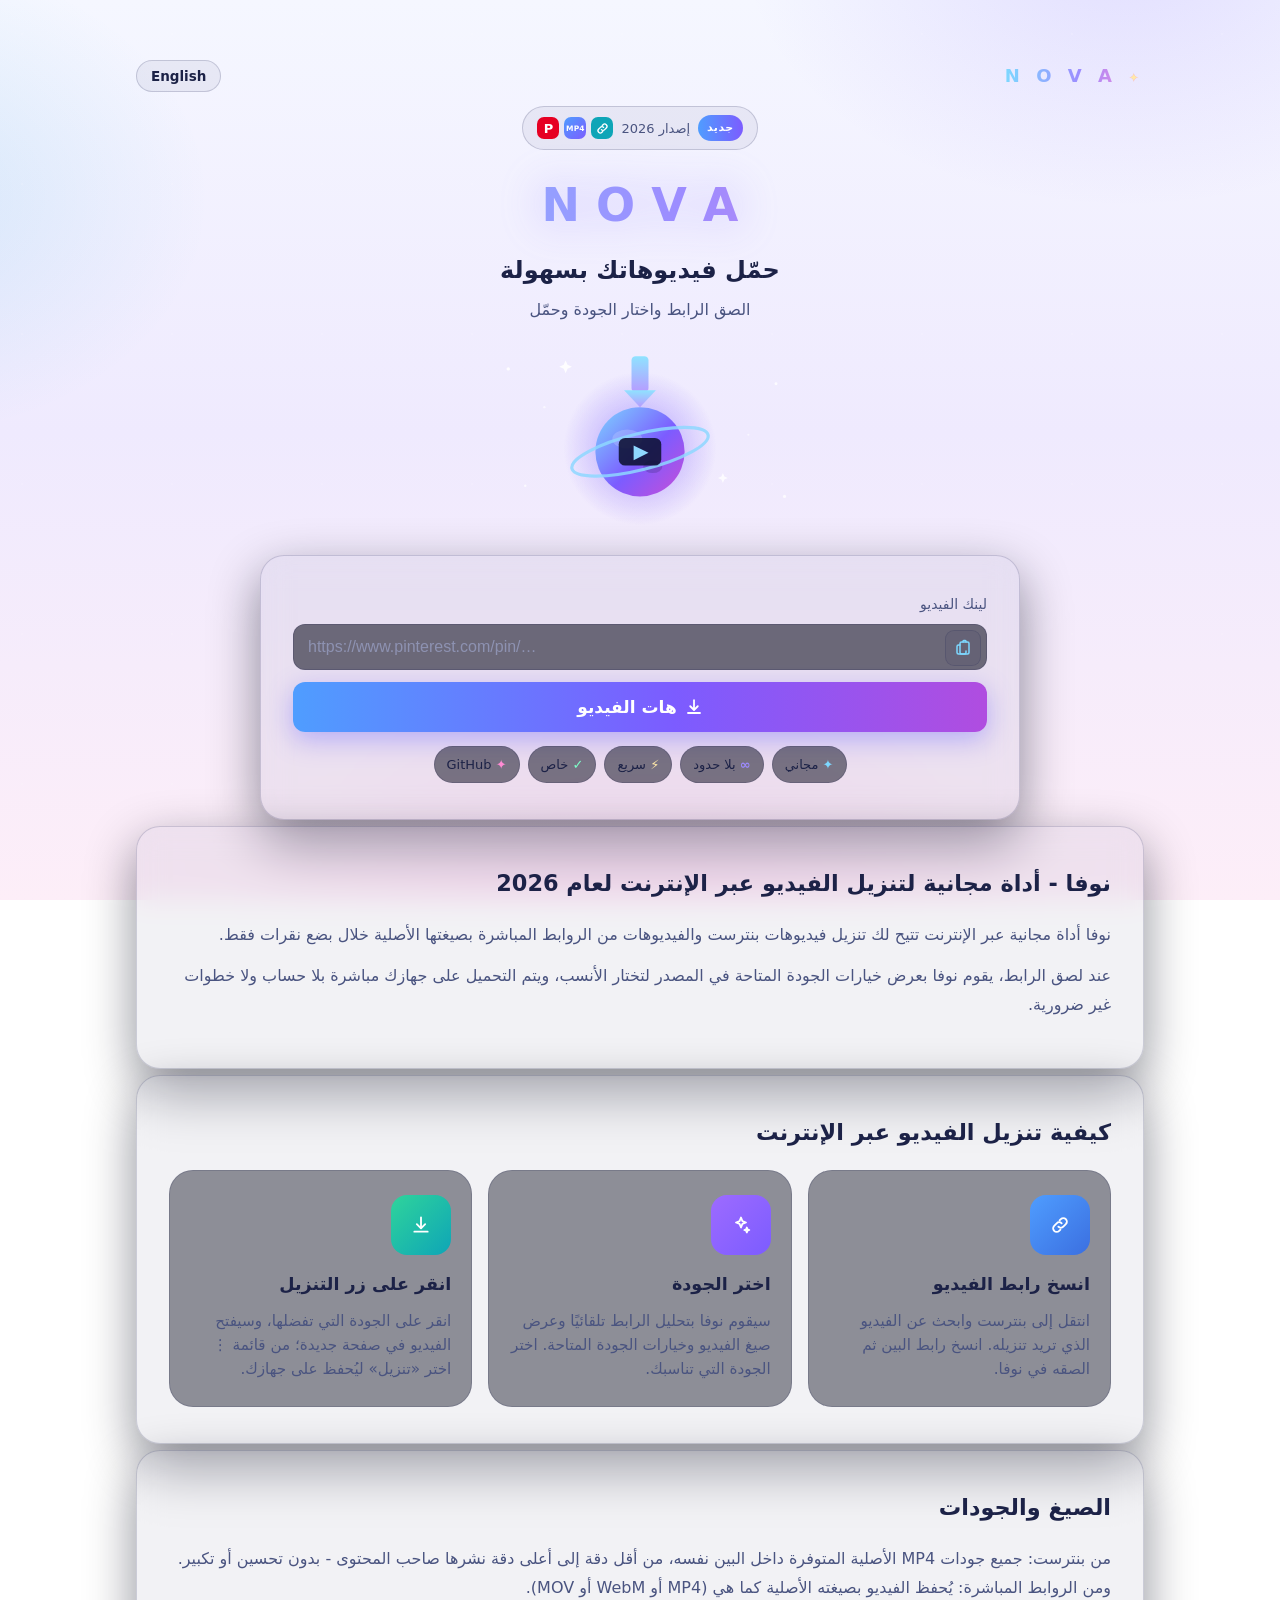
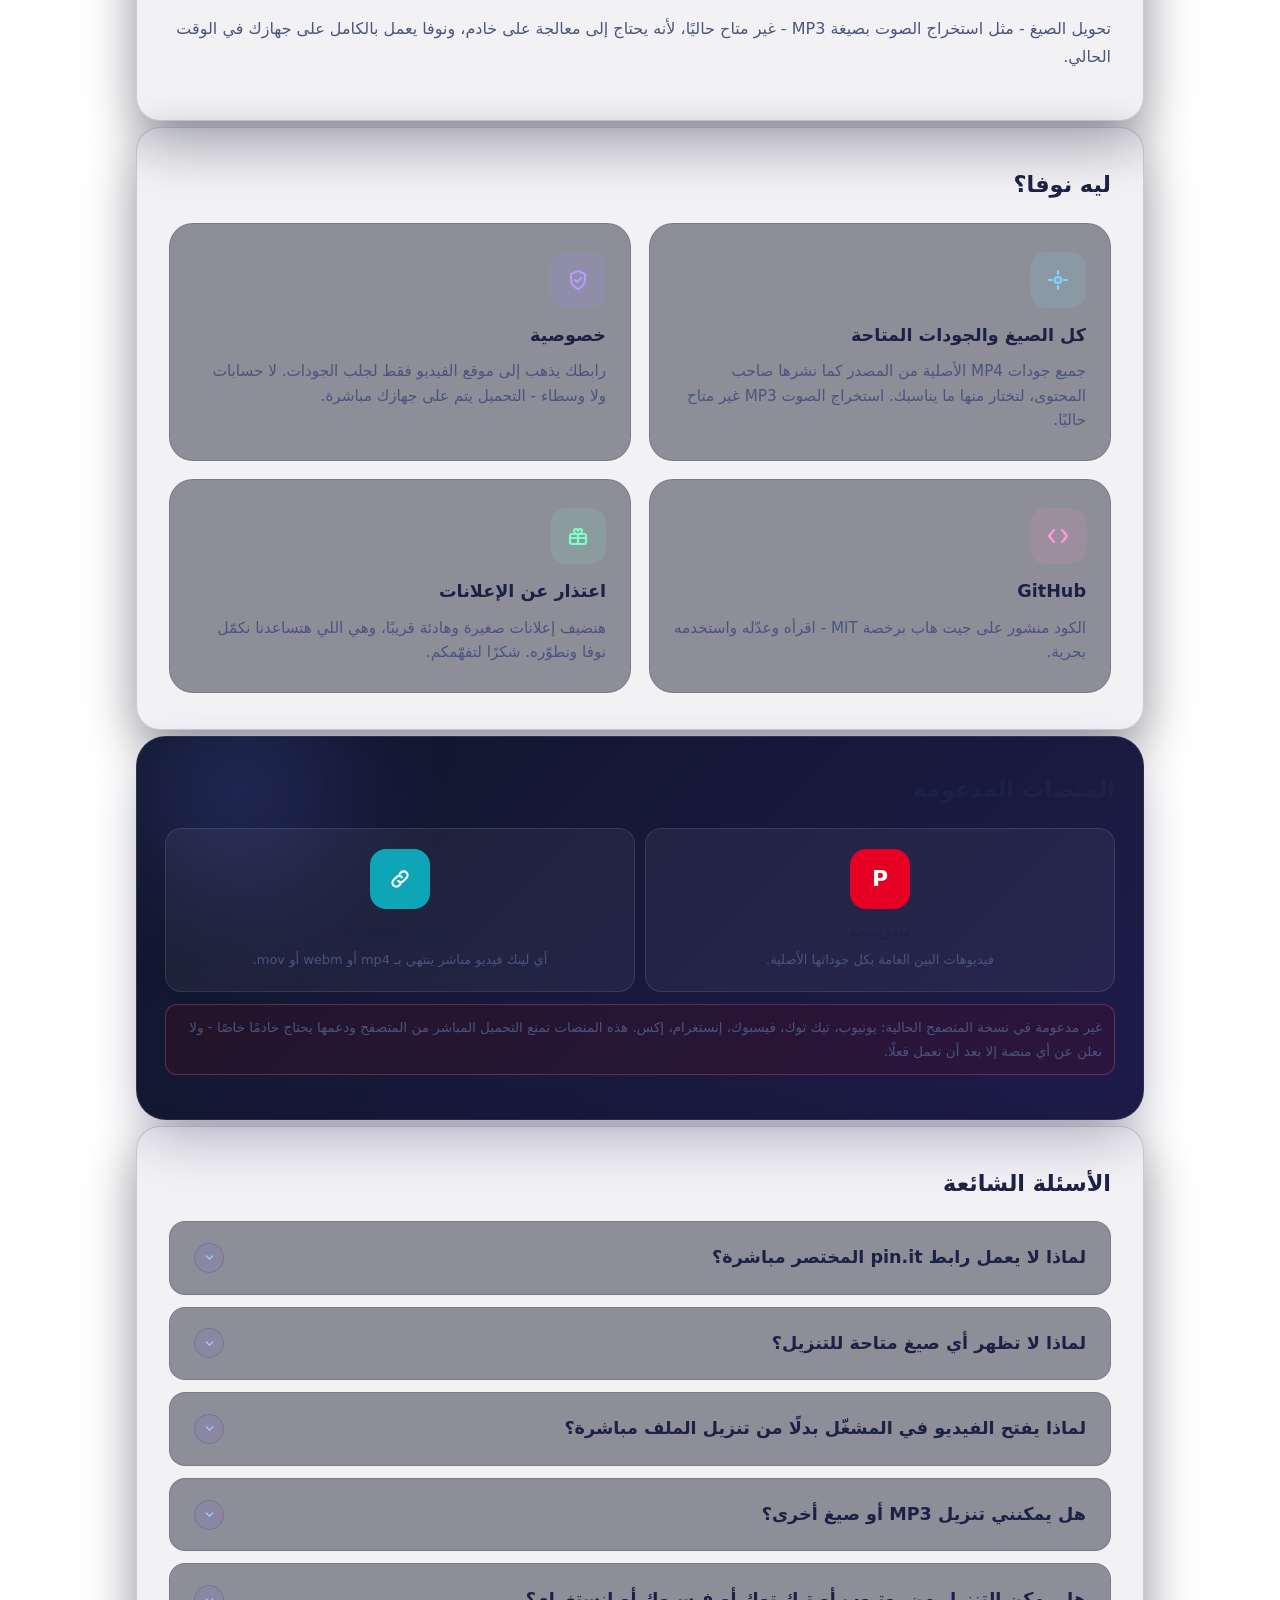
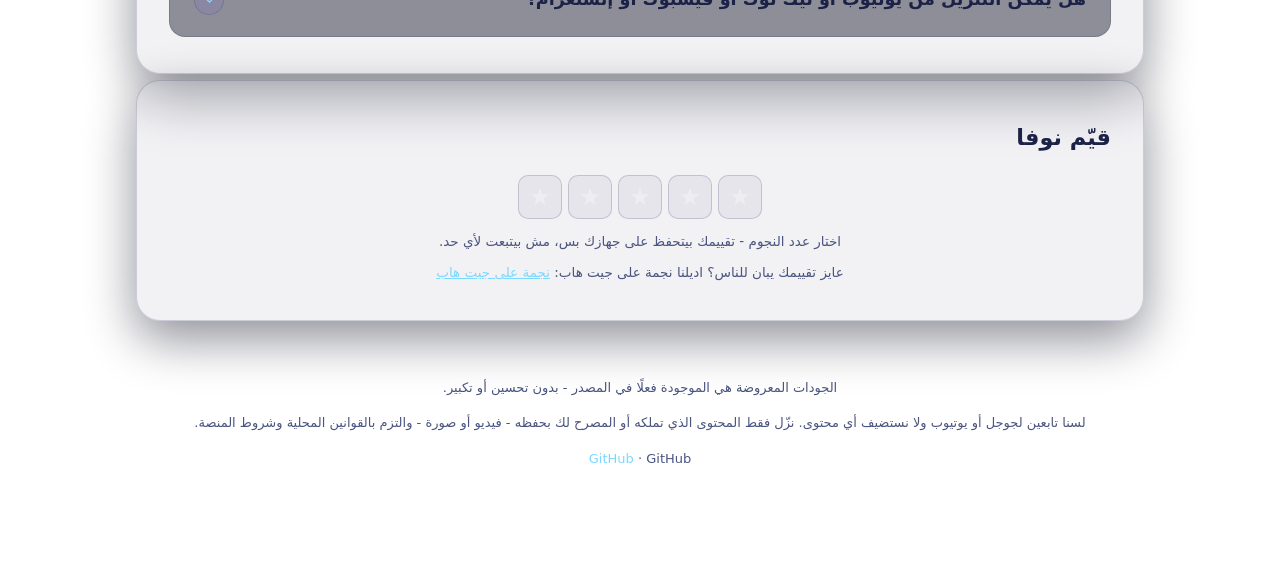
<file: 9-index.html>
<!DOCTYPE html>
<html lang="ar" dir="rtl">
<head>
<meta charset="UTF-8">
<meta name="viewport" content="width=device-width, initial-scale=1.0">
<title>N O V A — حمّل فيديوهاتك بسهولة</title>
<meta name="description" content="نوفا: حمّل فيديوهاتك بسهولة من بنترست ولينكات الفيديو المباشرة، بكل الجودات المتاحة فعلًا. مجاني ومفتوح المصدر.">
<meta name="keywords" content="تحميل فيديو, بنترست, pinterest video downloader, nova, نوفا, تحميل من بنترست">
<meta name="robots" content="index,follow">
<meta name="theme-color" content="#0d1233">
<link rel="canonical" href="https://hady-6.github.io/nova/">
<meta property="og:site_name" content="NOVA">
<meta property="og:type" content="website">
<meta property="og:title" content="N O V A — حمّل فيديوهاتك بسهولة">
<meta property="og:description" content="الصق اللينك، اختار الجودة، وحمّل. مجاني ومفتوح المصدر، وكل حاجة بتتم على جهازك.">
<meta property="og:url" content="https://hady-6.github.io/nova/">
<meta name="twitter:card" content="summary">
<meta name="twitter:title" content="N O V A — حمّل فيديوهاتك بسهولة">
<meta name="twitter:description" content="الصق اللينك، اختار الجودة، وحمّل. مجاني ومفتوح المصدر.">
<link rel="icon" href="data:image/svg+xml,%3Csvg xmlns='http://www.w3.org/2000/svg' viewBox='0 0 32 32'%3E%3Ccircle cx='16' cy='16' r='13' fill='%237c5cff'/%3E%3Cellipse cx='16' cy='16' rx='20' ry='6' fill='none' stroke='%237dd8ff' stroke-width='2' transform='rotate(-18 16 16)'/%3E%3C/svg%3E">
<link rel="stylesheet" href="style.css">
</head>
<body>
<div class="stars" aria-hidden="true"></div>
<div class="stars stars2" aria-hidden="true"></div>
<main class="card">

  <nav class="nav">
    <span class="nav-brand" dir="ltr">N O V A <span class="spark">✦</span></span>
    <button id="lang-toggle" class="lang" type="button" aria-label="Language">English</button>
  </nav>

  <header>
    <p class="pill"><span class="badge" data-i18n="pill_badge">مفتوح المصدر</span> <span data-i18n="pill_text">نسخة 2026 · مجاني بالكامل</span>
      <span class="picons" aria-hidden="true">
        <span class="ptile pin">P</span>
        <span class="ptile mp4">MP4</span>
        <span class="ptile link"><svg viewBox="0 0 24 24" width="13" height="13" fill="none" stroke="#fff" stroke-width="2.4" stroke-linecap="round"><path d="M10 14a4 4 0 0 0 6 0l3-3a4 4 0 0 0-6-6l-1.5 1.5"/><path d="M14 10a4 4 0 0 0-6 0l-3 3a4 4 0 0 0 6 6L12.5 17.5"/></svg></span>
      </span>
    </p>
    <p class="brand" dir="ltr">N O V A</p>
    <h1 data-i18n="h1">حمّل فيديوهاتك بسهولة</h1>
    <p class="intro" data-i18n="sub">من بنترست ولينكات الفيديو المباشرة، بكل الجودات الأصلية المتاحة فعلًا. مجانًا، من غير حساب، وكل حاجة بتتم على جهازك.</p>
    <svg class="hero" viewBox="0 0 320 200" role="img" aria-label="رسم توضيحي: كوكب وسط النجوم وسهم تحميل">
      <defs>
        <linearGradient id="planet" x1="0" y1="0" x2="1" y2="1">
          <stop offset="0" stop-color="#7dd8ff"/><stop offset=".55" stop-color="#7c5cff"/><stop offset="1" stop-color="#c94dd8"/>
        </linearGradient>
        <linearGradient id="arrow" x1="0" y1="0" x2="0" y2="1">
          <stop offset="0" stop-color="#8fe3ff"/><stop offset="1" stop-color="#b79bff"/>
        </linearGradient>
        <radialGradient id="glow" cx=".5" cy=".5" r=".5">
          <stop offset="0" stop-color="#7c5cff" stop-opacity=".55"/><stop offset="1" stop-color="#7c5cff" stop-opacity="0"/>
        </radialGradient>
      </defs>
      <circle cx="160" cy="105" r="72" fill="url(#glow)"/>
      <g fill="#fff">
        <circle cx="36" cy="30" r="1.6" opacity=".9"/><circle cx="70" cy="66" r="1.1" opacity=".6"/>
        <circle cx="288" cy="44" r="1.4" opacity=".8"/><circle cx="262" cy="92" r="1" opacity=".55"/>
        <circle cx="52" cy="140" r="1.2" opacity=".7"/><circle cx="296" cy="150" r="1.5" opacity=".75"/>
        <path d="M90 22l1.8 4.2 4.2 1.8-4.2 1.8L90 34l-1.8-4.2L84 28l4.2-1.8z" opacity=".9"/>
        <path d="M238 128l1.4 3.3 3.3 1.4-3.3 1.4-1.4 3.3-1.4-3.3-3.3-1.4 3.3-1.4z" opacity=".8"/>
      </g>
      <circle cx="160" cy="108" r="42" fill="url(#planet)"/>
      <ellipse cx="148" cy="96" rx="14" ry="9" fill="#ffffff" opacity=".18"/>
      <ellipse cx="172" cy="122" rx="9" ry="6" fill="#0d1233" opacity=".18"/>
      <ellipse cx="160" cy="108" rx="66" ry="17" fill="none" stroke="#8fd8ff" stroke-width="3" opacity=".85" transform="rotate(-14 160 108)"/>
      <g transform="translate(160 108)">
        <rect x="-20" y="-13" width="40" height="26" rx="6" fill="#0d1233" opacity=".88"/>
        <path d="M-6 -6l14 7-14 7z" fill="#8fd8ff"/>
      </g>
      <g fill="url(#arrow)">
        <rect x="152" y="18" width="16" height="34" rx="4"/>
        <path d="M160 66l-15-16h30z"/>
      </g>
    </svg>
  </header>

  <section class="panel" id="go-panel">
    <label for="url" data-i18n="url_label">لينك الفيديو</label>
    <div class="urlrow">
      <input id="url" type="url" inputmode="url" autocomplete="off" placeholder="https://www.pinterest.com/pin/…" data-i18n-ph="ph">
      <button id="paste" class="paste" type="button" data-i18n-title="paste_title" title="لصق" aria-label="لصق">
        <svg viewBox="0 0 24 24" width="18" height="18" fill="none" stroke="currentColor" stroke-width="2" stroke-linecap="round" stroke-linejoin="round"><rect x="8" y="4" width="12" height="16" rx="2"/><path d="M8 8H6a2 2 0 0 0-2 2v8a2 2 0 0 0 2 2h8a2 2 0 0 0 2-2v-2"/><path d="M12 4V3a1 1 0 0 1 1-1h2a1 1 0 0 1 1 1v1"/></svg>
      </button>
    </div>
    <button id="go" class="primary big" type="button">
      <svg viewBox="0 0 24 24" width="18" height="18" fill="none" stroke="currentColor" stroke-width="2.4" stroke-linecap="round" stroke-linejoin="round"><path d="M12 3v12"/><path d="M7 11l5 5 5-5"/><path d="M4 20h16"/></svg>
      <span data-i18n="go">هات الفيديو</span>
    </button>
    <div id="msg" role="status" aria-live="polite"></div>
    <div class="chips">
      <span class="chip"><i class="dot dc">✦</i> <span data-i18n="chip_free">مجاني</span></span>
      <span class="chip"><i class="dot dv">∞</i> <span data-i18n="chip_nolimits">بلا حدود</span></span>
      <span class="chip"><i class="dot dy">⚡</i> <span data-i18n="chip_fast">سريع</span></span>
      <span class="chip"><i class="dot dg">✓</i> <span data-i18n="chip_private">خاص</span></span>
      <span class="chip"><i class="dot dp">✦</i> <span data-i18n="chip_oss">مفتوح المصدر</span></span>
    </div>
  </section>

  <section id="pin-result" class="panel" hidden>
    <h2><svg class="ic" viewBox="0 0 24 24" width="20" height="20" fill="none" stroke="url(#planet)" stroke-width="2" stroke-linecap="round"><path d="M4 7h16M4 12h10M4 17h13"/></svg> <span data-i18n="choose_quality">اختار الجودة</span></h2>
    <p id="pin-title"></p>
    <div id="variants" class="stack"></div>
    <div class="note">
      <strong data-i18n="howto_save_t">إزاي تحفظه</strong>
      <span data-i18n="howto_save_b">دوس على الجودة، الفيديو هيفتح لوحده في صفحة جديدة. شغّله، ومن ⋮ اختار «تنزيل» وهيتحفظ على موبايلك. بنترست مانعة التحميل بضغطة واحدة من أي موقع خارجي.</span>
    </div>
  </section>

  <section id="direct-result" class="panel" hidden>
    <h2><span data-i18n="ready_t">جاهز يتحمّل</span></h2>
    <div class="stack"><button id="dl-direct" class="primary" type="button" data-i18n="dl_btn">تحميل الفيديو</button></div>
    <div id="direct-fallback" class="note" hidden>
      <strong data-i18n="fallback_t">التحميل المباشر متعذر</strong>
      <span data-i18n="fallback_b">الموقع اللي عليه الفيديو مانع التحميل من هنا. افتحه من اللينك ده واحفظه من ⋮ ثم «تنزيل»:</span>
      <a id="direct-open" href="#" target="_blank" rel="noopener" data-i18n="fallback_open">فتح الفيديو</a>
    </div>
    <div id="direct-ok" class="note ok" hidden><strong data-i18n="ok_t">اتحمّل ✓</strong> <span data-i18n="ok_b">الفيديو نزل على جهازك.</span></div>
  </section>

  <section class="panel">
    <h2><span data-i18n="about_h">نوفا - أداة مجانية ومفتوحة المصدر لتنزيل الفيديو</span></h2>
    <p data-i18n="about_p1">نوفا أداة بسيطة بتشتغل من المتصفح مباشرة: الصق لينك بين من بنترست أو لينك فيديو مباشر، وهيظهرلك كل الجودات المتاحة فعلًا في المصدر، تختار وتحمّل.</p>
    <p data-i18n="about_p2">مفيش حسابات، مفيش إعلانات، ومفيش حاجة بتتخزن عندنا: الصفحة بتتكلم مع الموقع اللي جاي منه الفيديو وبس، والتحميل بيحصل على جهازك.</p>
  </section>

  <section class="panel">
    <h2><span data-i18n="how_h">إزاي تحمّل؟</span></h2>
    <div class="steps">
      <div class="step">
        <span class="tile blue"><svg viewBox="0 0 24 24" width="20" height="20" fill="none" stroke="#fff" stroke-width="2.2" stroke-linecap="round"><path d="M10 14a4 4 0 0 0 6 0l3-3a4 4 0 0 0-6-6l-1.5 1.5"/><path d="M14 10a4 4 0 0 0-6 0l-3 3a4 4 0 0 0 6 6l1.5-1.5"/></svg></span>
        <div><strong data-i18n="step1_t">انسخ لينك الفيديو</strong><p data-i18n="step1_b">روح بنترست، افتح البين اللي فيه الفيديو، وانسخ اللينك الكامل من شريط العنوان.</p></div>
      </div>
      <div class="step">
        <span class="tile violet"><svg viewBox="0 0 24 24" width="20" height="20" fill="none" stroke="#fff" stroke-width="2.2" stroke-linecap="round" stroke-linejoin="round"><path d="M12 3l1.7 4.3L18 9l-4.3 1.7L12 15l-1.7-4.3L6 9l4.3-1.7z"/><path d="M19 15l.8 2.2L22 18l-2.2.8L19 21l-.8-2.2L16 18l2.2-.8z"/></svg></span>
        <div><strong data-i18n="step2_t">الصقه واختار الجودة</strong><p data-i18n="step2_b">الصق اللينك فوق ودوس «هات الفيديو». نوفا هيعرض كل الجودات الموجودة فعلًا في الفيديو الأصلي.</p></div>
      </div>
      <div class="step">
        <span class="tile green"><svg viewBox="0 0 24 24" width="20" height="20" fill="none" stroke="#fff" stroke-width="2.2" stroke-linecap="round" stroke-linejoin="round"><path d="M12 3v12"/><path d="M7 11l5 5 5-5"/><path d="M4 20h16"/></svg></span>
        <div><strong data-i18n="step3_t">حمّل على جهازك</strong><p data-i18n="step3_b">دوس على الجودة اللي عايزها، الفيديو هيفتح في صفحة جديدة، ومن ⋮ اختار «تنزيل».</p></div>
      </div>
    </div>
  </section>

  <section class="panel">
    <h2><span data-i18n="fmt_h">الصيغ والجودات</span></h2>
    <p data-i18n="fmt_b1">من بنترست: كل جودات الـMP4 الأصلية المتاحة في الفيديو نفسه، من غير تحسين ولا تكبير. ومن اللينكات المباشرة: الفيديو بيتحفظ بصيغته الأصلية زي ما هي (mp4 أو webm أو mov).</p>
    <p data-i18n="fmt_b2">تحويل الصيغ (زي استخراج MP3 صوت بس) مش متاح حاليًا: ده محتاج تحويل حقيقي للملف على سيرفر، ونوفا دلوقتي بيشتغل كله على جهازك من غير سيرفر.</p>
  </section>

  <section class="panel">
    <h2><span data-i18n="feat_h">ليه نوفا؟</span></h2>
    <div class="feat">
      <div class="cell">
        <span class="bubble cb"><svg viewBox="0 0 24 24" width="20" height="20" fill="none" stroke="#7dd8ff" stroke-width="2.2" stroke-linecap="round" stroke-linejoin="round"><path d="M12 15a3 3 0 1 0 0-6 3 3 0 0 0 0 6z"/><path d="M12 2l2.4 4.9L20 8l-4 3.9.9 5.5L12 14.9 7.1 17.4 8 11.9 4 8l5.6-1.1z" opacity=".0"/><path d="M3 12h3M18 12h3M12 3v3M12 18v3"/></svg></span>
        <strong data-i18n="feat1_t">جودات حقيقية</strong>
        <p data-i18n="feat1_b">الجودات المعروضة هي الموجودة فعلًا في المصدر، مفيش أرقام وهمية ولا تكبير.</p>
      </div>
      <div class="cell">
        <span class="bubble cv"><svg viewBox="0 0 24 24" width="20" height="20" fill="none" stroke="#b79bff" stroke-width="2.2" stroke-linecap="round" stroke-linejoin="round"><path d="M12 3l7 3v5c0 4.5-3 8.5-7 10-4-1.5-7-5.5-7-10V6z"/><path d="M9 12l2 2 4-4"/></svg></span>
        <strong data-i18n="feat2_t">خصوصية كاملة</strong>
        <p data-i18n="feat2_b">كل حاجة بتتم على جهازك. مفيش سيرفر بيشوف اللينكات اللي بتحمّلها.</p>
      </div>
      <div class="cell">
        <span class="bubble cp"><svg viewBox="0 0 24 24" width="20" height="20" fill="none" stroke="#ff9bd8" stroke-width="2.2" stroke-linecap="round" stroke-linejoin="round"><path d="M8 6l-5 6 5 6"/><path d="M16 6l5 6-5 6"/></svg></span>
        <strong data-i18n="feat3_t">مفتوح المصدر</strong>
        <p data-i18n="feat3_b">الكود كله متاح على جيت هاب برخصة MIT: اقرأه، عدّله، واستخدمه بحرية.</p>
      </div>
      <div class="cell">
        <span class="bubble cg"><svg viewBox="0 0 24 24" width="20" height="20" fill="none" stroke="#7dffc8" stroke-width="2.2" stroke-linecap="round" stroke-linejoin="round"><rect x="4" y="10" width="16" height="10" rx="2"/><path d="M12 10v10M4 14h16"/><path d="M12 10s-4 0-4-3a2 2 0 0 1 4 0m0 3s4 0 4-3a2 2 0 0 0-4 0"/></svg></span>
        <strong data-i18n="feat4_t">مجاني بلا إعلانات</strong>
        <p data-i18n="feat4_b">مفيش إعلانات منبثقة ولا حسابات ولا خطوات زيادة.</p>
      </div>
    </div>
  </section>

  <section class="panel">
    <h2><span data-i18n="plat_h">المنصات المدعومة</span></h2>
    <div class="ptiles">
      <div class="ptile2">
        <span class="ptile pin big2">P</span>
        <strong data-i18n="plat_pin">بنترست</strong>
        <p data-i18n="plat_pin_b">فيديوهات البين العامة بكل جوداتها الأصلية.</p>
      </div>
      <div class="ptile2">
        <span class="ptile link big2"><svg viewBox="0 0 24 24" width="22" height="22" fill="none" stroke="#fff" stroke-width="2.4" stroke-linecap="round"><path d="M10 14a4 4 0 0 0 6 0l3-3a4 4 0 0 0-6-6l-1.5 1.5"/><path d="M14 10a4 4 0 0 0-6 0l-3 3a4 4 0 0 0 6 6l1.5-1.5"/></svg></span>
        <strong data-i18n="plat_direct">لينكات مباشرة</strong>
        <p data-i18n="plat_direct_b">أي لينك فيديو مباشر ينتهي بـ mp4 أو webm أو mov.</p>
      </div>
    </div>
    <p class="plat-no" data-i18n="plat_no">مش مدعومين حاليًا: يوتيوب، فيسبوك، انستجرام، تويتر/إكس. المواقع دي قافلة التحميل من غير سيرفر خاص.</p>
  </section>

  <section class="panel">
    <h2><span data-i18n="faq_h">الأسئلة الشائعة</span></h2>
    <details>
      <summary data-i18n="faq1_q">ليه لينك pin.it المختصر مش بيشتغل؟</summary>
      <p data-i18n="faq1_a">لينكات pin.it لازم تتفتح الأول: افتح اللينك في المتصفح، هيتحوّل للينك طويل، انسخه من شريط العنوان والصقه هنا.</p>
    </details>
    <details>
      <summary data-i18n="faq2_q">ليه الفيديو بيفتح في المشغل بدل ما ينزل على طول؟</summary>
      <p data-i18n="faq2_a">بنترست مانعة التحميل بضغطة واحدة من المواقع الخارجية. دوس على الجودة، شغّل الفيديو في الصفحة الجديدة، ومن ⋮ اختار «تنزيل».</p>
    </details>
    <details>
      <summary data-i18n="faq3_q">أقدر أحمّل MP3 أو صيغ تانية؟</summary>
      <p data-i18n="faq3_a">حاليًا الفيديو بيتحفظ بصيغته الأصلية (MP4 من بنترست). استخراج الصوت MP3 أو التحويل لصيغ تانية محتاج سيرفر تحويل، ومش متاح في نوفا دلوقتي.</p>
    </details>
    <details>
      <summary data-i18n="faq4_q">بيحمّل من يوتيوب أو فيسبوك أو انستجرام؟</summary>
      <p data-i18n="faq4_a">لأ حاليًا. المنصات دي قافلة التحميل المباشر من المتصفح، ودعمها محتاج سيرفر خاص. نوفا دلوقتي شغال مع بنترست واللينكات المباشرة.</p>
    </details>
    <details>
      <summary data-i18n="faq5_q">التحميل قانوني؟</summary>
      <p data-i18n="faq5_a">حمّل بس المحتوى اللي تملكه أو المسموح لك تحفظه، والتزم بالقوانين المحلية وشروط كل منصة. حقوق المحتوى لأصحابها.</p>
    </details>
  </section>

  <section class="panel" id="rate-panel">
    <h2><span data-i18n="rate_h">قيّم نوفا</span></h2>
    <div class="stars-input" id="rate-stars" role="radiogroup" aria-label="rating">
      <button type="button" data-star="1" aria-label="1">★</button>
      <button type="button" data-star="2" aria-label="2">★</button>
      <button type="button" data-star="3" aria-label="3">★</button>
      <button type="button" data-star="4" aria-label="4">★</button>
      <button type="button" data-star="5" aria-label="5">★</button>
    </div>
    <p class="rate-note" id="rate-note" data-i18n="rate_note">اختار عدد النجوم - تقييمك بيتحفظ على جهازك بس، مش بيتبعت لأي حد.</p>
    <p class="rate-note"><span data-i18n="rate_pub">عايز تقييمك يبان للناس؟ اديلنا نجمة على جيت هاب:</span> <a href="https://github.com/hady-6/nova" target="_blank" rel="noopener" data-i18n="rate_gh">نجمة على جيت هاب</a></p>
  </section>

  <footer>
    <p data-i18n="footer1">الجودات المعروضة هي الموجودة فعلًا في المصدر، مفيش تحسين أو تكبير.</p>
    <p data-i18n="footer2">حمّل بس المحتوى اللي تملكه أو المسموح لك تحفظه، واحترم حقوق أصحاب المحتوى.</p>
    <p><span data-i18n="footer3">مفتوح المصدر برخصة MIT</span> · <a href="https://github.com/hady-6/nova" target="_blank" rel="noopener" dir="ltr">GitHub</a></p>
  </footer>
</main>
<script src="app.js"></script>
</body>
</html>
</file>
<file: prepared-frontend/style.css>
:root {
  --ink: #eef1ff;
  --ink-2: #aab4e0;
  --line: rgba(255, 255, 255, .14);
  --glass: rgba(255, 255, 255, .055);
  --glass-2: rgba(9, 12, 34, .55);
  --cyan: #7dd8ff;
  --violet: #9d8bff;
  --pink: #ff8bd4;
  --ok: #7dffc8;
  --err: #ff9daa;
}
* { box-sizing: border-box; }
html { scroll-behavior: smooth; overflow-x: clip; }
body {
  margin: 0;
  overflow-x: clip;
  color: var(--ink);
  font-family: system-ui, 'Segoe UI', Tahoma, sans-serif;
  line-height: 1.8;
  background:
    radial-gradient(620px 420px at 88% -6%, rgba(124, 92, 255, .38), transparent 62%),
    radial-gradient(520px 400px at -8% 22%, rgba(0, 200, 255, .20), transparent 60%),
    radial-gradient(720px 520px at 50% 112%, rgba(255, 77, 205, .17), transparent 62%),
    linear-gradient(180deg, #070b1e 0%, #0d1233 48%, #160f38 100%);
  background-attachment: fixed;
  min-height: 100vh;
}
.stars, .stars2 {
  position: fixed; inset: 0; pointer-events: none; z-index: 0;
  background-image:
    radial-gradient(1.6px 1.6px at 22px 34px, rgba(255,255,255,.95) 50%, transparent 52%),
    radial-gradient(1.1px 1.1px at 78px 96px, rgba(255,255,255,.7) 50%, transparent 52%),
    radial-gradient(1.3px 1.3px at 120px 58px, rgba(190,210,255,.85) 50%, transparent 52%),
    radial-gradient(1px 1px at 52px 128px, rgba(255,255,255,.6) 50%, transparent 52%);
  background-size: 150px 150px;
  animation: twinkle 4.5s ease-in-out infinite alternate;
}
.stars2 {
  background-image:
    radial-gradient(1px 1px at 40px 70px, rgba(255,255,255,.8) 50%, transparent 52%),
    radial-gradient(1.3px 1.3px at 96px 20px, rgba(255,220,245,.8) 50%, transparent 52%),
    radial-gradient(.9px .9px at 14px 118px, rgba(255,255,255,.65) 50%, transparent 52%);
  background-size: 110px 110px;
  opacity: .55;
  animation-duration: 6.5s;
}
@keyframes twinkle { from { opacity: .45; } to { opacity: 1; } }
@media (prefers-reduced-motion: reduce) { .stars, .stars2 { animation: none; } }

.card {
  position: relative; z-index: 1;
  max-width: 620px;
  margin: 26px auto 40px;
  padding: 26px 20px 18px;
}
header { text-align: center; }
.brand {
  direction: ltr;
  margin: 6px 0 2px;
  font-size: 46px;
  font-weight: 800;
  letter-spacing: .32em;
  margin-inline-start: .32em;
  background: linear-gradient(90deg, var(--cyan), var(--violet) 55%, var(--pink));
  -webkit-background-clip: text;
  background-clip: text;
  color: transparent;
  filter: drop-shadow(0 0 22px rgba(140, 120, 255, .45));
}
.brand .spark { font-size: 22px; letter-spacing: 0; }
h1 { font-size: 24px; margin: 2px 0 4px; font-weight: 700; }
.tag { color: var(--cyan); font-weight: 700; margin: 0 0 8px; }
.intro, p { color: var(--ink-2); margin: 0 0 12px; }
header .intro { max-width: 46ch; margin-inline: auto; }
.hero { width: 100%; max-width: 340px; display: block; margin: 12px auto 2px; }

.panel {
  background: var(--glass);
  border: 1px solid var(--line);
  border-radius: 22px;
  padding: 18px 16px;
  margin-top: 18px;
  backdrop-filter: blur(14px);
  -webkit-backdrop-filter: blur(14px);
  box-shadow: 0 18px 50px rgba(4, 6, 24, .45);
}
h2 { font-size: 19px; margin: 0 0 12px; display: flex; align-items: center; gap: 8px; }
h2 .ic { flex: none; }

label { display: block; color: var(--ink-2); margin-bottom: 6px; font-size: 14px; }
input {
  width: 100%;
  padding: 13px 14px;
  font-size: 16px;
  color: var(--ink);
  background: rgba(4, 6, 22, .55);
  border: 1px solid var(--line);
  border-radius: 12px;
  margin-bottom: 12px;
  direction: ltr;
  text-align: left;
  outline: none;
}
input::placeholder { color: rgba(170, 180, 224, .55); }
input:focus { border-color: var(--cyan); box-shadow: 0 0 0 3px rgba(125, 216, 255, .18); }

button, .quality {
  display: block;
  width: 100%;
  padding: 13px 16px;
  font-size: 16px;
  font-family: inherit;
  border: 1px solid var(--line);
  border-radius: 12px;
  background: var(--glass);
  color: var(--ink);
  cursor: pointer;
  text-align: center;
  text-decoration: none;
}
button:hover, .quality:hover { border-color: rgba(255, 255, 255, .32); }
button.primary, .quality.primary {
  background: linear-gradient(90deg, #4f9dff, #7c5cff 55%, #b04de0);
  border: none;
  color: #fff;
  font-weight: 700;
  box-shadow: 0 8px 26px rgba(96, 90, 255, .38);
}
button.primary:hover, .quality.primary:hover { filter: brightness(1.08); }
button:disabled { opacity: .55; cursor: default; }
.stack { display: flex; flex-direction: column; gap: 10px; margin: 6px 0 4px; }

.note {
  background: rgba(4, 6, 22, .5);
  border: 1px solid var(--line);
  border-radius: 12px;
  padding: 12px 14px;
  color: var(--ink-2);
  margin: 10px 0 0;
}
.note strong { color: var(--ink); display: block; margin-bottom: 4px; }
.note.error { border-color: rgba(255, 120, 140, .4); background: rgba(80, 12, 30, .35); }
.note.error strong { color: var(--err); }
.note.ok { border-color: rgba(110, 255, 190, .35); }
.note.ok strong { color: var(--ok); }
.note a { color: var(--cyan); direction: ltr; display: inline-block; }

.steps { display: grid; gap: 10px; margin: 4px 0 0; }
.step {
  display: flex; gap: 12px; align-items: flex-start;
  background: rgba(4, 6, 22, .42);
  border: 1px solid var(--line);
  border-radius: 14px;
  padding: 12px 14px;
}
.step .ic { flex: none; margin-top: 2px; }
.step strong { display: block; margin-bottom: 2px; }
.step p { margin: 0; font-size: 14.5px; }

.feat { display: grid; grid-template-columns: 1fr 1fr; gap: 10px; margin-top: 4px; }
.feat .cell {
  background: rgba(4, 6, 22, .42);
  border: 1px solid var(--line);
  border-radius: 14px;
  padding: 12px 13px;
}
.feat .cell .ic { display: block; margin-bottom: 6px; }
.feat .cell strong { display: block; margin-bottom: 2px; font-size: 15px; }
.feat .cell p { margin: 0; font-size: 13.5px; }
@media (max-width: 420px) { .feat { grid-template-columns: 1fr; } }

details {
  background: rgba(4, 6, 22, .42);
  border: 1px solid var(--line);
  border-radius: 12px;
  padding: 10px 14px;
  margin-top: 8px;
}
summary { cursor: pointer; font-weight: 700; font-size: 15px; }
details p { margin: 8px 0 2px; font-size: 14.5px; }

footer {
  margin-top: 26px;
  padding-top: 14px;
  border-top: 1px solid var(--line);
  color: var(--ink-2);
  font-size: 13px;
  text-align: center;
}

/* NOVA v2: navbar, pill, chips, tiles */
.nav { display: flex; align-items: center; justify-content: space-between; margin-bottom: 14px; }
.nav-brand {
  direction: ltr;
  font-weight: 800; font-size: 18px; letter-spacing: .28em;
  background: linear-gradient(90deg, var(--cyan), var(--violet) 55%, var(--pink));
  -webkit-background-clip: text; background-clip: text; color: transparent;
}
.nav-brand .spark, .brand .spark {
  -webkit-text-fill-color: initial;
  background: none; color: #ffe9a8; font-size: .7em;
}
.lang {
  width: auto; padding: 7px 14px; font-size: 13.5px; font-weight: 700;
  border-radius: 999px; background: var(--glass); border: 1px solid var(--line); color: var(--ink);
  cursor: pointer; font-family: inherit;
}
.lang:hover { border-color: var(--cyan); }
.pill {
  display: flex; flex-wrap: wrap; align-items: center; justify-content: center; gap: 8px;
  background: var(--glass); border: 1px solid var(--line); border-radius: 999px;
  padding: 8px 14px; font-size: 13px; color: var(--ink-2);
  margin: 0 auto 14px; width: fit-content;
}
.badge {
  background: linear-gradient(90deg, #4f9dff, #7c5cff); color: #fff;
  font-weight: 800; font-size: 11px; border-radius: 999px; padding: 3px 9px; letter-spacing: .04em;
}
.picons { display: inline-flex; gap: 5px; }
.ptile {
  display: inline-flex; align-items: center; justify-content: center;
  width: 22px; height: 22px; border-radius: 7px;
  font-size: 10px; font-weight: 800; color: #fff; direction: ltr;
}
.ptile.pin { background: #e60023; font-size: 13px; }
.ptile.mp4 { background: linear-gradient(135deg, #4f9dff, #7c5cff); font-size: 7.5px; letter-spacing: .02em; }
.ptile.link { background: #0ea5b7; }
.ptile.big2 { width: 46px; height: 46px; border-radius: 14px; font-size: 22px; }
.ptile.mp4.big2, .ptile.big2.mp4 { font-size: 13px; }
.urlrow { position: relative; }
.urlrow input { padding-inline-end: 48px; margin-bottom: 12px; }
[dir="ltr"] .urlrow input { padding-inline-end: 48px; }
.paste {
  position: absolute; inset-inline-end: 6px; top: 6px;
  width: 36px; height: 36px; padding: 0;
  display: inline-flex; align-items: center; justify-content: center;
  border-radius: 9px; border: 1px solid var(--line); background: var(--glass); color: var(--cyan);
}
button.big { display: flex; align-items: center; justify-content: center; gap: 8px; font-size: 17px; padding: 15px 16px; }
.chips { display: flex; flex-wrap: wrap; gap: 8px; justify-content: center; margin-top: 14px; }
.chip {
  background: rgba(4, 6, 22, .5); border: 1px solid var(--line); border-radius: 999px;
  padding: 6px 12px; font-size: 13px; color: var(--ink);
}
.tile {
  display: inline-flex; align-items: center; justify-content: center;
  width: 42px; height: 42px; border-radius: 12px; flex: none;
}
.tile.blue { background: linear-gradient(135deg, #4f9dff, #3b6fe0); }
.tile.violet { background: linear-gradient(135deg, #9d6bff, #7c5cff); }
.tile.green { background: linear-gradient(135deg, #2fd49b, #0ea5b7); }
.bubble {
  display: inline-flex; align-items: center; justify-content: center;
  width: 42px; height: 42px; border-radius: 50%;
}
.bubble.cb { background: rgba(125, 216, 255, .14); }
.bubble.cv { background: rgba(157, 139, 255, .16); }
.bubble.cp { background: rgba(255, 139, 212, .14); }
.bubble.cg { background: rgba(125, 255, 200, .12); }
.ptiles { display: grid; grid-template-columns: 1fr 1fr; gap: 10px; }
.ptile2 {
  background: rgba(4, 6, 22, .42); border: 1px solid var(--line); border-radius: 14px;
  padding: 14px; text-align: center;
}
.ptile2 strong { display: block; margin: 8px 0 2px; }
.ptile2 p { margin: 0; font-size: 13px; }
@media (max-width: 420px) { .ptiles { grid-template-columns: 1fr; } }
.plat-no {
  margin-top: 12px; font-size: 13.5px;
  background: rgba(80, 12, 30, .28); border: 1px solid rgba(255, 120, 140, .28);
  border-radius: 12px; padding: 10px 12px;
}
footer a { color: var(--cyan); text-decoration: none; }
.brand { white-space: nowrap; }
.brand .spark { letter-spacing: 0; margin-inline-start: 6px; }
.dot { font-style: normal; font-weight: 800; }
.dc { color: var(--cyan); } .dv { color: var(--violet); } .dy { color: #ffe9a8; } .dg { color: var(--ok); } .dp { color: var(--pink); }
/* paste button sits at the physical end of the always-LTR input */
.urlrow input { padding-inline-end: 0; padding-right: 48px; }
[dir="ltr"] .urlrow input { padding-inline-end: 0; padding-right: 48px; }
.paste { inset-inline-end: auto; right: 6px; }
.stars-input { display: flex; gap: 6px; direction: ltr; justify-content: center; margin: 4px 0 10px; }
.stars-input button {
  width: 44px; height: 44px; padding: 0; font-size: 24px; line-height: 1;
  border-radius: 10px; background: var(--glass); border: 1px solid var(--line);
  color: rgba(255, 255, 255, .35);
}
.stars-input button.on { color: #ffd76a; border-color: rgba(255, 215, 106, .5); text-shadow: 0 0 14px rgba(255, 215, 106, .6); }
.rate-note { font-size: 13.5px; text-align: center; margin: 6px 0 0; }
.rate-note a { color: var(--cyan); }
/* brand letters + planet-as-O */
.brand { letter-spacing: 0; margin-inline-start: 0; display: flex; align-items: center; justify-content: center; gap: .18em; }
.brand .bl { letter-spacing: 0; }
.brand-o { height: 1.7em; width: auto; flex: 0 0 auto; filter: drop-shadow(0 0 18px rgba(140,120,255,.45)); }

/* theme toggle button (replaces removed header wordmark) */
.theme-btn {
  display: inline-flex; align-items: center; justify-content: center;
  width: 34px; height: 34px; border-radius: 999px; cursor: pointer;
  background: var(--glass); border: 1px solid var(--line); color: var(--ink);
  padding: 0; font-family: inherit;
}
.theme-btn:hover { border-color: var(--cyan); }
.theme-btn .ic-sun { display: none; }
html.light .theme-btn .ic-moon { display: none; }
html.light .theme-btn .ic-sun { display: block; }

/* light theme */
html.light {
  --ink: #1c2247;
  --ink-2: #4a5480;
  --line: rgba(24, 30, 78, .18);
  --glass: rgba(24, 30, 78, .055);
  --glass-2: rgba(255, 255, 255, .8);
}
html.light body {
  background:
    radial-gradient(620px 420px at 88% -6%, rgba(124, 92, 255, .16), transparent 62%),
    radial-gradient(520px 400px at -8% 22%, rgba(0, 160, 220, .12), transparent 60%),
    radial-gradient(720px 520px at 50% 112%, rgba(255, 77, 205, .10), transparent 62%),
    linear-gradient(180deg, #f5f7ff 0%, #efeafe 48%, #fdeef8 100%);
  background-attachment: fixed;
}
html.light .stars, html.light .stars2 { opacity: .14; }
html.light .panel.low h2 { color: #1c2247; }
html.light .panel.low.about h2 { background: linear-gradient(135deg, #1c2247 30%, #7c5cff 100%); -webkit-background-clip: text; background-clip: text; }
html.light .about .pill-mini { color: #5b4bd6; background: rgba(99,102,241,.12); }
html.light .faq-sec details { background: rgba(255,255,255,.72); border-color: rgba(24,30,78,.14); }
html.light .faq-sec details[open] { border-color: rgba(124,92,255,.55); }
/* FAQ typography: reference larger question/answer, generous spacing (both themes) */
.faq-sec summary { font-size: 1.18rem; font-weight: 700; padding: 24px 26px; }
.faq-sec details p { font-size: 1.04rem; line-height: 2.0; padding: 0 26px 26px; }
/* light FAQ: reference surface + typography + filled violet chevron */
html.light .faq-sec summary { color: #232a52; }
html.light .faq-sec details[open] summary { color: #5b4bd6; }
html.light .faq-sec summary::after {
  width: 34px; height: 34px; border-color: rgba(124,92,255,.45);
  background: rgba(124,92,255,.10) url('data:image/svg+xml;utf8,<svg xmlns="http://www.w3.org/2000/svg" viewBox="0 0 24 24" fill="none" stroke="%237c5cff" stroke-width="2.5" stroke-linecap="round" stroke-linejoin="round"><path d="M6 9l6 6 6-6"/></svg>') center/16px no-repeat;
}
html.light .faq-sec details[open] summary::after {
  border-color: #6366f1; transform: rotate(180deg);
  background: #6366f1 url('data:image/svg+xml;utf8,<svg xmlns="http://www.w3.org/2000/svg" viewBox="0 0 24 24" fill="none" stroke="%23ffffff" stroke-width="2.5" stroke-linecap="round" stroke-linejoin="round"><path d="M6 9l6 6 6-6"/></svg>') center/16px no-repeat;
}
html.light .faq-sec details p { color: #3a4468; }

/* coming-soon platform tiles next to Pinterest */
.ptile.fb { background: #1877f2; }
.ptile.x { background: #0b0d17; border: 1px solid var(--line); }
.ptile.tw { background: #e8f5fd; border: 1px solid var(--line); }
.ptile.tt { background: #010101; border: 1px solid var(--line); }
.soon-tag { font-size: 10.5px; font-weight: 700; color: var(--ink-2); align-self: center; margin-inline-start: 2px; }
.ptile.vk { background: #0077ff; font-size: 9px; letter-spacing: .02em; }
.ptile.ig { background: linear-gradient(45deg, #f09433, #e6683c, #dc2743, #cc2366, #bc1888); }

/* custom language dropdown (polished, replaces native select) */
.langdd { position: relative; }
.lang { display: inline-flex; align-items: center; gap: 6px; }
.lang .chev { opacity: .7; transition: transform .18s ease; }
.lang[aria-expanded="true"] .chev { transform: rotate(180deg); }
.lang-menu {
  position: absolute; top: calc(100% + 8px); inset-inline-end: 0; z-index: 40;
  max-width: calc(100vw - 32px);
  min-width: 172px; padding: 6px; margin: 0;
  background: rgba(17, 21, 48, .94); border: 1px solid var(--line); border-radius: 14px;
  backdrop-filter: blur(14px); -webkit-backdrop-filter: blur(14px);
  box-shadow: 0 14px 40px rgba(0, 0, 0, .4);
  animation: langpop .16s ease;
}
html.light .lang-menu { background: rgba(255, 255, 255, .96); box-shadow: 0 14px 34px rgba(30, 30, 80, .18); }
@keyframes langpop { from { opacity: 0; transform: translateY(-4px); } to { opacity: 1; transform: none; } }
.lang-menu button {
  display: flex; align-items: center; justify-content: space-between; gap: 10px;
  width: 100%; padding: 9px 12px; border: 0; border-radius: 9px;
  background: transparent; color: var(--ink); font-family: inherit; font-size: 14px; cursor: pointer; text-align: start;
}
.lang-menu button:hover { background: var(--glass); }
.lang-menu button[aria-selected="true"] { color: var(--cyan); font-weight: 700; }
.lang-menu button[aria-selected="true"]::after { content: '✓'; font-size: 12px; }
html.light .lang-menu button[aria-selected="true"] { color: #5b4bd6; }

/* platform icons are links to the official sites */
.plink { display: inline-flex; border-radius: 7px; transition: transform .15s ease, filter .15s ease; }
.plink:hover { transform: translateY(-1px); filter: brightness(1.12); }
.plink:focus-visible { outline: 2px solid var(--cyan); outline-offset: 1px; }
/* icon row reads LTR so Pinterest sits at the visual left in every language */
.picons { direction: ltr; }

/* NOVA logo pill: tap reloads the page */
a.badge.novareset { display: inline-flex; align-items: center; gap: 5px; text-decoration: none; color: inherit; cursor: pointer; }
a.badge.novareset .novareset-t { font-weight: 800; font-size: 11px; letter-spacing: .12em; direction: ltr; }
a.badge.novareset:hover { filter: brightness(1.15); }
a.badge.novareset:focus-visible { outline: 2px solid var(--cyan); outline-offset: 1px; }

/* FAQ accordion cards with chevron button */
details { padding: 0; overflow: hidden; }
summary { list-style: none; display: flex; align-items: center; justify-content: space-between; gap: 10px; padding: 13px 14px; }
summary::-webkit-details-marker { display: none; }
summary::after { content: ""; flex: none; width: 26px; height: 26px; border-radius: 50%; border: 1.5px solid var(--line); background: rgba(124,92,255,.12) url('data:image/svg+xml;utf8,<svg xmlns="http://www.w3.org/2000/svg" viewBox="0 0 24 24" fill="none" stroke="%238fd8ff" stroke-width="2.5" stroke-linecap="round" stroke-linejoin="round"><path d="M6 9l6 6 6-6"/></svg>') center/13px no-repeat; transition: transform .18s ease, border-color .18s ease; }
details[open] summary::after { transform: rotate(180deg); border-color: #7c5cff; }
details[open] { border-color: rgba(124,92,255,.55); }
details p { padding: 0 14px 13px; margin: 0; }

/* planned platforms row */
.plat-plan { display: flex; align-items: center; gap: 8px; flex-wrap: wrap; margin-top: 12px; font-size: 13px; color: var(--ink-2); }
.plat-plan .ptile { width: 30px; height: 30px; border-radius: 9px; font-size: 10px; }
.ptile.yt { background: #ff0033; }

/* ---- reference fidelity pass (ssyt.rip measured values, NOVA dark adaptation) ---- */
.panel { border-radius: 24px; padding: 30px 24px; }
h2 { font-size: 1.2rem; font-weight: 800; margin-bottom: 16px; }

/* steps: stacked card like ref step-card-pro (radius 24, pad 30/24, tile 60/16, hover lift) */
.steps { gap: 16px; }
.step { display: block; border-radius: 24px; padding: 24px 20px; transition: transform .4s cubic-bezier(.34,1.56,.64,1), box-shadow .4s ease; }
.step:hover { transform: translateY(-8px); box-shadow: 0 20px 40px -5px rgba(0,0,0,.35); }
.step .tile { width: 60px; height: 60px; border-radius: 16px; margin-bottom: 14px; transition: transform .4s ease; }
.step:hover .tile { transform: scale(1.1) rotate(-3deg); }
.step strong { font-size: 1.1rem; font-weight: 700; margin-bottom: 8px; }
.step p { font-size: .9rem; line-height: 1.6; }

/* advantage cards: radius 24, pad 30/24, tinted square icon, hover lift */
.feat { gap: 16px; }
.feat .cell { border-radius: 24px; padding: 24px 20px; transition: transform .4s cubic-bezier(.34,1.56,.64,1), box-shadow .4s ease; }
.feat .cell:hover { transform: translateY(-8px); box-shadow: 0 20px 40px -5px rgba(0,0,0,.35); }
.feat .cell strong { font-size: 1.1rem; font-weight: 800; margin-bottom: 8px; }
.feat .cell p { font-size: .9rem; line-height: 1.6; }
.bubble { width: 56px; height: 56px; border-radius: 16px; margin-bottom: 12px; }
.bubble svg { width: 24px; height: 24px; }

/* FAQ: ref item radius 16, header 20/24, title 1.05/600, 28px circle toggle, open=violet */
details { border-radius: 16px; margin-top: 12px; transition: border-color .3s ease, box-shadow .3s ease; }
details:hover { box-shadow: 0 4px 15px -3px rgba(0,0,0,.25); }
summary { padding: 20px 24px; font-weight: 600; font-size: 1.05rem; transition: color .3s ease; }
summary::after { width: 28px; height: 28px; transition: transform .3s cubic-bezier(.4,0,.2,1), border-color .3s ease, background-color .3s ease; }
details[open] summary { color: #a78bff; }
details p { padding: 0 24px 20px; font-size: .95rem; line-height: 1.7; }

/* platforms: dark island panel (ref #0f172a->#1e1b4b, radius 30, pad 32/28, floating glass tiles) */
section.panel:has(.ptiles) {
  background: linear-gradient(135deg, #0f172a 0%, #1e1b4b 100%);
  border: 1px solid rgba(255,255,255,.1);
  border-radius: 30px; padding: 32px 28px;
  position: relative; overflow: hidden;
  box-shadow: 0 20px 50px -10px rgba(30,27,75,.45);
}
section.panel:has(.ptiles)::after {
  content: ""; position: absolute; width: 300px; height: 300px;
  background: radial-gradient(circle, rgba(99,102,241,.28) 0%, transparent 70%);
  top: -100px; inset-inline-end: -50px; filter: blur(50px); pointer-events: none;
  animation: pulse-glow 5s infinite alternate;
}
@keyframes pulse-glow { from { opacity: .5; } to { opacity: 1; } }
.ptiles { animation: float-island 6s ease-in-out infinite; position: relative; z-index: 1; }
@keyframes float-island { 0%,100% { transform: translateY(0); } 50% { transform: translateY(-8px); } }
.ptile2 { background: rgba(255,255,255,.05); border: 1px solid rgba(255,255,255,.1); border-radius: 16px; padding: 20px 14px; transition: transform .3s cubic-bezier(.34,1.56,.64,1), border-color .3s ease; }
.ptile2:hover { transform: translateY(-6px); border-color: rgba(255,255,255,.35); }
.ptile.big2 { width: 60px; height: 60px; border-radius: 16px; }

/* ===== v19: responsive any-device layout + About mockup + compact apology ===== */
.pill-mini { display: inline-block; font-size: .75rem; font-weight: 700; padding: 4px 12px; border-radius: 99px; background: rgba(125,216,255,.12); color: #7dd8ff; border: 1px solid rgba(125,216,255,.25); margin-bottom: 10px; }
.about-txt > h2 { margin-top: 0; }
.about-mock { display: flex; justify-content: center; margin-top: 14px; }
.mock-card { width: 100%; max-width: 300px; background: rgba(255,255,255,.05); border: 1px solid rgba(255,255,255,.12); border-radius: 16px; padding: 16px; }
.mock-row { display: flex; justify-content: space-between; font-size: .85rem; margin-bottom: 10px; }
.mock-demo {
  position: absolute; top: 10px; inset-inline-start: 12px; z-index: 2;
  background: rgba(124,92,255,.18); border: 1px solid rgba(167,139,250,.4);
  color: #c4b5fd; font-size: .68rem; font-weight: 700;
  padding: 3px 10px; border-radius: 999px;
}
.mock-card { position: relative; }
.mock-pct { color: #3b82f6; font-weight: 700; }
.mock-bar { height: 8px; border-radius: 99px; background: rgba(255,255,255,.1); overflow: hidden; margin-bottom: 12px; }
.mock-bar span { display: block; height: 100%; width: 85%; border-radius: 99px; background: linear-gradient(90deg, #38bdf8, #a78bfa); }
.mock-btns { display: flex; gap: 10px; justify-content: flex-end; font-size: .8rem; }
.mock-cancel { padding: 6px 14px; border-radius: 8px; border: 1px solid rgba(255,255,255,.2); opacity: .8; }
.mock-dl { padding: 6px 14px; border-radius: 8px; background: linear-gradient(135deg, #38bdf8, #a78bfa); color: #0d1233; font-weight: 700; }
.plat-sub { margin: -4px 0 12px; opacity: .75; font-size: .92rem; }
.feat .cell.mini { padding: 16px 18px; }
.feat .cell.mini p { font-size: .85rem; }
footer .advice { font-size: .8rem; opacity: .75; }

/* tablet */
@media (min-width: 700px) {
  .steps { grid-template-columns: repeat(3, 1fr); }
}
/* desktop: use the screen width coherently */
@media (min-width: 900px) {
  .card { max-width: 1080px; padding: 34px 36px 26px; }
  section.panel { padding: 36px 32px; }
  #go-panel { max-width: 760px; margin-inline: auto; }
  .about { display: grid; grid-template-columns: 1.15fr .85fr; gap: 28px; align-items: center; }
  .about-mock { margin-top: 0; }
  .feat { gap: 18px; }
  .feat .cell { padding: 28px 24px; }
  .feat .cell.mini { padding: 18px 22px; }
  details summary { font-size: 1.08rem; }
}
@media (min-width: 700px) and (max-width: 899px) {
  .card { max-width: 740px; }
}

/* ===== v21: desktop proportions (نسبة وتناسب) ===== */
@media (min-width: 900px) {
  h2 { font-size: 1.4rem; margin-bottom: 18px; }
  .about-mock .mock-card { max-width: 340px; padding: 20px; }
  .step p, .feat .cell p, .plat-sub { font-size: .95rem; }
  details summary { font-size: 1.1rem; }
  details p { font-size: .95rem; }
  section.panel { margin-top: 6px; }
}


/* ===== v25: lower page reference composition (open unboxed sections, dot matrix, generous whitespace, ref dims, NOVA galaxy identity) ===== */
.panel.low {
  background: none; border: 0; box-shadow: none;
  backdrop-filter: none; -webkit-backdrop-filter: none;
  border-radius: 0; margin-top: 0; padding: 60px 0;
  background-image: radial-gradient(rgba(148,163,255,.12) 1px, transparent 1px);
  background-size: 40px 40px;
}
.panel.low h2 {
  font-size: clamp(1.55rem, 4.5vw, 2.05rem); font-weight: 800;
  justify-content: center; text-align: center; margin: 0 0 42px; color: #eef0ff;
}
@keyframes blob-morph {
  0% { border-radius: 30% 70% 70% 30% / 30% 30% 70% 70%; }
  100% { border-radius: 70% 30% 30% 70% / 70% 70% 30% 30%; }
}
@keyframes pulse-glow { 0% { transform: scale(.9); opacity: .7; } 100% { transform: scale(1.1); opacity: 1; } }

/* About: open split, premium chip, gradient title, large body */
.panel.low.about h2 {
  justify-content: flex-start; text-align: start; margin: 0 0 22px; line-height: 1.35;
  background: linear-gradient(135deg, #eef0ff 30%, #a78bfa 100%);
  -webkit-background-clip: text; background-clip: text; -webkit-text-fill-color: transparent;
}
.about .pill-mini {
  display: inline-block; background: rgba(99,102,241,.16); color: #a5b4fc;
  border: 1px solid rgba(99,102,241,.35); padding: 7px 18px; border-radius: 999px;
  font-weight: 700; font-size: .85rem; margin-bottom: 20px;
}
.about p { font-size: 1.05rem; line-height: 1.9; margin-bottom: 18px; }

/* About mockup: reference glass card with video preview + floating badges */
.about-mock { position: relative; margin-top: 34px; display: flex; justify-content: center; }
.mock-blob {
  position: absolute; width: 380px; height: 380px; border-radius: 50%;
  background: radial-gradient(circle, rgba(124,92,255,.22) 0%, transparent 70%);
  animation: pulse-glow 4s infinite alternate;
}
.about-mock .mock-card {
  width: 320px; max-width: 100%; padding: 24px; border-radius: 24px;
  background: rgba(20,24,55,.78); border: 1px solid rgba(255,255,255,.14);
  backdrop-filter: blur(12px); -webkit-backdrop-filter: blur(12px);
  box-shadow: 0 20px 50px -10px rgba(0,0,0,.5); position: relative; z-index: 2;
}
.mock-video {
  width: 100%; height: 160px; border-radius: 16px; margin-bottom: 20px;
  background: linear-gradient(135deg, #232a56, #2c2f6b);
  display: flex; align-items: center; justify-content: center;
}
.mock-play {
  width: 46px; height: 46px; border-radius: 50%; background: rgba(255,255,255,.96);
  display: flex; align-items: center; justify-content: center;
  box-shadow: 0 4px 14px rgba(0,0,0,.35);
}
.about-mock .mock-file { color: #cbd3ff; font-weight: 700; font-size: .85rem; }
.mock-btns { justify-content: stretch; }
.about-mock .mock-cancel, .about-mock .mock-dl {
  flex: 1; height: 36px; border-radius: 10px; display: flex; align-items: center; justify-content: center;
  font-size: .8rem; font-weight: 600; padding: 0;
}
.about-mock .mock-cancel { background: rgba(255,255,255,.08); border: 0; color: #94a3c7; opacity: 1; }
.about-mock .mock-dl { background: linear-gradient(135deg, #6366f1, #8b5cf6); color: #fff; }
.float-ic {
  position: absolute; width: 50px; height: 50px; z-index: 3;
  background: #fff; border: 1px solid rgba(13,18,51,.06); border-radius: 14px;
  box-shadow: 0 10px 20px rgba(0,0,0,.18); display: flex; align-items: center; justify-content: center;
  animation: float-y 4s ease-in-out infinite;
}
.fi-link { top: 40px; right: max(8px, calc(50% - 175px)); }
.fi-vid { top: 100px; left: max(8px, calc(50% - 185px)); }
.fi-dl { bottom: 22px; left: max(-22px, calc(50% - 185px)); }

/* Steps: open cards, ref dims */
.how-sec .steps { gap: 22px; }
.how-sec .step {
  background: rgba(255,255,255,.04); border: 1px solid rgba(255,255,255,.09);
  border-radius: 24px; padding: 30px 24px;
  transition: transform .4s cubic-bezier(.34,1.56,.64,1), box-shadow .4s ease;
}
.how-sec .step:hover { transform: translateY(-10px); box-shadow: 0 20px 40px -5px rgba(0,0,0,.4); }
.how-sec .step .tile { width: 60px; height: 60px; border-radius: 16px; margin-bottom: 20px; box-shadow: 0 10px 20px -5px rgba(0,0,0,.4); }
.how-sec .step strong { font-size: 1.15rem; font-weight: 700; margin-bottom: 10px; }
.how-sec .step p { font-size: .9rem; line-height: 1.7; }

/* Why: open reference items, no boxes, large soft circles */
.why-sec .feat { gap: 46px; }
.why-sec .cell {
  --cc: #38bdf8;
  background: none; border: none; border-radius: 0; padding: 0 6px;
}
.why-sec .cell.cm { --cc: #34d399; }
.why-sec .cell.ca { --cc: #fbbf24; }
.why-sec .cell.cl { --cc: #818cf8; }
.why-sec .cell.cr { --cc: #f9a8d4; }
.why-sec .bubble {
  width: 84px; height: 84px; margin-bottom: 20px;
  background: color-mix(in srgb, var(--cc) 16%, transparent);
  color: var(--cc);
  border-radius: 50%;
  display: flex; align-items: center; justify-content: center;
}
.why-sec .bubble svg { width: 34px; height: 34px; }
.why-sec .cell strong { font-size: 1.2rem; font-weight: 800; margin-bottom: 12px; }
.why-sec .cell p { font-size: .9rem; line-height: 1.6; }

/* FAQ: individual open cards */
.faq-sec { padding-bottom: 90px; }
.faq-sec details {
  background: rgba(255,255,255,.035); border: 1px solid rgba(255,255,255,.1);
  border-radius: 16px; margin-top: 0;
}
.faq-sec details + details { margin-top: 16px; }
.faq-sec details:hover { box-shadow: 0 4px 15px -3px rgba(0,0,0,.3); border-color: rgba(255,255,255,.18); }
.faq-sec summary { padding: 20px 24px; font-weight: 600; font-size: 1.05rem; }
.faq-sec summary::after { width: 28px; height: 28px; }
.faq-sec details[open] summary { color: #a78bff; }
.faq-sec details[open] { border-color: rgba(124,92,255,.55); }
.faq-sec details p { padding: 0 24px 22px; font-size: .95rem; line-height: 1.75; }

/* Footer: reference composition, NOVA identity, real destinations only */
footer {
  border-top: 1px solid rgba(255,255,255,.08); margin-top: 10px; padding: 44px 4px 30px;
}
.foot-brand { font-size: 1.5rem; font-weight: 800; letter-spacing: 1px; margin-bottom: 14px;
  background: linear-gradient(135deg, #eef0ff 30%, #a78bfa 100%);
  -webkit-background-clip: text; background-clip: text; -webkit-text-fill-color: transparent; }
footer .advice { max-width: 640px; line-height: 1.9; font-size: .9rem; margin: 0 0 22px; }
.foot-links { display: flex; gap: 26px; align-items: center; flex-wrap: wrap; }
.foot-links a { color: var(--ink-2); text-decoration: none; font-size: .92rem; }
.foot-links a:hover { color: #a78bff; }
.foot-gh {
  width: 44px; height: 44px; border-radius: 50%; border: 1px solid rgba(255,255,255,.16);
  display: inline-flex; align-items: center; justify-content: center;
  color: #cbd3ff; font-weight: 800; font-size: .75rem; transition: all .3s;
}
.foot-gh:hover { border-color: #a78bff; color: #a78bff; transform: translateY(-3px); }

@media (min-width: 700px) {
  .panel.low { padding: 80px 0; }
  .about-mock { margin-top: 0; }
}
@media (max-width: 420px) {
  .about .about-txt { text-align: center; }
  .panel.low.about h2 { text-align: center; }
  .about .pill-mini { display: inline-block; }
  .float-ic { width: 42px; height: 42px; border-radius: 12px; }
  .fi-link { right: max(6px, calc(50% - 158px)); }
  .fi-vid { left: max(6px, calc(50% - 168px)); top: 86px; }
  .fi-dl { left: -6px; }
}

.stats-line {
  margin: 14px 0 0;
  font-size: 12px;
  color: var(--muted);
  text-align: center;
  }

/* comments panel (only rendered when the backend is enabled) */
#social-panel .stars-input button { width: auto; min-width: 64px; padding: 0 12px; font-size: 18px; color: var(--ink); }
#social-panel textarea { width: 100%; box-sizing: border-box; font: inherit; font-size: 16px; padding: 13px 14px; color: var(--ink); background: rgba(4, 6, 22, .55); border: 1px solid var(--line); border-radius: 12px; resize: vertical; margin: 0 0 12px; }
#social-panel input { width: 100%; box-sizing: border-box; margin-top: 8px; }
#c-list { margin: 6px 0 8px; max-height: 260px; overflow: auto; }
#c-list .rate-note { text-align: start; }
#social-panel ::placeholder { color: var(--muted, #8a93b8); opacity: .9; }
#social-panel textarea, #social-panel input { direction: ltr; text-align: start; }
html[dir="rtl"] #social-panel textarea, html[dir="rtl"] #social-panel input { direction: rtl; }

/* plain video background: no shade, no pan, no stars */
.bgvid{position:fixed;inset:0;width:100%;height:100%;object-fit:cover;z-index:-2;pointer-events:none}
.bgshade{display:none}
.stars,.stars2{display:none!important}
@media (prefers-reduced-motion: reduce){.bgvid{display:none}}

/* readable foreground surfaces over the plain video (video itself untouched) */
header, .panel.low { border-radius: 22px; padding-block: 14px; padding-inline: 14px; background: rgba(10, 14, 34, .66); }
html.light header, html.light .panel.low { background: rgba(255, 255, 255, .84); }
html.light .nav .lang, html.light .theme-btn { background: rgba(255,255,255,.88); color: #1c2247; }
html.light .panel#go-panel, html.light .panel#rate-panel { background-color: rgba(255,255,255,.84); }
header { max-width: 760px; margin-inline: auto; }
</file>
<file: style.css>
:root {
  --ink: #eef1ff;
  --ink-2: #aab4e0;
  --line: rgba(255, 255, 255, .14);
  --glass: rgba(255, 255, 255, .055);
  --glass-2: rgba(9, 12, 34, .55);
  --cyan: #7dd8ff;
  --violet: #9d8bff;
  --pink: #ff8bd4;
  --ok: #7dffc8;
  --err: #ff9daa;
}
* { box-sizing: border-box; }
html { scroll-behavior: smooth; overflow-x: clip; }
body {
  margin: 0;
  overflow-x: clip;
  color: var(--ink);
  font-family: system-ui, 'Segoe UI', Tahoma, sans-serif;
  line-height: 1.8;
  background:
    radial-gradient(620px 420px at 88% -6%, rgba(124, 92, 255, .38), transparent 62%),
    radial-gradient(520px 400px at -8% 22%, rgba(0, 200, 255, .20), transparent 60%),
    radial-gradient(720px 520px at 50% 112%, rgba(255, 77, 205, .17), transparent 62%),
    linear-gradient(180deg, #070b1e 0%, #0d1233 48%, #160f38 100%);
  background-attachment: fixed;
  min-height: 100vh;
}
.stars, .stars2 {
  position: fixed; inset: 0; pointer-events: none; z-index: 0;
  background-image:
    radial-gradient(1.6px 1.6px at 22px 34px, rgba(255,255,255,.95) 50%, transparent 52%),
    radial-gradient(1.1px 1.1px at 78px 96px, rgba(255,255,255,.7) 50%, transparent 52%),
    radial-gradient(1.3px 1.3px at 120px 58px, rgba(190,210,255,.85) 50%, transparent 52%),
    radial-gradient(1px 1px at 52px 128px, rgba(255,255,255,.6) 50%, transparent 52%);
  background-size: 150px 150px;
  animation: twinkle 4.5s ease-in-out infinite alternate;
}
.stars2 {
  background-image:
    radial-gradient(1px 1px at 40px 70px, rgba(255,255,255,.8) 50%, transparent 52%),
    radial-gradient(1.3px 1.3px at 96px 20px, rgba(255,220,245,.8) 50%, transparent 52%),
    radial-gradient(.9px .9px at 14px 118px, rgba(255,255,255,.65) 50%, transparent 52%);
  background-size: 110px 110px;
  opacity: .55;
  animation-duration: 6.5s;
}
@keyframes twinkle { from { opacity: .45; } to { opacity: 1; } }
@media (prefers-reduced-motion: reduce) { .stars, .stars2 { animation: none; } }

.card {
  position: relative; z-index: 1;
  max-width: 620px;
  margin: 26px auto 40px;
  padding: 26px 20px 18px;
}
header { text-align: center; }
.brand {
  direction: ltr;
  margin: 6px 0 2px;
  font-size: 46px;
  font-weight: 800;
  letter-spacing: .32em;
  margin-inline-start: .32em;
  background: linear-gradient(90deg, var(--cyan), var(--violet) 55%, var(--pink));
  -webkit-background-clip: text;
  background-clip: text;
  color: transparent;
  filter: drop-shadow(0 0 22px rgba(140, 120, 255, .45));
}
.brand .spark { font-size: 22px; letter-spacing: 0; }
h1 { font-size: 24px; margin: 2px 0 4px; font-weight: 700; }
.tag { color: var(--cyan); font-weight: 700; margin: 0 0 8px; }
.intro, p { color: var(--ink-2); margin: 0 0 12px; }
header .intro { max-width: 46ch; margin-inline: auto; }
.hero { width: 100%; max-width: 340px; display: block; margin: 12px auto 2px; }

.panel {
  background: var(--glass);
  border: 1px solid var(--line);
  border-radius: 22px;
  padding: 18px 16px;
  margin-top: 18px;
  backdrop-filter: blur(14px);
  -webkit-backdrop-filter: blur(14px);
  box-shadow: 0 18px 50px rgba(4, 6, 24, .45);
}
h2 { font-size: 19px; margin: 0 0 12px; display: flex; align-items: center; gap: 8px; }
h2 .ic { flex: none; }

label { display: block; color: var(--ink-2); margin-bottom: 6px; font-size: 14px; }
input {
  width: 100%;
  padding: 13px 14px;
  font-size: 16px;
  color: var(--ink);
  background: rgba(4, 6, 22, .55);
  border: 1px solid var(--line);
  border-radius: 12px;
  margin-bottom: 12px;
  direction: ltr;
  text-align: left;
  outline: none;
}
input::placeholder { color: rgba(170, 180, 224, .55); }
input:focus { border-color: var(--cyan); box-shadow: 0 0 0 3px rgba(125, 216, 255, .18); }

button, .quality {
  display: block;
  width: 100%;
  padding: 13px 16px;
  font-size: 16px;
  font-family: inherit;
  border: 1px solid var(--line);
  border-radius: 12px;
  background: var(--glass);
  color: var(--ink);
  cursor: pointer;
  text-align: center;
  text-decoration: none;
}
button:hover, .quality:hover { border-color: rgba(255, 255, 255, .32); }
button.primary, .quality.primary {
  background: linear-gradient(90deg, #4f9dff, #7c5cff 55%, #b04de0);
  border: none;
  color: #fff;
  font-weight: 700;
  box-shadow: 0 8px 26px rgba(96, 90, 255, .38);
}
button.primary:hover, .quality.primary:hover { filter: brightness(1.08); }
button:disabled { opacity: .55; cursor: default; }
.stack { display: flex; flex-direction: column; gap: 10px; margin: 6px 0 4px; }

.note {
  background: rgba(4, 6, 22, .5);
  border: 1px solid var(--line);
  border-radius: 12px;
  padding: 12px 14px;
  color: var(--ink-2);
  margin: 10px 0 0;
}
.note strong { color: var(--ink); display: block; margin-bottom: 4px; }
.note.error { border-color: rgba(255, 120, 140, .4); background: rgba(80, 12, 30, .35); }
.note.error strong { color: var(--err); }
.note.ok { border-color: rgba(110, 255, 190, .35); }
.note.ok strong { color: var(--ok); }
.note a { color: var(--cyan); direction: ltr; display: inline-block; }

.steps { display: grid; gap: 10px; margin: 4px 0 0; }
.step {
  display: flex; gap: 12px; align-items: flex-start;
  background: rgba(4, 6, 22, .42);
  border: 1px solid var(--line);
  border-radius: 14px;
  padding: 12px 14px;
}
.step .ic { flex: none; margin-top: 2px; }
.step strong { display: block; margin-bottom: 2px; }
.step p { margin: 0; font-size: 14.5px; }

.feat { display: grid; grid-template-columns: 1fr 1fr; gap: 10px; margin-top: 4px; }
.feat .cell {
  background: rgba(4, 6, 22, .42);
  border: 1px solid var(--line);
  border-radius: 14px;
  padding: 12px 13px;
}
.feat .cell .ic { display: block; margin-bottom: 6px; }
.feat .cell strong { display: block; margin-bottom: 2px; font-size: 15px; }
.feat .cell p { margin: 0; font-size: 13.5px; }
@media (max-width: 420px) { .feat { grid-template-columns: 1fr; } }

details {
  background: rgba(4, 6, 22, .42);
  border: 1px solid var(--line);
  border-radius: 12px;
  padding: 10px 14px;
  margin-top: 8px;
}
summary { cursor: pointer; font-weight: 700; font-size: 15px; }
details p { margin: 8px 0 2px; font-size: 14.5px; }

footer {
  margin-top: 26px;
  padding-top: 14px;
  border-top: 1px solid var(--line);
  color: var(--ink-2);
  font-size: 13px;
  text-align: center;
}

/* NOVA v2: navbar, pill, chips, tiles */
.nav { display: flex; align-items: center; justify-content: space-between; margin-bottom: 14px; }
.nav-brand {
  direction: ltr;
  font-weight: 800; font-size: 18px; letter-spacing: .28em;
  background: linear-gradient(90deg, var(--cyan), var(--violet) 55%, var(--pink));
  -webkit-background-clip: text; background-clip: text; color: transparent;
}
.nav-brand .spark, .brand .spark {
  -webkit-text-fill-color: initial;
  background: none; color: #ffe9a8; font-size: .7em;
}
.lang {
  width: auto; padding: 7px 14px; font-size: 13.5px; font-weight: 700;
  border-radius: 999px; background: var(--glass); border: 1px solid var(--line); color: var(--ink);
  cursor: pointer; font-family: inherit;
}
.lang:hover { border-color: var(--cyan); }
.pill {
  display: flex; flex-wrap: wrap; align-items: center; justify-content: center; gap: 8px;
  background: var(--glass); border: 1px solid var(--line); border-radius: 999px;
  padding: 8px 14px; font-size: 13px; color: var(--ink-2);
  margin: 0 auto 14px; width: fit-content;
}
.badge {
  background: linear-gradient(90deg, #4f9dff, #7c5cff); color: #fff;
  font-weight: 800; font-size: 11px; border-radius: 999px; padding: 3px 9px; letter-spacing: .04em;
}
.picons { display: inline-flex; gap: 5px; }
.ptile {
  display: inline-flex; align-items: center; justify-content: center;
  width: 22px; height: 22px; border-radius: 7px;
  font-size: 10px; font-weight: 800; color: #fff; direction: ltr;
}
.ptile.pin { background: #e60023; font-size: 13px; }
.ptile.mp4 { background: linear-gradient(135deg, #4f9dff, #7c5cff); font-size: 7.5px; letter-spacing: .02em; }
.ptile.link { background: #0ea5b7; }
.ptile.big2 { width: 46px; height: 46px; border-radius: 14px; font-size: 22px; }
.ptile.mp4.big2, .ptile.big2.mp4 { font-size: 13px; }
.urlrow { position: relative; }
.urlrow input { padding-inline-end: 48px; margin-bottom: 12px; }
[dir="ltr"] .urlrow input { padding-inline-end: 48px; }
.paste {
  position: absolute; inset-inline-end: 6px; top: 6px;
  width: 36px; height: 36px; padding: 0;
  display: inline-flex; align-items: center; justify-content: center;
  border-radius: 9px; border: 1px solid var(--line); background: var(--glass); color: var(--cyan);
}
button.big { display: flex; align-items: center; justify-content: center; gap: 8px; font-size: 17px; padding: 15px 16px; }
.chips { display: flex; flex-wrap: wrap; gap: 8px; justify-content: center; margin-top: 14px; }
.chip {
  background: rgba(4, 6, 22, .5); border: 1px solid var(--line); border-radius: 999px;
  padding: 6px 12px; font-size: 13px; color: var(--ink);
}
.tile {
  display: inline-flex; align-items: center; justify-content: center;
  width: 42px; height: 42px; border-radius: 12px; flex: none;
}
.tile.blue { background: linear-gradient(135deg, #4f9dff, #3b6fe0); }
.tile.violet { background: linear-gradient(135deg, #9d6bff, #7c5cff); }
.tile.green { background: linear-gradient(135deg, #2fd49b, #0ea5b7); }
.bubble {
  display: inline-flex; align-items: center; justify-content: center;
  width: 42px; height: 42px; border-radius: 50%;
}
.bubble.cb { background: rgba(125, 216, 255, .14); }
.bubble.cv { background: rgba(157, 139, 255, .16); }
.bubble.cp { background: rgba(255, 139, 212, .14); }
.bubble.cg { background: rgba(125, 255, 200, .12); }
.ptiles { display: grid; grid-template-columns: 1fr 1fr; gap: 10px; }
.ptile2 {
  background: rgba(4, 6, 22, .42); border: 1px solid var(--line); border-radius: 14px;
  padding: 14px; text-align: center;
}
.ptile2 strong { display: block; margin: 8px 0 2px; }
.ptile2 p { margin: 0; font-size: 13px; }
@media (max-width: 420px) { .ptiles { grid-template-columns: 1fr; } }
.plat-no {
  margin-top: 12px; font-size: 13.5px;
  background: rgba(80, 12, 30, .28); border: 1px solid rgba(255, 120, 140, .28);
  border-radius: 12px; padding: 10px 12px;
}
footer a { color: var(--cyan); text-decoration: none; }
.brand { white-space: nowrap; }
.brand .spark { letter-spacing: 0; margin-inline-start: 6px; }
.dot { font-style: normal; font-weight: 800; }
.dc { color: var(--cyan); } .dv { color: var(--violet); } .dy { color: #ffe9a8; } .dg { color: var(--ok); } .dp { color: var(--pink); }
/* paste button sits at the physical end of the always-LTR input */
.urlrow input { padding-inline-end: 0; padding-right: 48px; }
[dir="ltr"] .urlrow input { padding-inline-end: 0; padding-right: 48px; }
.paste { inset-inline-end: auto; right: 6px; }
.stars-input { display: flex; gap: 6px; direction: ltr; justify-content: center; margin: 4px 0 10px; }
.stars-input button {
  width: 44px; height: 44px; padding: 0; font-size: 24px; line-height: 1;
  border-radius: 10px; background: var(--glass); border: 1px solid var(--line);
  color: rgba(255, 255, 255, .35);
}
.stars-input button.on { color: #ffd76a; border-color: rgba(255, 215, 106, .5); text-shadow: 0 0 14px rgba(255, 215, 106, .6); }
.rate-note { font-size: 13.5px; text-align: center; margin: 6px 0 0; }
.rate-note a { color: var(--cyan); }
/* brand letters + planet-as-O */
.brand { letter-spacing: 0; margin-inline-start: 0; display: flex; align-items: center; justify-content: center; gap: .18em; }
.brand .bl { letter-spacing: 0; }
.brand-o { height: 1.7em; width: auto; flex: 0 0 auto; filter: drop-shadow(0 0 18px rgba(140,120,255,.45)); }

/* theme toggle button (replaces removed header wordmark) */
.theme-btn {
  display: inline-flex; align-items: center; justify-content: center;
  width: 34px; height: 34px; border-radius: 999px; cursor: pointer;
  background: var(--glass); border: 1px solid var(--line); color: var(--ink);
  padding: 0; font-family: inherit;
}
.theme-btn:hover { border-color: var(--cyan); }
.theme-btn .ic-sun { display: none; }
html.light .theme-btn .ic-moon { display: none; }
html.light .theme-btn .ic-sun { display: block; }

/* light theme */
html.light {
  --ink: #1c2247;
  --ink-2: #4a5480;
  --line: rgba(24, 30, 78, .18);
  --glass: rgba(24, 30, 78, .055);
  --glass-2: rgba(255, 255, 255, .8);
}
html.light body {
  background:
    radial-gradient(620px 420px at 88% -6%, rgba(124, 92, 255, .16), transparent 62%),
    radial-gradient(520px 400px at -8% 22%, rgba(0, 160, 220, .12), transparent 60%),
    radial-gradient(720px 520px at 50% 112%, rgba(255, 77, 205, .10), transparent 62%),
    linear-gradient(180deg, #f5f7ff 0%, #efeafe 48%, #fdeef8 100%);
  background-attachment: fixed;
}
html.light .stars, html.light .stars2 { opacity: .14; }
html.light .panel.low h2 { color: #1c2247; }
html.light .panel.low.about h2 { background: linear-gradient(135deg, #1c2247 30%, #7c5cff 100%); -webkit-background-clip: text; background-clip: text; }
html.light .about .pill-mini { color: #5b4bd6; background: rgba(99,102,241,.12); }
html.light .faq-sec details { background: rgba(255,255,255,.72); border-color: rgba(24,30,78,.14); }
html.light .faq-sec details[open] { border-color: rgba(124,92,255,.55); }
/* FAQ typography: reference larger question/answer, generous spacing (both themes) */
.faq-sec summary { font-size: 1.18rem; font-weight: 700; padding: 24px 26px; }
.faq-sec details p { font-size: 1.04rem; line-height: 2.0; padding: 0 26px 26px; }
/* light FAQ: reference surface + typography + filled violet chevron */
html.light .faq-sec summary { color: #232a52; }
html.light .faq-sec details[open] summary { color: #5b4bd6; }
html.light .faq-sec summary::after {
  width: 34px; height: 34px; border-color: rgba(124,92,255,.45);
  background: rgba(124,92,255,.10) url('data:image/svg+xml;utf8,<svg xmlns="http://www.w3.org/2000/svg" viewBox="0 0 24 24" fill="none" stroke="%237c5cff" stroke-width="2.5" stroke-linecap="round" stroke-linejoin="round"><path d="M6 9l6 6 6-6"/></svg>') center/16px no-repeat;
}
html.light .faq-sec details[open] summary::after {
  border-color: #6366f1; transform: rotate(180deg);
  background: #6366f1 url('data:image/svg+xml;utf8,<svg xmlns="http://www.w3.org/2000/svg" viewBox="0 0 24 24" fill="none" stroke="%23ffffff" stroke-width="2.5" stroke-linecap="round" stroke-linejoin="round"><path d="M6 9l6 6 6-6"/></svg>') center/16px no-repeat;
}
html.light .faq-sec details p { color: #3a4468; }

/* coming-soon platform tiles next to Pinterest */
.ptile.fb { background: #1877f2; }
.ptile.x { background: #0b0d17; border: 1px solid var(--line); }
.ptile.tw { background: #e8f5fd; border: 1px solid var(--line); }
.ptile.tt { background: #010101; border: 1px solid var(--line); }
.soon-tag { font-size: 10.5px; font-weight: 700; color: var(--ink-2); align-self: center; margin-inline-start: 2px; }
.ptile.vk { background: #0077ff; font-size: 9px; letter-spacing: .02em; }
.ptile.ig { background: linear-gradient(45deg, #f09433, #e6683c, #dc2743, #cc2366, #bc1888); }

/* custom language dropdown (polished, replaces native select) */
.langdd { position: relative; }
.lang { display: inline-flex; align-items: center; gap: 6px; }
.lang .chev { opacity: .7; transition: transform .18s ease; }
.lang[aria-expanded="true"] .chev { transform: rotate(180deg); }
.lang-menu {
  position: absolute; top: calc(100% + 8px); inset-inline-end: 0; z-index: 40;
  max-width: calc(100vw - 32px);
  min-width: 172px; padding: 6px; margin: 0;
  background: rgba(17, 21, 48, .94); border: 1px solid var(--line); border-radius: 14px;
  backdrop-filter: blur(14px); -webkit-backdrop-filter: blur(14px);
  box-shadow: 0 14px 40px rgba(0, 0, 0, .4);
  animation: langpop .16s ease;
}
html.light .lang-menu { background: rgba(255, 255, 255, .96); box-shadow: 0 14px 34px rgba(30, 30, 80, .18); }
@keyframes langpop { from { opacity: 0; transform: translateY(-4px); } to { opacity: 1; transform: none; } }
.lang-menu button {
  display: flex; align-items: center; justify-content: space-between; gap: 10px;
  width: 100%; padding: 9px 12px; border: 0; border-radius: 9px;
  background: transparent; color: var(--ink); font-family: inherit; font-size: 14px; cursor: pointer; text-align: start;
}
.lang-menu button:hover { background: var(--glass); }
.lang-menu button[aria-selected="true"] { color: var(--cyan); font-weight: 700; }
.lang-menu button[aria-selected="true"]::after { content: '✓'; font-size: 12px; }
html.light .lang-menu button[aria-selected="true"] { color: #5b4bd6; }

/* platform icons are links to the official sites */
.plink { display: inline-flex; border-radius: 7px; transition: transform .15s ease, filter .15s ease; }
.plink:hover { transform: translateY(-1px); filter: brightness(1.12); }
.plink:focus-visible { outline: 2px solid var(--cyan); outline-offset: 1px; }
/* icon row reads LTR so Pinterest sits at the visual left in every language */
.picons { direction: ltr; }

/* NOVA logo pill: tap reloads the page */
a.badge.novareset { display: inline-flex; align-items: center; gap: 5px; text-decoration: none; color: inherit; cursor: pointer; }
a.badge.novareset .novareset-t { font-weight: 800; font-size: 11px; letter-spacing: .12em; direction: ltr; }
a.badge.novareset:hover { filter: brightness(1.15); }
a.badge.novareset:focus-visible { outline: 2px solid var(--cyan); outline-offset: 1px; }

/* FAQ accordion cards with chevron button */
details { padding: 0; overflow: hidden; }
summary { list-style: none; display: flex; align-items: center; justify-content: space-between; gap: 10px; padding: 13px 14px; }
summary::-webkit-details-marker { display: none; }
summary::after { content: ""; flex: none; width: 26px; height: 26px; border-radius: 50%; border: 1.5px solid var(--line); background: rgba(124,92,255,.12) url('data:image/svg+xml;utf8,<svg xmlns="http://www.w3.org/2000/svg" viewBox="0 0 24 24" fill="none" stroke="%238fd8ff" stroke-width="2.5" stroke-linecap="round" stroke-linejoin="round"><path d="M6 9l6 6 6-6"/></svg>') center/13px no-repeat; transition: transform .18s ease, border-color .18s ease; }
details[open] summary::after { transform: rotate(180deg); border-color: #7c5cff; }
details[open] { border-color: rgba(124,92,255,.55); }
details p { padding: 0 14px 13px; margin: 0; }

/* planned platforms row */
.plat-plan { display: flex; align-items: center; gap: 8px; flex-wrap: wrap; margin-top: 12px; font-size: 13px; color: var(--ink-2); }
.plat-plan .ptile { width: 30px; height: 30px; border-radius: 9px; font-size: 10px; }
.ptile.yt { background: #ff0033; }

/* ---- reference fidelity pass (ssyt.rip measured values, NOVA dark adaptation) ---- */
.panel { border-radius: 24px; padding: 30px 24px; }
h2 { font-size: 1.2rem; font-weight: 800; margin-bottom: 16px; }

/* steps: stacked card like ref step-card-pro (radius 24, pad 30/24, tile 60/16, hover lift) */
.steps { gap: 16px; }
.step { display: block; border-radius: 24px; padding: 24px 20px; transition: transform .4s cubic-bezier(.34,1.56,.64,1), box-shadow .4s ease; }
.step:hover { transform: translateY(-8px); box-shadow: 0 20px 40px -5px rgba(0,0,0,.35); }
.step .tile { width: 60px; height: 60px; border-radius: 16px; margin-bottom: 14px; transition: transform .4s ease; }
.step:hover .tile { transform: scale(1.1) rotate(-3deg); }
.step strong { font-size: 1.1rem; font-weight: 700; margin-bottom: 8px; }
.step p { font-size: .9rem; line-height: 1.6; }

/* advantage cards: radius 24, pad 30/24, tinted square icon, hover lift */
.feat { gap: 16px; }
.feat .cell { border-radius: 24px; padding: 24px 20px; transition: transform .4s cubic-bezier(.34,1.56,.64,1), box-shadow .4s ease; }
.feat .cell:hover { transform: translateY(-8px); box-shadow: 0 20px 40px -5px rgba(0,0,0,.35); }
.feat .cell strong { font-size: 1.1rem; font-weight: 800; margin-bottom: 8px; }
.feat .cell p { font-size: .9rem; line-height: 1.6; }
.bubble { width: 56px; height: 56px; border-radius: 16px; margin-bottom: 12px; }
.bubble svg { width: 24px; height: 24px; }

/* FAQ: ref item radius 16, header 20/24, title 1.05/600, 28px circle toggle, open=violet */
details { border-radius: 16px; margin-top: 12px; transition: border-color .3s ease, box-shadow .3s ease; }
details:hover { box-shadow: 0 4px 15px -3px rgba(0,0,0,.25); }
summary { padding: 20px 24px; font-weight: 600; font-size: 1.05rem; transition: color .3s ease; }
summary::after { width: 28px; height: 28px; transition: transform .3s cubic-bezier(.4,0,.2,1), border-color .3s ease, background-color .3s ease; }
details[open] summary { color: #a78bff; }
details p { padding: 0 24px 20px; font-size: .95rem; line-height: 1.7; }

/* platforms: dark island panel (ref #0f172a->#1e1b4b, radius 30, pad 32/28, floating glass tiles) */
section.panel:has(.ptiles) {
  background: linear-gradient(135deg, #0f172a 0%, #1e1b4b 100%);
  border: 1px solid rgba(255,255,255,.1);
  border-radius: 30px; padding: 32px 28px;
  position: relative; overflow: hidden;
  box-shadow: 0 20px 50px -10px rgba(30,27,75,.45);
}
section.panel:has(.ptiles)::after {
  content: ""; position: absolute; width: 300px; height: 300px;
  background: radial-gradient(circle, rgba(99,102,241,.28) 0%, transparent 70%);
  top: -100px; inset-inline-end: -50px; filter: blur(50px); pointer-events: none;
  animation: pulse-glow 5s infinite alternate;
}
@keyframes pulse-glow { from { opacity: .5; } to { opacity: 1; } }
.ptiles { animation: float-island 6s ease-in-out infinite; position: relative; z-index: 1; }
@keyframes float-island { 0%,100% { transform: translateY(0); } 50% { transform: translateY(-8px); } }
.ptile2 { background: rgba(255,255,255,.05); border: 1px solid rgba(255,255,255,.1); border-radius: 16px; padding: 20px 14px; transition: transform .3s cubic-bezier(.34,1.56,.64,1), border-color .3s ease; }
.ptile2:hover { transform: translateY(-6px); border-color: rgba(255,255,255,.35); }
.ptile.big2 { width: 60px; height: 60px; border-radius: 16px; }

/* ===== v19: responsive any-device layout + About mockup + compact apology ===== */
.pill-mini { display: inline-block; font-size: .75rem; font-weight: 700; padding: 4px 12px; border-radius: 99px; background: rgba(125,216,255,.12); color: #7dd8ff; border: 1px solid rgba(125,216,255,.25); margin-bottom: 10px; }
.about-txt > h2 { margin-top: 0; }
.about-mock { display: flex; justify-content: center; margin-top: 14px; }
.mock-card { width: 100%; max-width: 300px; background: rgba(255,255,255,.05); border: 1px solid rgba(255,255,255,.12); border-radius: 16px; padding: 16px; }
.mock-row { display: flex; justify-content: space-between; font-size: .85rem; margin-bottom: 10px; }
.mock-demo {
  position: absolute; top: 10px; inset-inline-start: 12px; z-index: 2;
  background: rgba(124,92,255,.18); border: 1px solid rgba(167,139,250,.4);
  color: #c4b5fd; font-size: .68rem; font-weight: 700;
  padding: 3px 10px; border-radius: 999px;
}
.mock-card { position: relative; }
.mock-pct { color: #3b82f6; font-weight: 700; }
.mock-bar { height: 8px; border-radius: 99px; background: rgba(255,255,255,.1); overflow: hidden; margin-bottom: 12px; }
.mock-bar span { display: block; height: 100%; width: 85%; border-radius: 99px; background: linear-gradient(90deg, #38bdf8, #a78bfa); }
.mock-btns { display: flex; gap: 10px; justify-content: flex-end; font-size: .8rem; }
.mock-cancel { padding: 6px 14px; border-radius: 8px; border: 1px solid rgba(255,255,255,.2); opacity: .8; }
.mock-dl { padding: 6px 14px; border-radius: 8px; background: linear-gradient(135deg, #38bdf8, #a78bfa); color: #0d1233; font-weight: 700; }
.plat-sub { margin: -4px 0 12px; opacity: .75; font-size: .92rem; }
.feat .cell.mini { padding: 16px 18px; }
.feat .cell.mini p { font-size: .85rem; }
footer .advice { font-size: .8rem; opacity: .75; }

/* tablet */
@media (min-width: 700px) {
  .steps { grid-template-columns: repeat(3, 1fr); }
}
/* desktop: use the screen width coherently */
@media (min-width: 900px) {
  .card { max-width: 1080px; padding: 34px 36px 26px; }
  section.panel { padding: 36px 32px; }
  #go-panel { max-width: 760px; margin-inline: auto; }
  .about { display: grid; grid-template-columns: 1.15fr .85fr; gap: 28px; align-items: center; }
  .about-mock { margin-top: 0; }
  .feat { gap: 18px; }
  .feat .cell { padding: 28px 24px; }
  .feat .cell.mini { padding: 18px 22px; }
  details summary { font-size: 1.08rem; }
}
@media (min-width: 700px) and (max-width: 899px) {
  .card { max-width: 740px; }
}

/* ===== v21: desktop proportions (نسبة وتناسب) ===== */
@media (min-width: 900px) {
  h2 { font-size: 1.4rem; margin-bottom: 18px; }
  .about-mock .mock-card { max-width: 340px; padding: 20px; }
  .step p, .feat .cell p, .plat-sub { font-size: .95rem; }
  details summary { font-size: 1.1rem; }
  details p { font-size: .95rem; }
  section.panel { margin-top: 6px; }
}


/* ===== v25: lower page reference composition (open unboxed sections, dot matrix, generous whitespace, ref dims, NOVA galaxy identity) ===== */
.panel.low {
  background: none; border: 0; box-shadow: none;
  backdrop-filter: none; -webkit-backdrop-filter: none;
  border-radius: 0; margin-top: 0; padding: 60px 0;
  background-image: radial-gradient(rgba(148,163,255,.12) 1px, transparent 1px);
  background-size: 40px 40px;
}
.panel.low h2 {
  font-size: clamp(1.55rem, 4.5vw, 2.05rem); font-weight: 800;
  justify-content: center; text-align: center; margin: 0 0 42px; color: #eef0ff;
}
@keyframes blob-morph {
  0% { border-radius: 30% 70% 70% 30% / 30% 30% 70% 70%; }
  100% { border-radius: 70% 30% 30% 70% / 70% 70% 30% 30%; }
}
@keyframes pulse-glow { 0% { transform: scale(.9); opacity: .7; } 100% { transform: scale(1.1); opacity: 1; } }

/* About: open split, premium chip, gradient title, large body */
.panel.low.about h2 {
  justify-content: flex-start; text-align: start; margin: 0 0 22px; line-height: 1.35;
  background: linear-gradient(135deg, #eef0ff 30%, #a78bfa 100%);
  -webkit-background-clip: text; background-clip: text; -webkit-text-fill-color: transparent;
}
.about .pill-mini {
  display: inline-block; background: rgba(99,102,241,.16); color: #a5b4fc;
  border: 1px solid rgba(99,102,241,.35); padding: 7px 18px; border-radius: 999px;
  font-weight: 700; font-size: .85rem; margin-bottom: 20px;
}
.about p { font-size: 1.05rem; line-height: 1.9; margin-bottom: 18px; }

/* About mockup: reference glass card with video preview + floating badges */
.about-mock { position: relative; margin-top: 34px; display: flex; justify-content: center; }
.mock-blob {
  position: absolute; width: 380px; height: 380px; border-radius: 50%;
  background: radial-gradient(circle, rgba(124,92,255,.22) 0%, transparent 70%);
  animation: pulse-glow 4s infinite alternate;
}
.about-mock .mock-card {
  width: 320px; max-width: 100%; padding: 24px; border-radius: 24px;
  background: rgba(20,24,55,.78); border: 1px solid rgba(255,255,255,.14);
  backdrop-filter: blur(12px); -webkit-backdrop-filter: blur(12px);
  box-shadow: 0 20px 50px -10px rgba(0,0,0,.5); position: relative; z-index: 2;
}
.mock-video {
  width: 100%; height: 160px; border-radius: 16px; margin-bottom: 20px;
  background: linear-gradient(135deg, #232a56, #2c2f6b);
  display: flex; align-items: center; justify-content: center;
}
.mock-play {
  width: 46px; height: 46px; border-radius: 50%; background: rgba(255,255,255,.96);
  display: flex; align-items: center; justify-content: center;
  box-shadow: 0 4px 14px rgba(0,0,0,.35);
}
.about-mock .mock-file { color: #cbd3ff; font-weight: 700; font-size: .85rem; }
.mock-btns { justify-content: stretch; }
.about-mock .mock-cancel, .about-mock .mock-dl {
  flex: 1; height: 36px; border-radius: 10px; display: flex; align-items: center; justify-content: center;
  font-size: .8rem; font-weight: 600; padding: 0;
}
.about-mock .mock-cancel { background: rgba(255,255,255,.08); border: 0; color: #94a3c7; opacity: 1; }
.about-mock .mock-dl { background: linear-gradient(135deg, #6366f1, #8b5cf6); color: #fff; }
.float-ic {
  position: absolute; width: 50px; height: 50px; z-index: 3;
  background: #fff; border: 1px solid rgba(13,18,51,.06); border-radius: 14px;
  box-shadow: 0 10px 20px rgba(0,0,0,.18); display: flex; align-items: center; justify-content: center;
  animation: float-y 4s ease-in-out infinite;
}
.fi-link { top: 40px; right: max(8px, calc(50% - 175px)); }
.fi-vid { top: 100px; left: max(8px, calc(50% - 185px)); }
.fi-dl { bottom: 22px; left: max(-22px, calc(50% - 185px)); }

/* Steps: open cards, ref dims */
.how-sec .steps { gap: 22px; }
.how-sec .step {
  background: rgba(255,255,255,.04); border: 1px solid rgba(255,255,255,.09);
  border-radius: 24px; padding: 30px 24px;
  transition: transform .4s cubic-bezier(.34,1.56,.64,1), box-shadow .4s ease;
}
.how-sec .step:hover { transform: translateY(-10px); box-shadow: 0 20px 40px -5px rgba(0,0,0,.4); }
.how-sec .step .tile { width: 60px; height: 60px; border-radius: 16px; margin-bottom: 20px; box-shadow: 0 10px 20px -5px rgba(0,0,0,.4); }
.how-sec .step strong { font-size: 1.15rem; font-weight: 700; margin-bottom: 10px; }
.how-sec .step p { font-size: .9rem; line-height: 1.7; }

/* Why: open reference items, no boxes, large soft circles */
.why-sec .feat { gap: 46px; }
.why-sec .cell {
  --cc: #38bdf8;
  background: none; border: none; border-radius: 0; padding: 0 6px;
}
.why-sec .cell.cm { --cc: #34d399; }
.why-sec .cell.ca { --cc: #fbbf24; }
.why-sec .cell.cl { --cc: #818cf8; }
.why-sec .cell.cr { --cc: #f9a8d4; }
.why-sec .bubble {
  width: 84px; height: 84px; margin-bottom: 20px;
  background: color-mix(in srgb, var(--cc) 16%, transparent);
  color: var(--cc);
  border-radius: 50%;
  display: flex; align-items: center; justify-content: center;
}
.why-sec .bubble svg { width: 34px; height: 34px; }
.why-sec .cell strong { font-size: 1.2rem; font-weight: 800; margin-bottom: 12px; }
.why-sec .cell p { font-size: .9rem; line-height: 1.6; }

/* FAQ: individual open cards */
.faq-sec { padding-bottom: 90px; }
.faq-sec details {
  background: rgba(255,255,255,.035); border: 1px solid rgba(255,255,255,.1);
  border-radius: 16px; margin-top: 0;
}
.faq-sec details + details { margin-top: 16px; }
.faq-sec details:hover { box-shadow: 0 4px 15px -3px rgba(0,0,0,.3); border-color: rgba(255,255,255,.18); }
.faq-sec summary { padding: 20px 24px; font-weight: 600; font-size: 1.05rem; }
.faq-sec summary::after { width: 28px; height: 28px; }
.faq-sec details[open] summary { color: #a78bff; }
.faq-sec details[open] { border-color: rgba(124,92,255,.55); }
.faq-sec details p { padding: 0 24px 22px; font-size: .95rem; line-height: 1.75; }

/* Footer: reference composition, NOVA identity, real destinations only */
footer {
  border-top: 1px solid rgba(255,255,255,.08); margin-top: 10px; padding: 44px 4px 30px;
}
.foot-brand { font-size: 1.5rem; font-weight: 800; letter-spacing: 1px; margin-bottom: 14px;
  background: linear-gradient(135deg, #eef0ff 30%, #a78bfa 100%);
  -webkit-background-clip: text; background-clip: text; -webkit-text-fill-color: transparent; }
footer .advice { max-width: 640px; line-height: 1.9; font-size: .9rem; margin: 0 0 22px; }
.foot-links { display: flex; gap: 26px; align-items: center; flex-wrap: wrap; }
.foot-links a { color: var(--ink-2); text-decoration: none; font-size: .92rem; }
.foot-links a:hover { color: #a78bff; }
.foot-gh {
  width: 44px; height: 44px; border-radius: 50%; border: 1px solid rgba(255,255,255,.16);
  display: inline-flex; align-items: center; justify-content: center;
  color: #cbd3ff; font-weight: 800; font-size: .75rem; transition: all .3s;
}
.foot-gh:hover { border-color: #a78bff; color: #a78bff; transform: translateY(-3px); }

@media (min-width: 700px) {
  .panel.low { padding: 80px 0; }
  .about-mock { margin-top: 0; }
}
@media (max-width: 420px) {
  .about .about-txt { text-align: center; }
  .panel.low.about h2 { text-align: center; }
  .about .pill-mini { display: inline-block; }
  .float-ic { width: 42px; height: 42px; border-radius: 12px; }
  .fi-link { right: max(6px, calc(50% - 158px)); }
  .fi-vid { left: max(6px, calc(50% - 168px)); top: 86px; }
  .fi-dl { left: -6px; }
}
</file>
